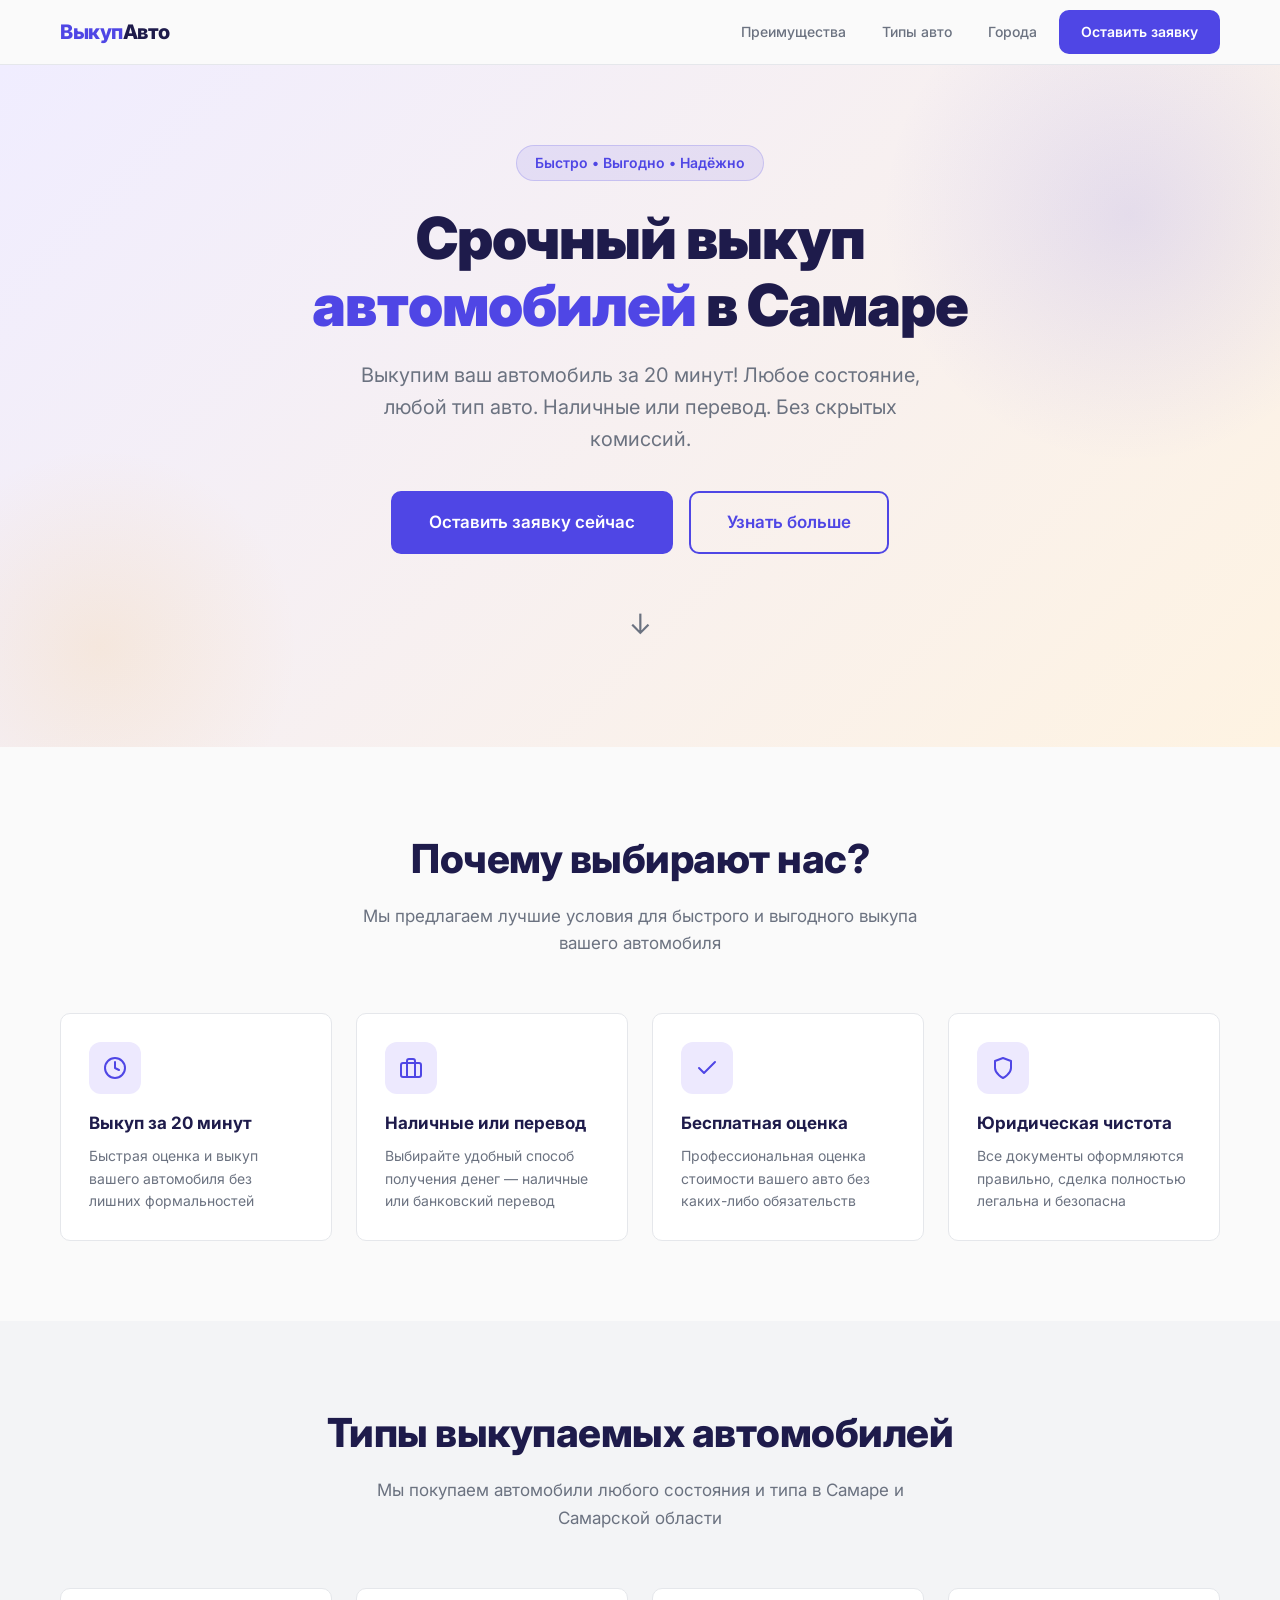
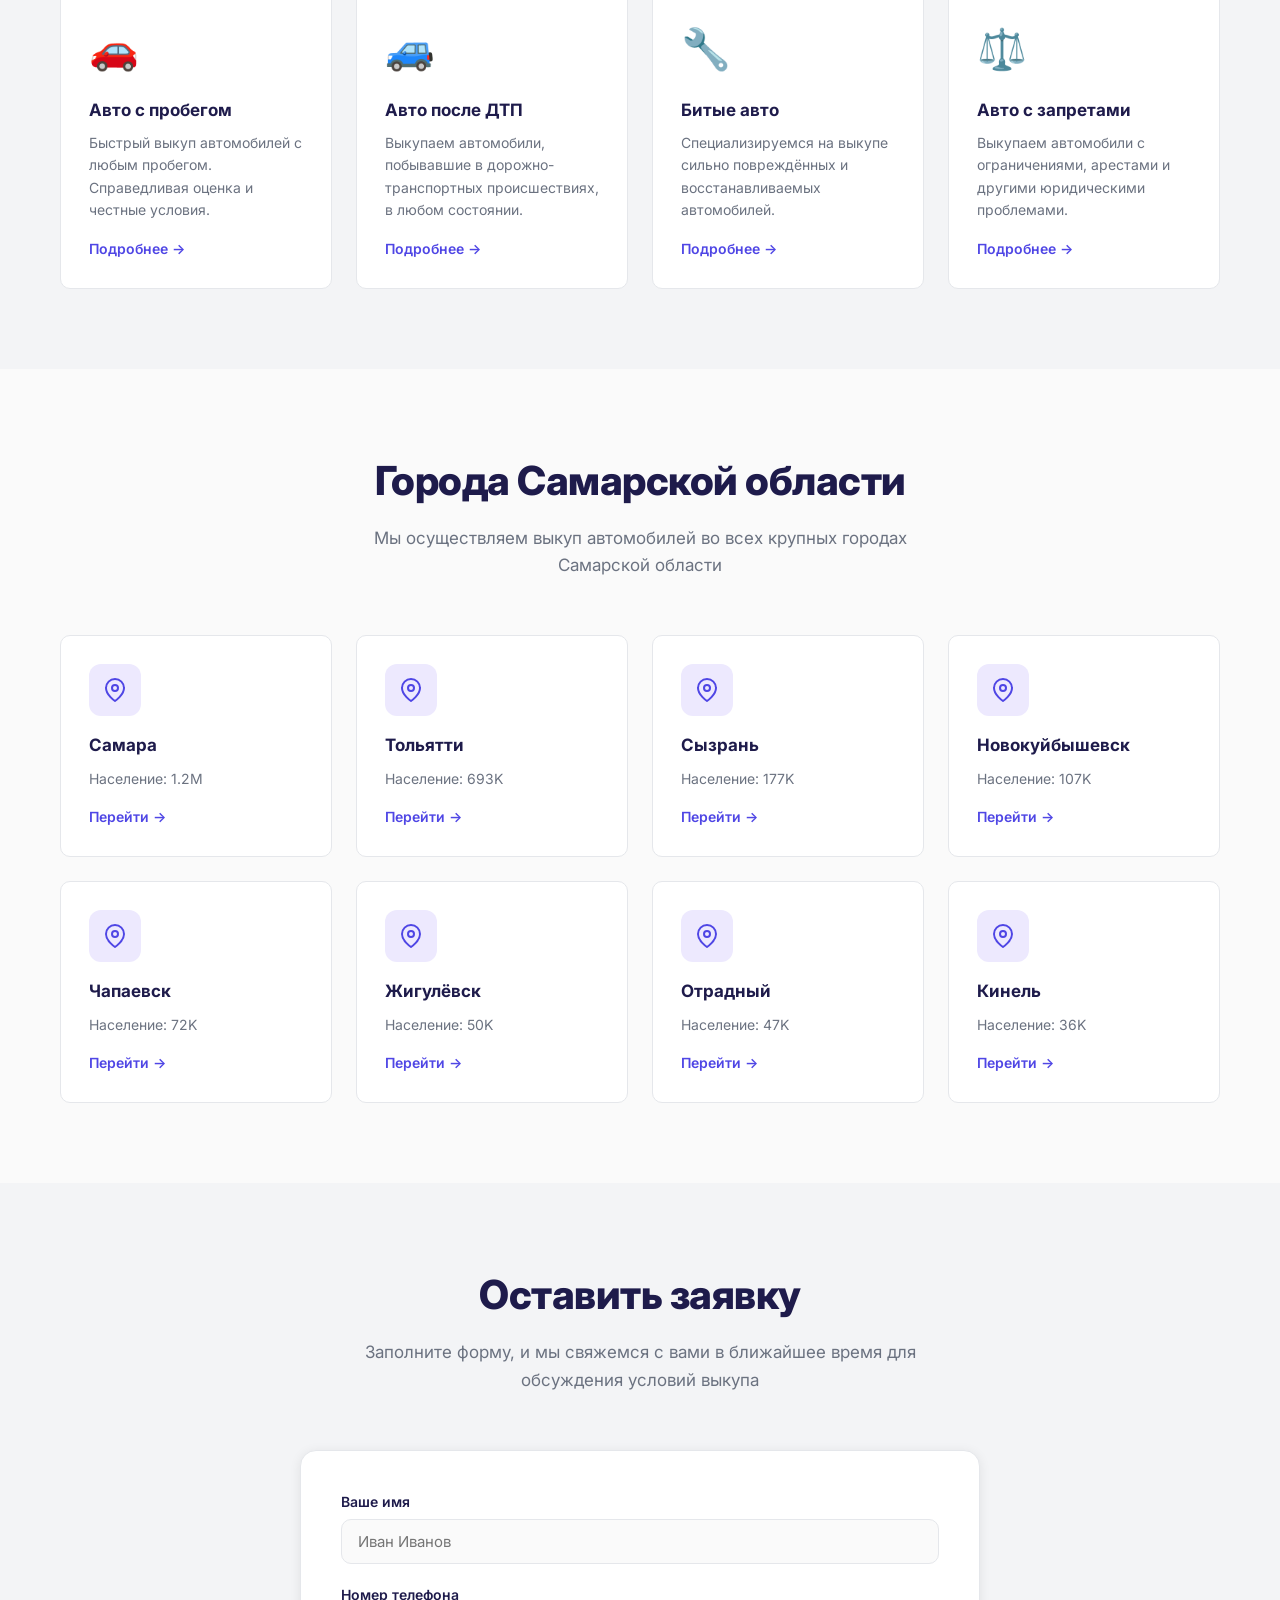
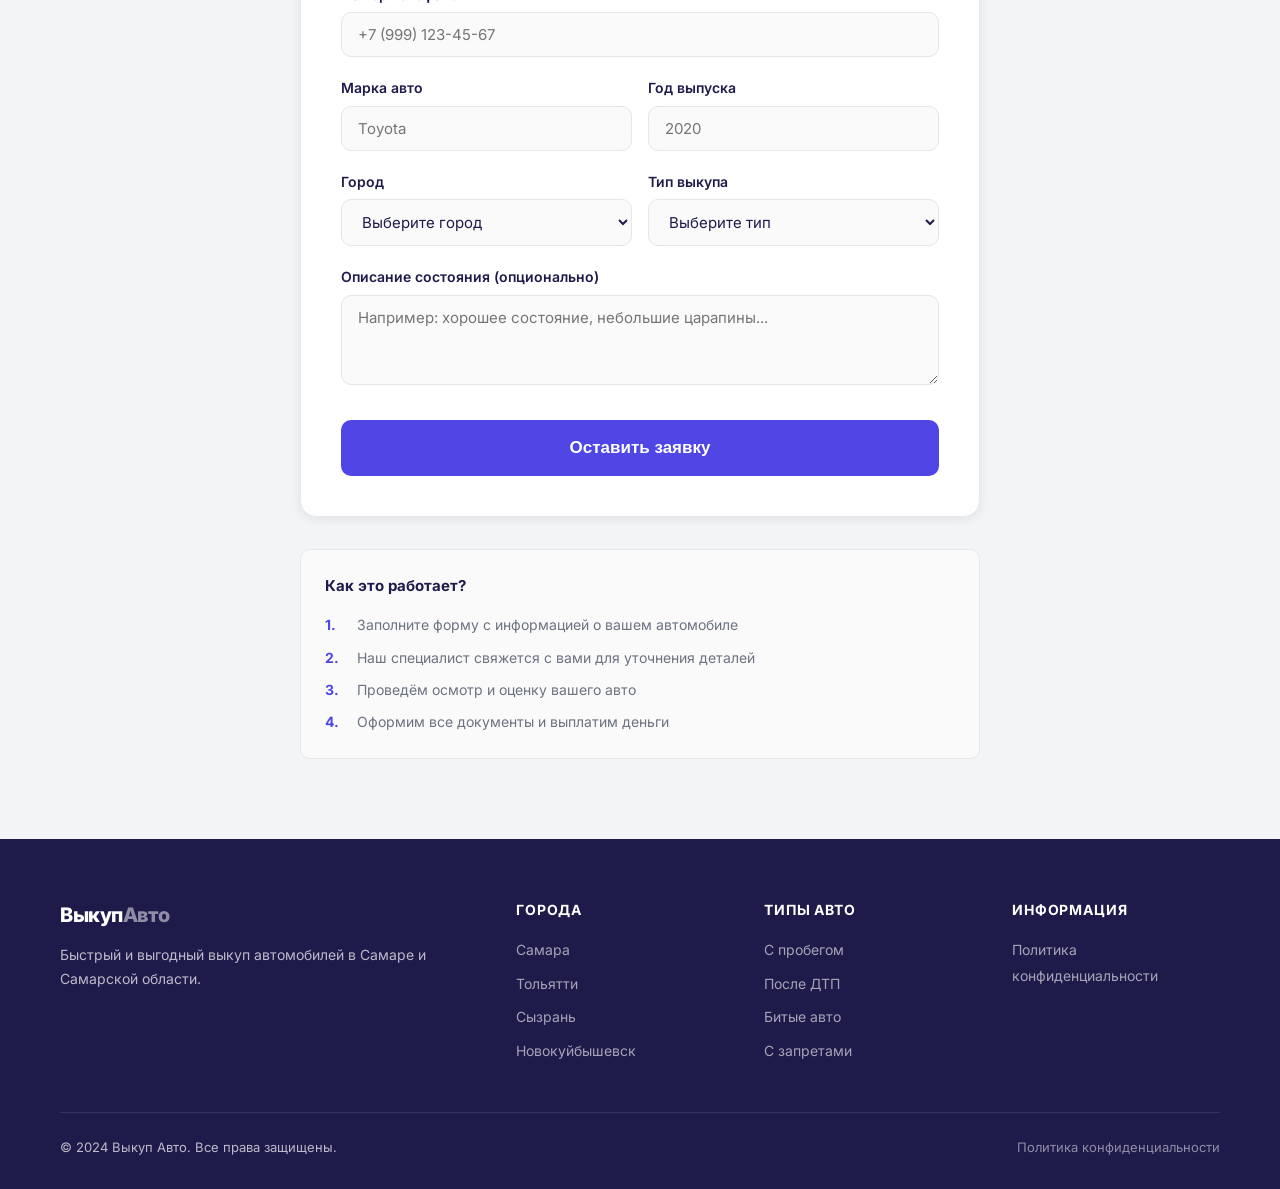
<file: index.html>
<!DOCTYPE html>
<html lang="ru">
<head>
<!-- Yandex.Metrika counter -->
<script type="text/javascript">
    (function(m,e,t,r,i,k,a){
        m[i]=m[i]||function(){(m[i].a=m[i].a||[]).push(arguments)};
        m[i].l=1*new Date();
        for (var j = 0; j < document.scripts.length; j++) {if (document.scripts[j].src === r) { return; }}
        k=e.createElement(t),a=e.getElementsByTagName(t)[0],k.async=1,k.src=r,a.parentNode.insertBefore(k,a)
    })(window, document,'script','https://mc.yandex.ru/metrika/tag.js?id=108881382', 'ym');

    ym(108881382, 'init', {ssr:true, webvisor:true, clickmap:true, ecommerce:"dataLayer", referrer: document.referrer, url: location.href, accurateTrackBounce:true, trackLinks:true});
</script>
<noscript><div><img src="https://mc.yandex.ru/watch/108881382" style="position:absolute; left:-9999px;" alt="" /></div></noscript>
<!-- /Yandex.Metrika counter -->
  <meta charset="UTF-8">
  <meta name="viewport" content="width=device-width, initial-scale=1.0">
  <title>Срочный выкуп авто в Самаре | Выкуп за 20 минут</title>
  <meta name="description" content="Быстрый выкуп автомобилей в Самаре и Самарской области. Выкупим ваше авто за 20 минут! Любое состояние, наличные или перевод. Бесплатная оценка.">
  <meta name="keywords" content="выкуп авто Самара, срочный выкуп автомобилей, выкуп авто с пробегом, выкуп авто после ДТП, выкуп битых авто">  <link rel="preconnect" href="https://fonts.googleapis.com">
  <link rel="preconnect" href="https://fonts.gstatic.com" crossorigin>
  <link href="https://fonts.googleapis.com/css2?family=Inter:wght@400;500;600;700;800;900&display=swap" rel="stylesheet">
  <link rel="stylesheet" href="style.css">
    
  <link rel="icon" type="image/png" href="images/icon.png" sizes="32x32" />
  <link rel="icon" type="image/png" href="images/icon.png" sizes="16x16" />
  <link rel="apple-touch-icon" href="images/icon.png" />
    
  <link rel="canonical" href="https://auto-vikup63.ru/">
</head>
<body>

<!-- ===== HEADER ===== -->
<header>
  <div class="container">
    <div class="header-inner">
      <a href="index.html" class="logo">Выкуп<span>Авто</span></a>
      <nav>
        <a href="#benefits">Преимущества</a>
        <a href="#car-types">Типы авто</a>
        <a href="#cities">Города</a>
        <a href="#form" class="btn btn-primary" style="padding:9px 20px;font-size:14px;">Оставить заявку</a>
      </nav>
      <button class="burger" id="burger" aria-label="Меню">
        <span></span><span></span><span></span>
      </button>
    </div>
  </div>
  <div class="mobile-menu" id="mobileMenu">
    <a href="#benefits">Преимущества</a>
    <a href="#car-types">Типы авто</a>
    <a href="#cities">Города</a>
    <div class="mobile-section-title">Города</div>
    <a href="samara.html">Самара</a>
    <a href="tolyatti.html">Тольятти</a>
    <a href="syzran.html">Сызрань</a>
    <a href="novokuybyshevsk.html">Новокуйбышевск</a>
    <div class="mobile-section-title">Типы авто</div>
    <a href="vykup-s-probegom.html">Авто с пробегом</a>
    <a href="vykup-posle-dtp.html">После ДТП</a>
    <a href="vykup-bityh.html">Битые авто</a>
    <a href="vykup-s-zapretami.html">С запретами</a>
    <a href="#form" class="btn btn-primary" style="margin-top:8px;">Оставить заявку</a>
  </div>
</header>

<!-- ===== HERO ===== -->
<section class="hero">
  <div class="container">
    <div class="hero-inner">
      <div class="hero-badge">Быстро • Выгодно • Надёжно</div>
      <h1>Срочный выкуп <span>автомобилей</span> в Самаре</h1>
      <p>Выкупим ваш автомобиль за 20 минут! Любое состояние, любой тип авто. Наличные или перевод. Без скрытых комиссий.</p>
      <div class="hero-btns">
        <a href="#form" class="btn btn-primary btn-lg" data-scroll-to="form">Оставить заявку сейчас</a>
        <a href="#benefits" class="btn btn-outline btn-lg" data-scroll-to="benefits">Узнать больше</a>
      </div>
      <div class="hero-scroll">↓</div>
    </div>
  </div>
</section>

<!-- ===== ПРЕИМУЩЕСТВА ===== -->
<section id="benefits">
  <div class="container">
    <div class="section-header">
      <h2>Почему выбирают нас?</h2>
      <p>Мы предлагаем лучшие условия для быстрого и выгодного выкупа вашего автомобиля</p>
    </div>
    <div class="grid-4">
      <div class="card">
        <div class="card-icon">
          <svg xmlns="http://www.w3.org/2000/svg" width="24" height="24" viewBox="0 0 24 24" fill="none" stroke="currentColor" stroke-width="2" stroke-linecap="round" stroke-linejoin="round"><circle cx="12" cy="12" r="10"/><polyline points="12 6 12 12 16 14"/></svg>
        </div>
        <h3>Выкуп за 20 минут</h3>
        <p>Быстрая оценка и выкуп вашего автомобиля без лишних формальностей</p>
      </div>
      <div class="card">
        <div class="card-icon">
          <svg xmlns="http://www.w3.org/2000/svg" width="24" height="24" viewBox="0 0 24 24" fill="none" stroke="currentColor" stroke-width="2" stroke-linecap="round" stroke-linejoin="round"><rect x="2" y="7" width="20" height="14" rx="2"/><path d="M16 21V5a2 2 0 0 0-2-2h-4a2 2 0 0 0-2 2v16"/></svg>
        </div>
        <h3>Наличные или перевод</h3>
        <p>Выбирайте удобный способ получения денег — наличные или банковский перевод</p>
      </div>
      <div class="card">
        <div class="card-icon">
          <svg xmlns="http://www.w3.org/2000/svg" width="24" height="24" viewBox="0 0 24 24" fill="none" stroke="currentColor" stroke-width="2" stroke-linecap="round" stroke-linejoin="round"><polyline points="20 6 9 17 4 12"/></svg>
        </div>
        <h3>Бесплатная оценка</h3>
        <p>Профессиональная оценка стоимости вашего авто без каких-либо обязательств</p>
      </div>
      <div class="card">
        <div class="card-icon">
          <svg xmlns="http://www.w3.org/2000/svg" width="24" height="24" viewBox="0 0 24 24" fill="none" stroke="currentColor" stroke-width="2" stroke-linecap="round" stroke-linejoin="round"><path d="M12 22s8-4 8-10V5l-8-3-8 3v7c0 6 8 10 8 10z"/></svg>
        </div>
        <h3>Юридическая чистота</h3>
        <p>Все документы оформляются правильно, сделка полностью легальна и безопасна</p>
      </div>
    </div>
  </div>
</section>

<!-- ===== ТИПЫ АВТО ===== -->
<section id="car-types" class="section-alt">
  <div class="container">
    <div class="section-header">
      <h2>Типы выкупаемых автомобилей</h2>
      <p>Мы покупаем автомобили любого состояния и типа в Самаре и Самарской области</p>
    </div>
    <div class="grid-4">
      <a href="vykup-s-probegom.html" class="card">
        <div class="card-emoji">🚗</div>
        <h3>Авто с пробегом</h3>
        <p>Быстрый выкуп автомобилей с любым пробегом. Справедливая оценка и честные условия.</p>
        <span class="card-link">Подробнее →</span>
      </a>
      <a href="vykup-posle-dtp.html" class="card">
        <div class="card-emoji">🚙</div>
        <h3>Авто после ДТП</h3>
        <p>Выкупаем автомобили, побывавшие в дорожно-транспортных происшествиях, в любом состоянии.</p>
        <span class="card-link">Подробнее →</span>
      </a>
      <a href="vykup-bityh.html" class="card">
        <div class="card-emoji">🔧</div>
        <h3>Битые авто</h3>
        <p>Специализируемся на выкупе сильно повреждённых и восстанавливаемых автомобилей.</p>
        <span class="card-link">Подробнее →</span>
      </a>
      <a href="vykup-s-zapretami.html" class="card">
        <div class="card-emoji">⚖️</div>
        <h3>Авто с запретами</h3>
        <p>Выкупаем автомобили с ограничениями, арестами и другими юридическими проблемами.</p>
        <span class="card-link">Подробнее →</span>
      </a>
    </div>
  </div>
</section>

<!-- ===== ГОРОДА ===== -->
<section id="cities">
  <div class="container">
    <div class="section-header">
      <h2>Города Самарской области</h2>
      <p>Мы осуществляем выкуп автомобилей во всех крупных городах Самарской области</p>
    </div>
    <div class="grid-4">
      <a href="samara.html" class="card">
        <div class="card-icon"><svg xmlns="http://www.w3.org/2000/svg" width="24" height="24" viewBox="0 0 24 24" fill="none" stroke="currentColor" stroke-width="2" stroke-linecap="round" stroke-linejoin="round"><path d="M21 10c0 7-9 13-9 13s-9-6-9-13a9 9 0 0 1 18 0z"/><circle cx="12" cy="10" r="3"/></svg></div>
        <h3>Самара</h3>
        <p>Население: 1.2M</p>
        <span class="card-link">Перейти →</span>
      </a>
      <a href="tolyatti.html" class="card">
        <div class="card-icon"><svg xmlns="http://www.w3.org/2000/svg" width="24" height="24" viewBox="0 0 24 24" fill="none" stroke="currentColor" stroke-width="2" stroke-linecap="round" stroke-linejoin="round"><path d="M21 10c0 7-9 13-9 13s-9-6-9-13a9 9 0 0 1 18 0z"/><circle cx="12" cy="10" r="3"/></svg></div>
        <h3>Тольятти</h3>
        <p>Население: 693K</p>
        <span class="card-link">Перейти →</span>
      </a>
      <a href="syzran.html" class="card">
        <div class="card-icon"><svg xmlns="http://www.w3.org/2000/svg" width="24" height="24" viewBox="0 0 24 24" fill="none" stroke="currentColor" stroke-width="2" stroke-linecap="round" stroke-linejoin="round"><path d="M21 10c0 7-9 13-9 13s-9-6-9-13a9 9 0 0 1 18 0z"/><circle cx="12" cy="10" r="3"/></svg></div>
        <h3>Сызрань</h3>
        <p>Население: 177K</p>
        <span class="card-link">Перейти →</span>
      </a>
      <a href="novokuybyshevsk.html" class="card">
        <div class="card-icon"><svg xmlns="http://www.w3.org/2000/svg" width="24" height="24" viewBox="0 0 24 24" fill="none" stroke="currentColor" stroke-width="2" stroke-linecap="round" stroke-linejoin="round"><path d="M21 10c0 7-9 13-9 13s-9-6-9-13a9 9 0 0 1 18 0z"/><circle cx="12" cy="10" r="3"/></svg></div>
        <h3>Новокуйбышевск</h3>
        <p>Население: 107K</p>
        <span class="card-link">Перейти →</span>
      </a>
      <a href="chapaevsk.html" class="card">
        <div class="card-icon"><svg xmlns="http://www.w3.org/2000/svg" width="24" height="24" viewBox="0 0 24 24" fill="none" stroke="currentColor" stroke-width="2" stroke-linecap="round" stroke-linejoin="round"><path d="M21 10c0 7-9 13-9 13s-9-6-9-13a9 9 0 0 1 18 0z"/><circle cx="12" cy="10" r="3"/></svg></div>
        <h3>Чапаевск</h3>
        <p>Население: 72K</p>
        <span class="card-link">Перейти →</span>
      </a>
      <a href="zhigulyovsk.html" class="card">
        <div class="card-icon"><svg xmlns="http://www.w3.org/2000/svg" width="24" height="24" viewBox="0 0 24 24" fill="none" stroke="currentColor" stroke-width="2" stroke-linecap="round" stroke-linejoin="round"><path d="M21 10c0 7-9 13-9 13s-9-6-9-13a9 9 0 0 1 18 0z"/><circle cx="12" cy="10" r="3"/></svg></div>
        <h3>Жигулёвск</h3>
        <p>Население: 50K</p>
        <span class="card-link">Перейти →</span>
      </a>
      <a href="otradny.html" class="card">
        <div class="card-icon"><svg xmlns="http://www.w3.org/2000/svg" width="24" height="24" viewBox="0 0 24 24" fill="none" stroke="currentColor" stroke-width="2" stroke-linecap="round" stroke-linejoin="round"><path d="M21 10c0 7-9 13-9 13s-9-6-9-13a9 9 0 0 1 18 0z"/><circle cx="12" cy="10" r="3"/></svg></div>
        <h3>Отрадный</h3>
        <p>Население: 47K</p>
        <span class="card-link">Перейти →</span>
      </a>
      <a href="kinel.html" class="card">
        <div class="card-icon"><svg xmlns="http://www.w3.org/2000/svg" width="24" height="24" viewBox="0 0 24 24" fill="none" stroke="currentColor" stroke-width="2" stroke-linecap="round" stroke-linejoin="round"><path d="M21 10c0 7-9 13-9 13s-9-6-9-13a9 9 0 0 1 18 0z"/><circle cx="12" cy="10" r="3"/></svg></div>
        <h3>Кинель</h3>
        <p>Население: 36K</p>
        <span class="card-link">Перейти →</span>
      </a>
    </div>
  </div>
</section>

<!-- ===== ФОРМА ===== -->
<section id="form" class="form-section">
  <div class="container">
    <div class="section-header">
      <h2>Оставить заявку</h2>
      <p>Заполните форму, и мы свяжемся с вами в ближайшее время для обсуждения условий выкупа</p>
    </div>
    <div class="form-wrapper">
      <div class="form-card">
        <div id="formSuccess" class="form-success">
          <div class="success-icon">✅</div>
          <h3>Заявка отправлена!</h3>
          <p>Мы свяжемся с вами в ближайшее время для обсуждения условий выкупа.</p>
        </div>
        <form id="applicationForm">
          <div class="form-group">
            <label for="name">Ваше имя</label>
            <input type="text" id="name" name="name" placeholder="Иван Иванов" autocomplete="name">
            <div class="form-error" id="nameError"></div>
          </div>
          <div class="form-group">
            <label for="phone">Номер телефона</label>
            <input type="tel" id="phone" name="phone" placeholder="+7 (999) 123-45-67" autocomplete="tel">
            <div class="form-error" id="phoneError"></div>
          </div>
          <div class="form-row">
            <div class="form-group">
              <label for="carMake">Марка авто</label>
              <input type="text" id="carMake" name="carMake" placeholder="Toyota">
              <div class="form-error" id="carMakeError"></div>
            </div>
            <div class="form-group">
              <label for="carYear">Год выпуска</label>
              <input type="number" id="carYear" name="carYear" placeholder="2020" min="1900" max="2026">
              <div class="form-error" id="carYearError"></div>
            </div>
          </div>
          <div class="form-row">
            <div class="form-group">
              <label for="city">Город</label>
              <select id="city" name="city">
                <option value="">Выберите город</option>
                <option value="Самара">Самара</option>
                <option value="Тольятти">Тольятти</option>
                <option value="Сызрань">Сызрань</option>
                <option value="Новокуйбышевск">Новокуйбышевск</option>
                <option value="Чапаевск">Чапаевск</option>
                <option value="Жигулёвск">Жигулёвск</option>
                <option value="Отрадный">Отрадный</option>
                <option value="Кинель">Кинель</option>
              </select>
            </div>
            <div class="form-group">
              <label for="carType">Тип выкупа</label>
              <select id="carType" name="carType">
                <option value="">Выберите тип</option>
                <option value="Выкуп авто с пробегом">Авто с пробегом</option>
                <option value="Выкуп авто после ДТП">После ДТП</option>
                <option value="Выкуп битых авто">Битые авто</option>
                <option value="Выкуп авто с запретами">С запретами</option>
              </select>
            </div>
          </div>
          <div class="form-group">
            <label for="description">Описание состояния (опционально)</label>
            <textarea id="description" name="description" placeholder="Например: хорошее состояние, небольшие царапины..."></textarea>
          </div>
          <button type="submit" class="btn btn-primary form-submit" id="submitBtn">
            Оставить заявку
          </button>
        </form>
      </div>

      <div class="how-it-works">
        <h3>Как это работает?</h3>
        <ol>
          <li><span>1.</span><span>Заполните форму с информацией о вашем автомобиле</span></li>
          <li><span>2.</span><span>Наш специалист свяжется с вами для уточнения деталей</span></li>
          <li><span>3.</span><span>Проведём осмотр и оценку вашего авто</span></li>
          <li><span>4.</span><span>Оформим все документы и выплатим деньги</span></li>
        </ol>
      </div>
    </div>
  </div>
</section>

<!-- ===== FOOTER ===== -->
<footer>
  <div class="container">
    <div class="footer-grid">
      <div class="footer-brand">
        <div class="logo">Выкуп<span style="color:rgba(255,255,255,0.5)">Авто</span></div>
        <p>Быстрый и выгодный выкуп автомобилей в Самаре и Самарской области.</p>
      </div>
      <div>
        <h4>Города</h4>
        <ul>
          <li><a href="samara.html">Самара</a></li>
          <li><a href="tolyatti.html">Тольятти</a></li>
          <li><a href="syzran.html">Сызрань</a></li>
          <li><a href="novokuybyshevsk.html">Новокуйбышевск</a></li>
        </ul>
      </div>
      <div>
        <h4>Типы авто</h4>
        <ul>
          <li><a href="vykup-s-probegom.html">С пробегом</a></li>
          <li><a href="vykup-posle-dtp.html">После ДТП</a></li>
          <li><a href="vykup-bityh.html">Битые авто</a></li>
          <li><a href="vykup-s-zapretami.html">С запретами</a></li>
        </ul>
      </div>
      <div>
        <h4>Информация</h4>
        <ul>
          <li><a href="privacy.html">Политика конфиденциальности</a></li>
        </ul>
      </div>
    </div>
    <div class="footer-bottom">
      <span>© 2024 Выкуп Авто. Все права защищены.</span>
      <a href="privacy.html">Политика конфиденциальности</a>
    </div>
  </div>
</footer>

<!-- Toast -->
<div class="toast" id="toast"></div>

<script src="script.js"></script>
</body>
</html>
</file>
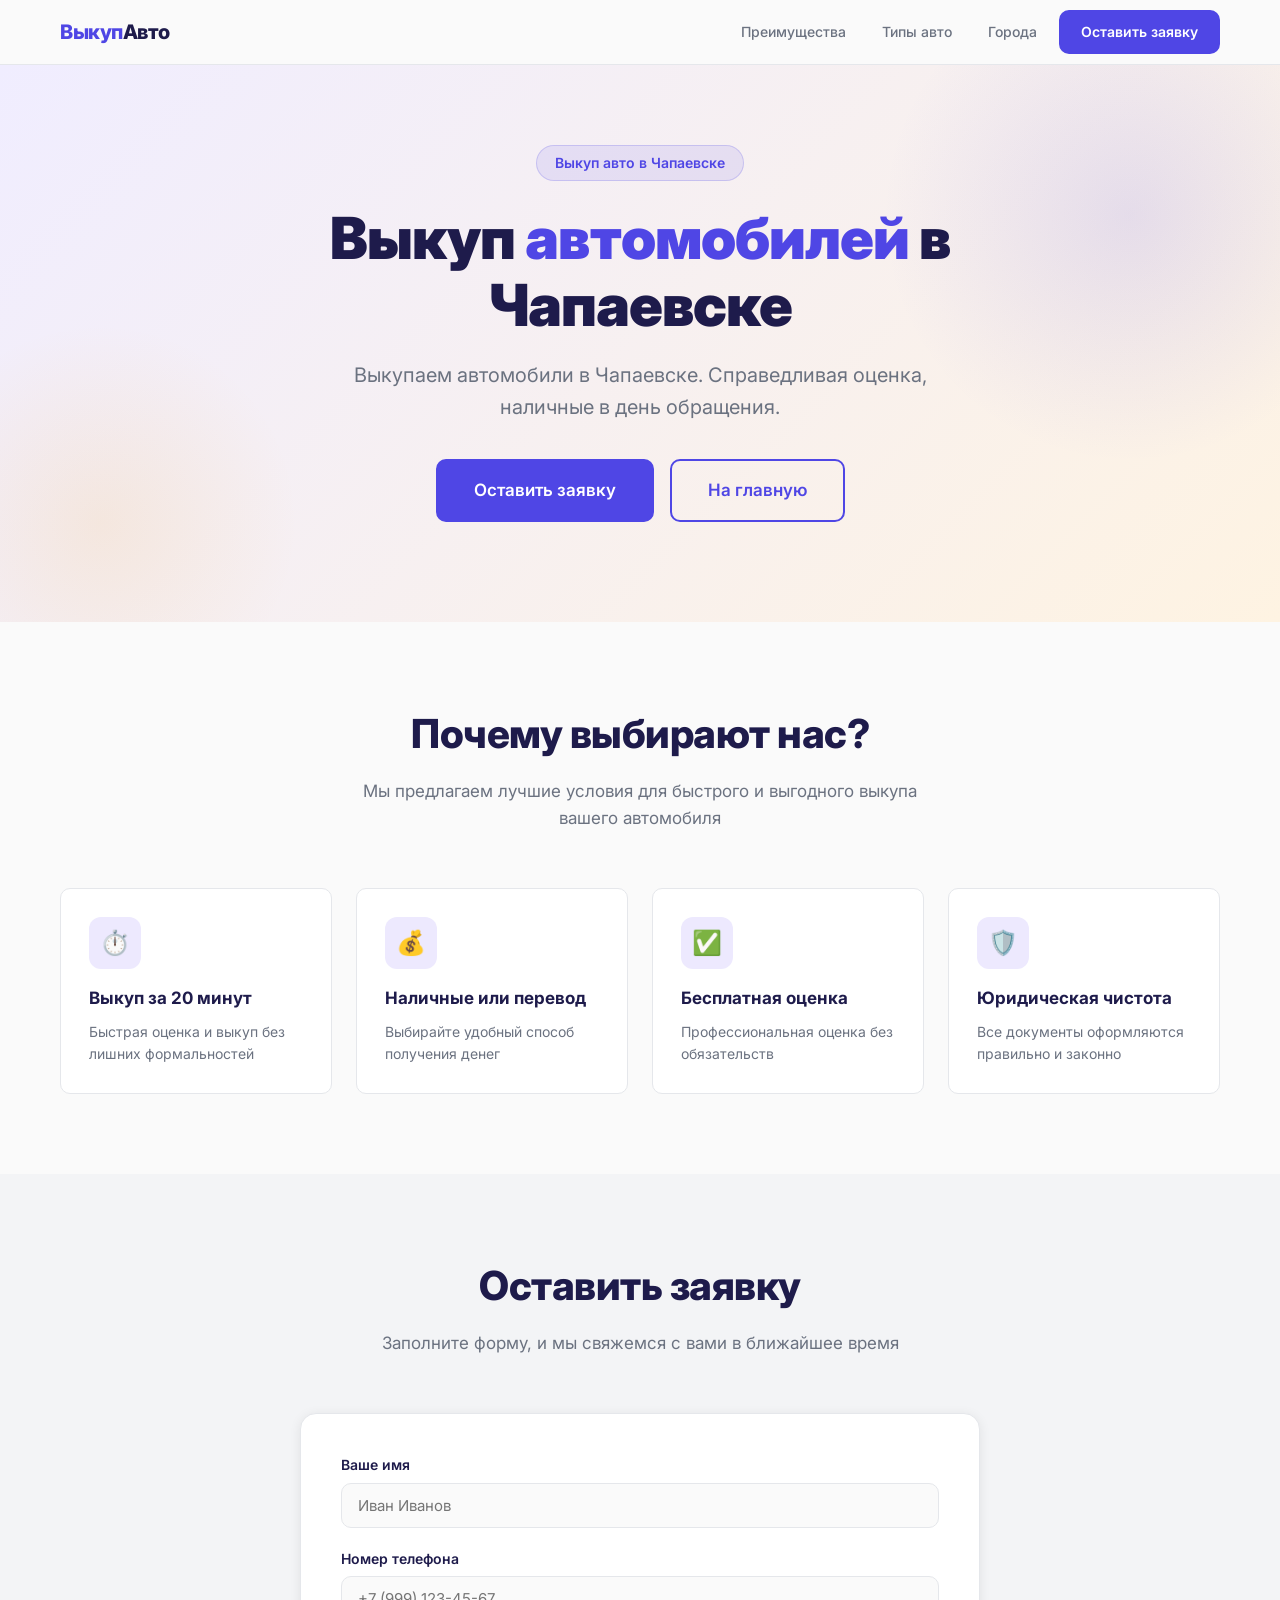
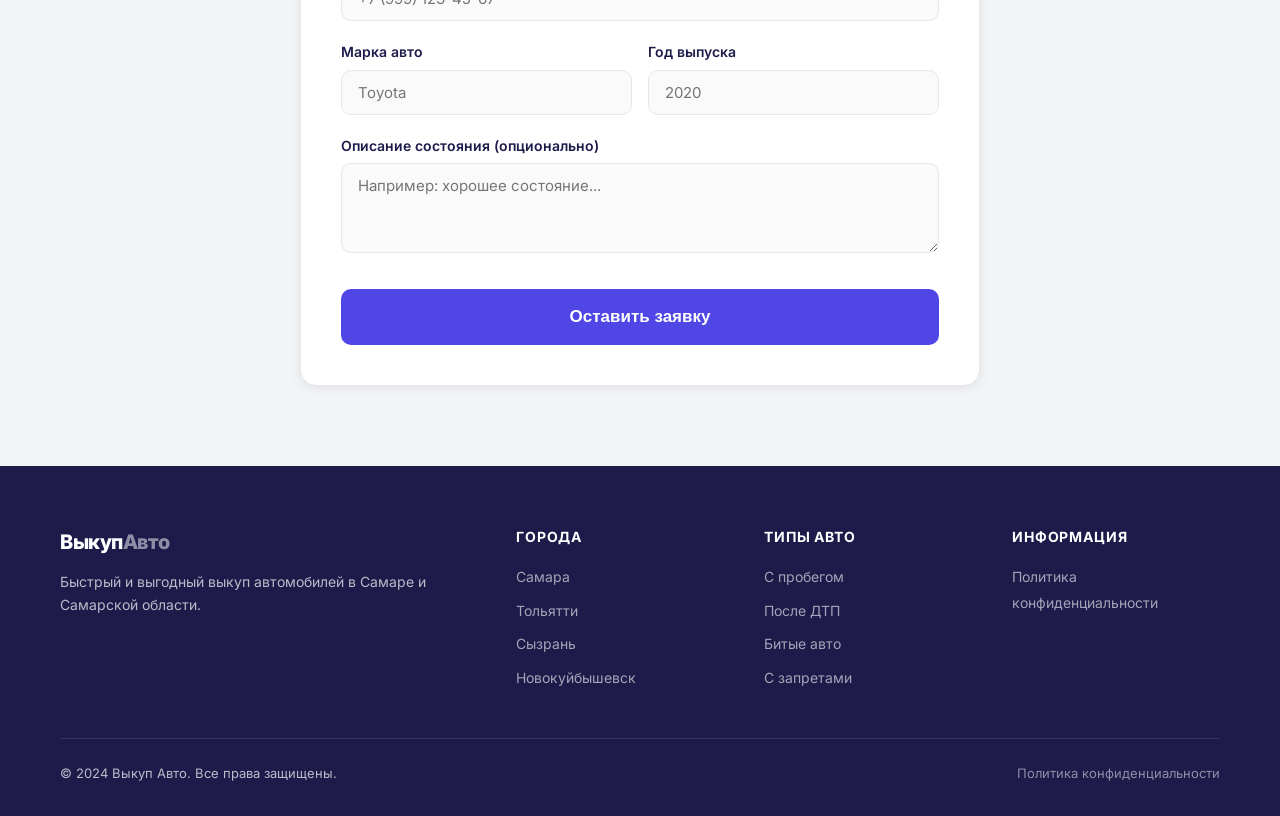
<file: chapaevsk.html>
<!DOCTYPE html>
<html lang="ru">
<head>
<!-- Yandex.Metrika counter -->
<script type="text/javascript">
    (function(m,e,t,r,i,k,a){
        m[i]=m[i]||function(){(m[i].a=m[i].a||[]).push(arguments)};
        m[i].l=1*new Date();
        for (var j = 0; j < document.scripts.length; j++) {if (document.scripts[j].src === r) { return; }}
        k=e.createElement(t),a=e.getElementsByTagName(t)[0],k.async=1,k.src=r,a.parentNode.insertBefore(k,a)
    })(window, document,'script','https://mc.yandex.ru/metrika/tag.js?id=108881382', 'ym');

    ym(108881382, 'init', {ssr:true, webvisor:true, clickmap:true, ecommerce:"dataLayer", referrer: document.referrer, url: location.href, accurateTrackBounce:true, trackLinks:true});
</script>
<noscript><div><img src="https://mc.yandex.ru/watch/108881382" style="position:absolute; left:-9999px;" alt="" /></div></noscript>
<!-- /Yandex.Metrika counter -->
  <meta charset="UTF-8">
  <meta name="viewport" content="width=device-width, initial-scale=1.0">
  <title>Выкуп авто в Чапаевске | Выкуп Авто Самара</title>
  <meta name="description" content="Срочный выкуп автомобилей в Чапаевске.">
  <link rel="preconnect" href="https://fonts.googleapis.com">
  <link href="https://fonts.googleapis.com/css2?family=Inter:wght@400;500;600;700;800;900&display=swap" rel="stylesheet">
  <link rel="stylesheet" href="style.css">
    
  <link rel="icon" type="image/png" href="images/icon.png" sizes="32x32" />
  <link rel="icon" type="image/png" href="images/icon.png" sizes="16x16" />
  <link rel="apple-touch-icon" href="images/icon.png" />
   
  <link rel="canonical" href="https://auto-vikup63.ru/chapaevsk/">
</head>
<body>
<header>
  <div class="container">
    <div class="header-inner">
      <a href="index.html" class="logo">Выкуп<span>Авто</span></a>
      <nav>
        <a href="index.html#benefits">Преимущества</a>
        <a href="index.html#car-types">Типы авто</a>
        <a href="index.html#cities">Города</a>
        <a href="#form" class="btn btn-primary" style="padding:9px 20px;font-size:14px;">Оставить заявку</a>
      </nav>
      <button class="burger" id="burger"><span></span><span></span><span></span></button>
    </div>
  </div>
  <div class="mobile-menu" id="mobileMenu">
    <a href="index.html">Главная</a>
    <a href="index.html#benefits">Преимущества</a>
    <a href="index.html#car-types">Типы авто</a>
    <a href="index.html#cities">Города</a>
    <a href="#form" class="btn btn-primary" style="margin-top:8px;">Оставить заявку</a>
  </div>
</header>

<section class="hero">
  <div class="container">
    <div class="hero-inner">
      <div class="hero-badge">Выкуп авто в Чапаевске</div>
      <h1>Выкуп <span>автомобилей</span> в Чапаевске</h1>
      <p>Выкупаем автомобили в Чапаевске. Справедливая оценка, наличные в день обращения.</p>
      <div class="hero-btns">
        <a href="#form" class="btn btn-primary btn-lg">Оставить заявку</a>
        <a href="index.html" class="btn btn-outline btn-lg">На главную</a>
      </div>
    </div>
  </div>
</section>

<section>
  <div class="container">
    <div class="section-header">
      <h2>Почему выбирают нас?</h2>
      <p>Мы предлагаем лучшие условия для быстрого и выгодного выкупа вашего автомобиля</p>
    </div>
    <div class="grid-4">
      <div class="card"><div class="card-icon">⏱️</div><h3>Выкуп за 20 минут</h3><p>Быстрая оценка и выкуп без лишних формальностей</p></div>
      <div class="card"><div class="card-icon">💰</div><h3>Наличные или перевод</h3><p>Выбирайте удобный способ получения денег</p></div>
      <div class="card"><div class="card-icon">✅</div><h3>Бесплатная оценка</h3><p>Профессиональная оценка без обязательств</p></div>
      <div class="card"><div class="card-icon">🛡️</div><h3>Юридическая чистота</h3><p>Все документы оформляются правильно и законно</p></div>
    </div>
  </div>
</section>

<section id="form" class="form-section">
  <div class="container">
    <div class="section-header">
      <h2>Оставить заявку</h2>
      <p>Заполните форму, и мы свяжемся с вами в ближайшее время</p>
    </div>
    <div class="form-wrapper">
      <div class="form-card">
        <div id="formSuccess" class="form-success">
          <div class="success-icon">✅</div>
          <h3>Заявка отправлена!</h3>
          <p>Мы свяжемся с вами в ближайшее время.</p>
        </div>
        <form id="applicationForm">
          <div class="form-group">
            <label for="name">Ваше имя</label>
            <input type="text" id="name" placeholder="Иван Иванов">
            <div class="form-error" id="nameError"></div>
          </div>
          <div class="form-group">
            <label for="phone">Номер телефона</label>
            <input type="tel" id="phone" placeholder="+7 (999) 123-45-67">
            <div class="form-error" id="phoneError"></div>
          </div>
          <div class="form-row">
            <div class="form-group">
              <label for="carMake">Марка авто</label>
              <input type="text" id="carMake" placeholder="Toyota">
              <div class="form-error" id="carMakeError"></div>
            </div>
            <div class="form-group">
              <label for="carYear">Год выпуска</label>
              <input type="number" id="carYear" placeholder="2020" min="1900" max="2026">
              <div class="form-error" id="carYearError"></div>
            </div>
          </div>
          <input type="hidden" id="city" value="Чапаевск">
          <input type="hidden" id="carType" value="">
          <div class="form-group">
            <label for="description">Описание состояния (опционально)</label>
            <textarea id="description" placeholder="Например: хорошее состояние..."></textarea>
          </div>
          <button type="submit" class="btn btn-primary form-submit" id="submitBtn">Оставить заявку</button>
        </form>
      </div>
    </div>
  </div>
</section>

<footer>
  <div class="container">
    <div class="footer-grid">
      <div class="footer-brand">
        <div class="logo">Выкуп<span style="color:rgba(255,255,255,0.5)">Авто</span></div>
        <p>Быстрый и выгодный выкуп автомобилей в Самаре и Самарской области.</p>
      </div>
      <div><h4>Города</h4><ul>
        <li><a href="samara.html">Самара</a></li>
        <li><a href="tolyatti.html">Тольятти</a></li>
        <li><a href="syzran.html">Сызрань</a></li>
        <li><a href="novokuybyshevsk.html">Новокуйбышевск</a></li>
      </ul></div>
      <div><h4>Типы авто</h4><ul>
        <li><a href="vykup-s-probegom.html">С пробегом</a></li>
        <li><a href="vykup-posle-dtp.html">После ДТП</a></li>
        <li><a href="vykup-bityh.html">Битые авто</a></li>
        <li><a href="vykup-s-zapretami.html">С запретами</a></li>
      </ul></div>
      <div><h4>Информация</h4><ul>
        <li><a href="privacy.html">Политика конфиденциальности</a></li>
      </ul></div>
    </div>
    <div class="footer-bottom">
      <span>© 2024 Выкуп Авто. Все права защищены.</span>
      <a href="privacy.html">Политика конфиденциальности</a>
    </div>
  </div>
</footer>
<div class="toast" id="toast"></div>
<script src="script.js"></script>
</body>
</html>
</file>
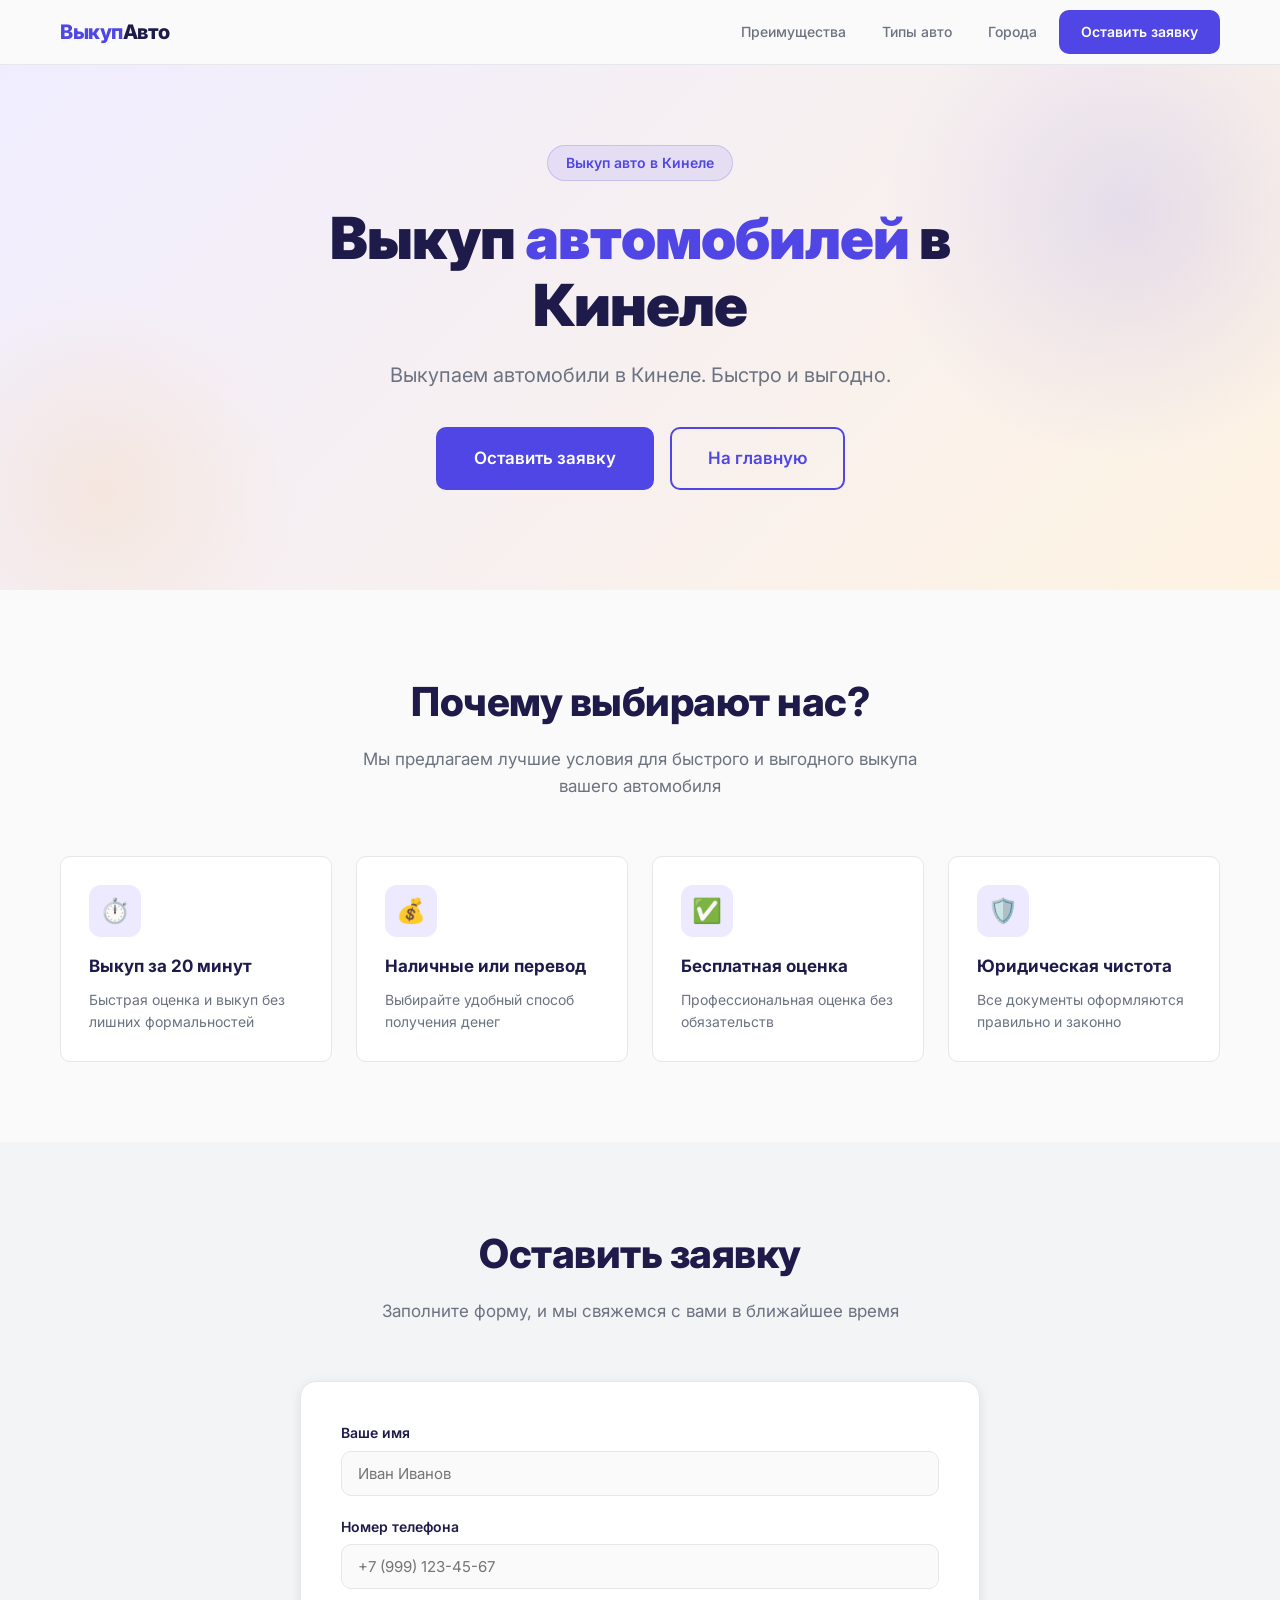
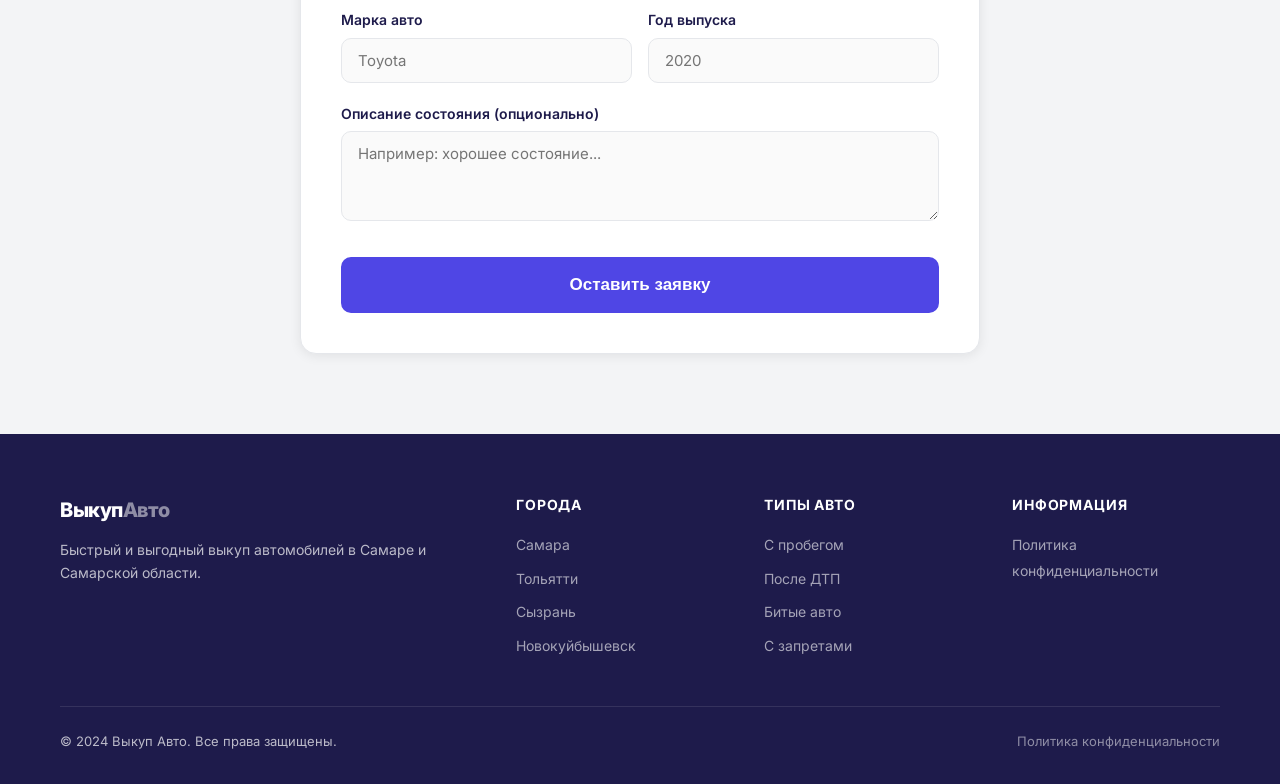
<file: kinel.html>
<!DOCTYPE html>
<html lang="ru">
<head>
<!-- Yandex.Metrika counter -->
<script type="text/javascript">
    (function(m,e,t,r,i,k,a){
        m[i]=m[i]||function(){(m[i].a=m[i].a||[]).push(arguments)};
        m[i].l=1*new Date();
        for (var j = 0; j < document.scripts.length; j++) {if (document.scripts[j].src === r) { return; }}
        k=e.createElement(t),a=e.getElementsByTagName(t)[0],k.async=1,k.src=r,a.parentNode.insertBefore(k,a)
    })(window, document,'script','https://mc.yandex.ru/metrika/tag.js?id=108881382', 'ym');

    ym(108881382, 'init', {ssr:true, webvisor:true, clickmap:true, ecommerce:"dataLayer", referrer: document.referrer, url: location.href, accurateTrackBounce:true, trackLinks:true});
</script>
<noscript><div><img src="https://mc.yandex.ru/watch/108881382" style="position:absolute; left:-9999px;" alt="" /></div></noscript>
<!-- /Yandex.Metrika counter -->
  <meta charset="UTF-8">
  <meta name="viewport" content="width=device-width, initial-scale=1.0">
  <title>Выкуп авто в Кинеле | Выкуп Авто Самара</title>
  <meta name="description" content="Срочный выкуп автомобилей в Кинеле.">
  <link rel="preconnect" href="https://fonts.googleapis.com">
  <link href="https://fonts.googleapis.com/css2?family=Inter:wght@400;500;600;700;800;900&display=swap" rel="stylesheet">
  <link rel="stylesheet" href="style.css">
    
  <link rel="icon" type="image/png" href="images/icon.png" sizes="32x32" />
  <link rel="icon" type="image/png" href="images/icon.png" sizes="16x16" />
  <link rel="apple-touch-icon" href="images/icon.png" />
   
  <link rel="canonical" href="https://auto-vikup63.ru/kinel/">
</head>
<body>
<header>
  <div class="container">
    <div class="header-inner">
      <a href="index.html" class="logo">Выкуп<span>Авто</span></a>
      <nav>
        <a href="index.html#benefits">Преимущества</a>
        <a href="index.html#car-types">Типы авто</a>
        <a href="index.html#cities">Города</a>
        <a href="#form" class="btn btn-primary" style="padding:9px 20px;font-size:14px;">Оставить заявку</a>
      </nav>
      <button class="burger" id="burger"><span></span><span></span><span></span></button>
    </div>
  </div>
  <div class="mobile-menu" id="mobileMenu">
    <a href="index.html">Главная</a>
    <a href="index.html#benefits">Преимущества</a>
    <a href="index.html#car-types">Типы авто</a>
    <a href="index.html#cities">Города</a>
    <a href="#form" class="btn btn-primary" style="margin-top:8px;">Оставить заявку</a>
  </div>
</header>

<section class="hero">
  <div class="container">
    <div class="hero-inner">
      <div class="hero-badge">Выкуп авто в Кинеле</div>
      <h1>Выкуп <span>автомобилей</span> в Кинеле</h1>
      <p>Выкупаем автомобили в Кинеле. Быстро и выгодно.</p>
      <div class="hero-btns">
        <a href="#form" class="btn btn-primary btn-lg">Оставить заявку</a>
        <a href="index.html" class="btn btn-outline btn-lg">На главную</a>
      </div>
    </div>
  </div>
</section>

<section>
  <div class="container">
    <div class="section-header">
      <h2>Почему выбирают нас?</h2>
      <p>Мы предлагаем лучшие условия для быстрого и выгодного выкупа вашего автомобиля</p>
    </div>
    <div class="grid-4">
      <div class="card"><div class="card-icon">⏱️</div><h3>Выкуп за 20 минут</h3><p>Быстрая оценка и выкуп без лишних формальностей</p></div>
      <div class="card"><div class="card-icon">💰</div><h3>Наличные или перевод</h3><p>Выбирайте удобный способ получения денег</p></div>
      <div class="card"><div class="card-icon">✅</div><h3>Бесплатная оценка</h3><p>Профессиональная оценка без обязательств</p></div>
      <div class="card"><div class="card-icon">🛡️</div><h3>Юридическая чистота</h3><p>Все документы оформляются правильно и законно</p></div>
    </div>
  </div>
</section>

<section id="form" class="form-section">
  <div class="container">
    <div class="section-header">
      <h2>Оставить заявку</h2>
      <p>Заполните форму, и мы свяжемся с вами в ближайшее время</p>
    </div>
    <div class="form-wrapper">
      <div class="form-card">
        <div id="formSuccess" class="form-success">
          <div class="success-icon">✅</div>
          <h3>Заявка отправлена!</h3>
          <p>Мы свяжемся с вами в ближайшее время.</p>
        </div>
        <form id="applicationForm">
          <div class="form-group">
            <label for="name">Ваше имя</label>
            <input type="text" id="name" placeholder="Иван Иванов">
            <div class="form-error" id="nameError"></div>
          </div>
          <div class="form-group">
            <label for="phone">Номер телефона</label>
            <input type="tel" id="phone" placeholder="+7 (999) 123-45-67">
            <div class="form-error" id="phoneError"></div>
          </div>
          <div class="form-row">
            <div class="form-group">
              <label for="carMake">Марка авто</label>
              <input type="text" id="carMake" placeholder="Toyota">
              <div class="form-error" id="carMakeError"></div>
            </div>
            <div class="form-group">
              <label for="carYear">Год выпуска</label>
              <input type="number" id="carYear" placeholder="2020" min="1900" max="2026">
              <div class="form-error" id="carYearError"></div>
            </div>
          </div>
          <input type="hidden" id="city" value="Кинель">
          <input type="hidden" id="carType" value="">
          <div class="form-group">
            <label for="description">Описание состояния (опционально)</label>
            <textarea id="description" placeholder="Например: хорошее состояние..."></textarea>
          </div>
          <button type="submit" class="btn btn-primary form-submit" id="submitBtn">Оставить заявку</button>
        </form>
      </div>
    </div>
  </div>
</section>

<footer>
  <div class="container">
    <div class="footer-grid">
      <div class="footer-brand">
        <div class="logo">Выкуп<span style="color:rgba(255,255,255,0.5)">Авто</span></div>
        <p>Быстрый и выгодный выкуп автомобилей в Самаре и Самарской области.</p>
      </div>
      <div><h4>Города</h4><ul>
        <li><a href="samara.html">Самара</a></li>
        <li><a href="tolyatti.html">Тольятти</a></li>
        <li><a href="syzran.html">Сызрань</a></li>
        <li><a href="novokuybyshevsk.html">Новокуйбышевск</a></li>
      </ul></div>
      <div><h4>Типы авто</h4><ul>
        <li><a href="vykup-s-probegom.html">С пробегом</a></li>
        <li><a href="vykup-posle-dtp.html">После ДТП</a></li>
        <li><a href="vykup-bityh.html">Битые авто</a></li>
        <li><a href="vykup-s-zapretami.html">С запретами</a></li>
      </ul></div>
      <div><h4>Информация</h4><ul>
        <li><a href="privacy.html">Политика конфиденциальности</a></li>
      </ul></div>
    </div>
    <div class="footer-bottom">
      <span>© 2024 Выкуп Авто. Все права защищены.</span>
      <a href="privacy.html">Политика конфиденциальности</a>
    </div>
  </div>
</footer>
<div class="toast" id="toast"></div>
<script src="script.js"></script>
</body>
</html>
</file>
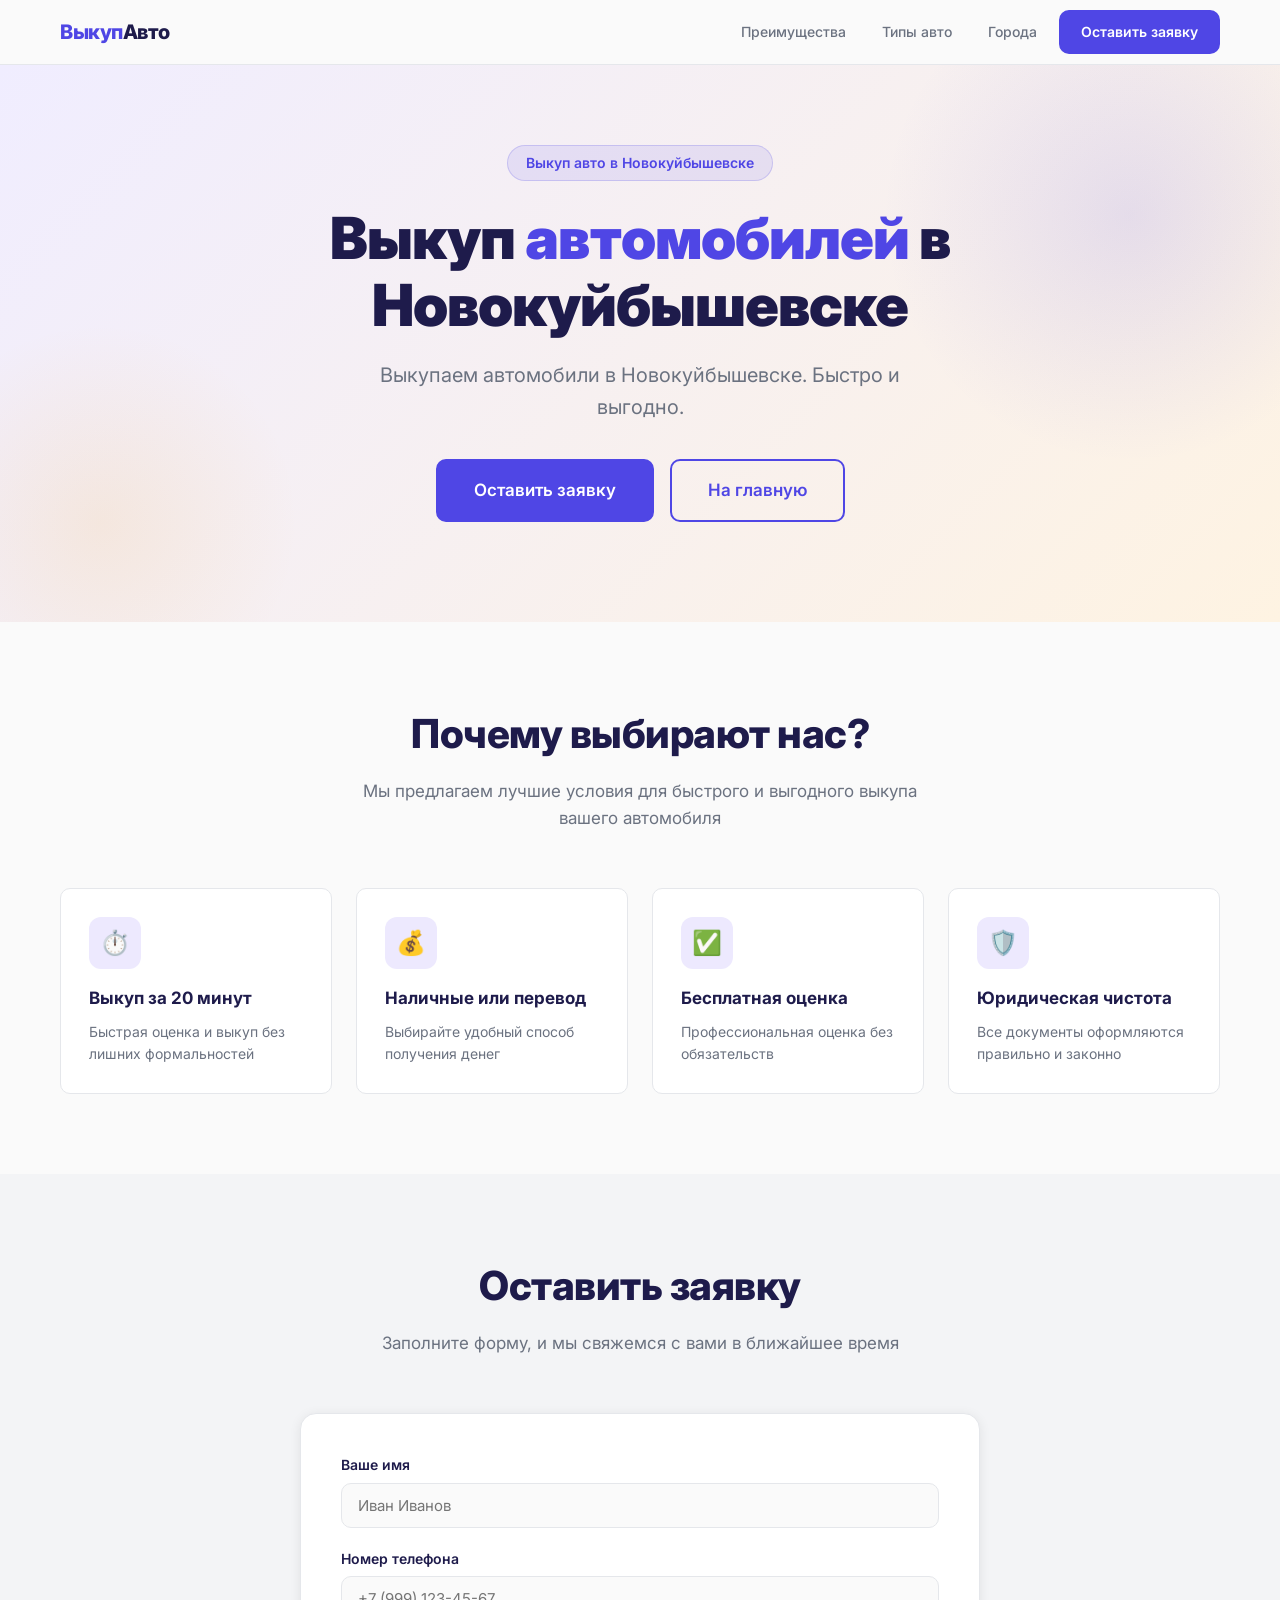
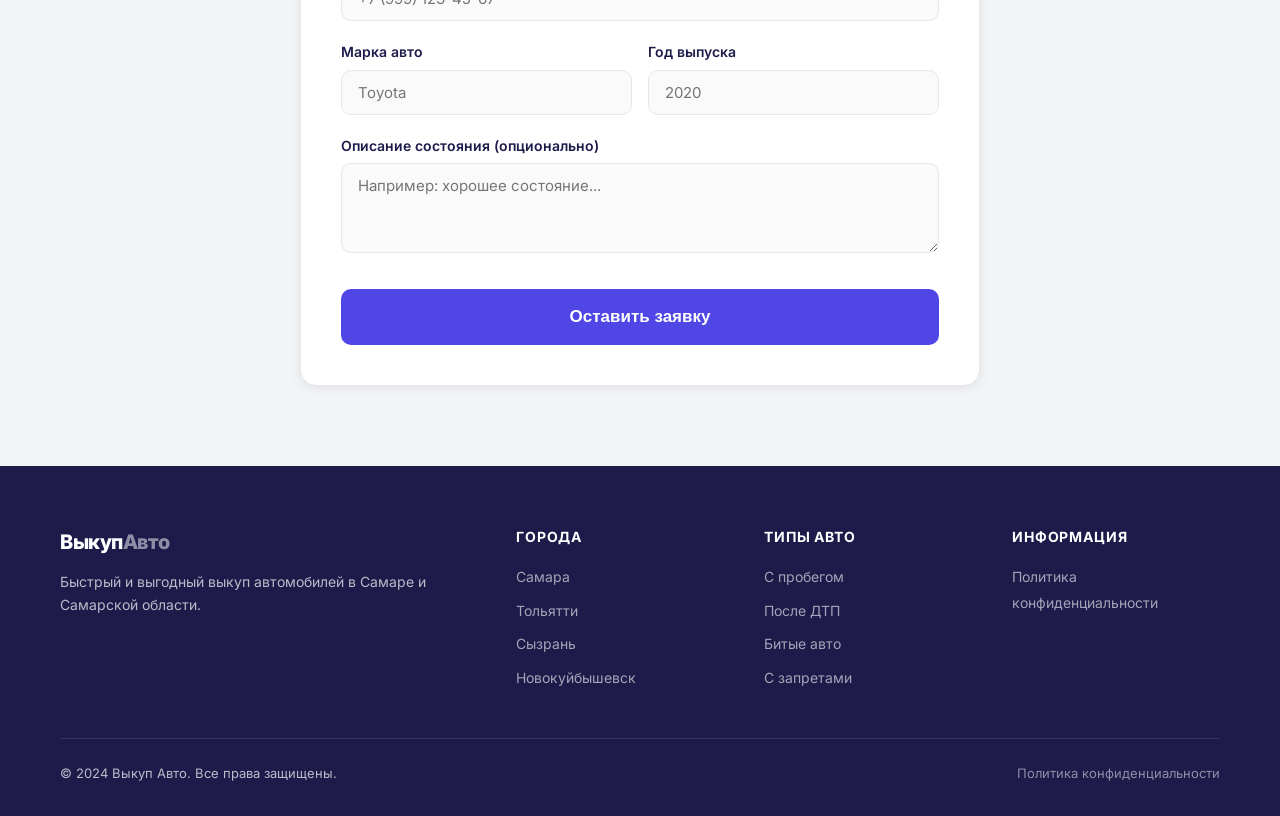
<file: novokuybyshevsk.html>
<!DOCTYPE html>
<html lang="ru">
<head>
<!-- Yandex.Metrika counter -->
<script type="text/javascript">
    (function(m,e,t,r,i,k,a){
        m[i]=m[i]||function(){(m[i].a=m[i].a||[]).push(arguments)};
        m[i].l=1*new Date();
        for (var j = 0; j < document.scripts.length; j++) {if (document.scripts[j].src === r) { return; }}
        k=e.createElement(t),a=e.getElementsByTagName(t)[0],k.async=1,k.src=r,a.parentNode.insertBefore(k,a)
    })(window, document,'script','https://mc.yandex.ru/metrika/tag.js?id=108881382', 'ym');

    ym(108881382, 'init', {ssr:true, webvisor:true, clickmap:true, ecommerce:"dataLayer", referrer: document.referrer, url: location.href, accurateTrackBounce:true, trackLinks:true});
</script>
<noscript><div><img src="https://mc.yandex.ru/watch/108881382" style="position:absolute; left:-9999px;" alt="" /></div></noscript>
<!-- /Yandex.Metrika counter -->
  <meta charset="UTF-8">
  <meta name="viewport" content="width=device-width, initial-scale=1.0">
  <title>Выкуп авто в Новокуйбышевске | Выкуп Авто Самара</title>
  <meta name="description" content="Срочный выкуп автомобилей в Новокуйбышевске.">
  <link rel="preconnect" href="https://fonts.googleapis.com">
  <link href="https://fonts.googleapis.com/css2?family=Inter:wght@400;500;600;700;800;900&display=swap" rel="stylesheet">
  <link rel="stylesheet" href="style.css">
    
  <link rel="icon" type="image/png" href="images/icon.png" sizes="32x32" />
  <link rel="icon" type="image/png" href="images/icon.png" sizes="16x16" />
  <link rel="apple-touch-icon" href="images/icon.png" />
   
  <link rel="canonical" href="https://auto-vikup63.ru/novokuybyshevsk/">
</head>
<body>
<header>
  <div class="container">
    <div class="header-inner">
      <a href="index.html" class="logo">Выкуп<span>Авто</span></a>
      <nav>
        <a href="index.html#benefits">Преимущества</a>
        <a href="index.html#car-types">Типы авто</a>
        <a href="index.html#cities">Города</a>
        <a href="#form" class="btn btn-primary" style="padding:9px 20px;font-size:14px;">Оставить заявку</a>
      </nav>
      <button class="burger" id="burger"><span></span><span></span><span></span></button>
    </div>
  </div>
  <div class="mobile-menu" id="mobileMenu">
    <a href="index.html">Главная</a>
    <a href="index.html#benefits">Преимущества</a>
    <a href="index.html#car-types">Типы авто</a>
    <a href="index.html#cities">Города</a>
    <a href="#form" class="btn btn-primary" style="margin-top:8px;">Оставить заявку</a>
  </div>
</header>

<section class="hero">
  <div class="container">
    <div class="hero-inner">
      <div class="hero-badge">Выкуп авто в Новокуйбышевске</div>
      <h1>Выкуп <span>автомобилей</span> в Новокуйбышевске</h1>
      <p>Выкупаем автомобили в Новокуйбышевске. Быстро и выгодно.</p>
      <div class="hero-btns">
        <a href="#form" class="btn btn-primary btn-lg">Оставить заявку</a>
        <a href="index.html" class="btn btn-outline btn-lg">На главную</a>
      </div>
    </div>
  </div>
</section>

<section>
  <div class="container">
    <div class="section-header">
      <h2>Почему выбирают нас?</h2>
      <p>Мы предлагаем лучшие условия для быстрого и выгодного выкупа вашего автомобиля</p>
    </div>
    <div class="grid-4">
      <div class="card"><div class="card-icon">⏱️</div><h3>Выкуп за 20 минут</h3><p>Быстрая оценка и выкуп без лишних формальностей</p></div>
      <div class="card"><div class="card-icon">💰</div><h3>Наличные или перевод</h3><p>Выбирайте удобный способ получения денег</p></div>
      <div class="card"><div class="card-icon">✅</div><h3>Бесплатная оценка</h3><p>Профессиональная оценка без обязательств</p></div>
      <div class="card"><div class="card-icon">🛡️</div><h3>Юридическая чистота</h3><p>Все документы оформляются правильно и законно</p></div>
    </div>
  </div>
</section>

<section id="form" class="form-section">
  <div class="container">
    <div class="section-header">
      <h2>Оставить заявку</h2>
      <p>Заполните форму, и мы свяжемся с вами в ближайшее время</p>
    </div>
    <div class="form-wrapper">
      <div class="form-card">
        <div id="formSuccess" class="form-success">
          <div class="success-icon">✅</div>
          <h3>Заявка отправлена!</h3>
          <p>Мы свяжемся с вами в ближайшее время.</p>
        </div>
        <form id="applicationForm">
          <div class="form-group">
            <label for="name">Ваше имя</label>
            <input type="text" id="name" placeholder="Иван Иванов">
            <div class="form-error" id="nameError"></div>
          </div>
          <div class="form-group">
            <label for="phone">Номер телефона</label>
            <input type="tel" id="phone" placeholder="+7 (999) 123-45-67">
            <div class="form-error" id="phoneError"></div>
          </div>
          <div class="form-row">
            <div class="form-group">
              <label for="carMake">Марка авто</label>
              <input type="text" id="carMake" placeholder="Toyota">
              <div class="form-error" id="carMakeError"></div>
            </div>
            <div class="form-group">
              <label for="carYear">Год выпуска</label>
              <input type="number" id="carYear" placeholder="2020" min="1900" max="2026">
              <div class="form-error" id="carYearError"></div>
            </div>
          </div>
          <input type="hidden" id="city" value="Новокуйбышевск">
          <input type="hidden" id="carType" value="">
          <div class="form-group">
            <label for="description">Описание состояния (опционально)</label>
            <textarea id="description" placeholder="Например: хорошее состояние..."></textarea>
          </div>
          <button type="submit" class="btn btn-primary form-submit" id="submitBtn">Оставить заявку</button>
        </form>
      </div>
    </div>
  </div>
</section>

<footer>
  <div class="container">
    <div class="footer-grid">
      <div class="footer-brand">
        <div class="logo">Выкуп<span style="color:rgba(255,255,255,0.5)">Авто</span></div>
        <p>Быстрый и выгодный выкуп автомобилей в Самаре и Самарской области.</p>
      </div>
      <div><h4>Города</h4><ul>
        <li><a href="samara.html">Самара</a></li>
        <li><a href="tolyatti.html">Тольятти</a></li>
        <li><a href="syzran.html">Сызрань</a></li>
        <li><a href="novokuybyshevsk.html">Новокуйбышевск</a></li>
      </ul></div>
      <div><h4>Типы авто</h4><ul>
        <li><a href="vykup-s-probegom.html">С пробегом</a></li>
        <li><a href="vykup-posle-dtp.html">После ДТП</a></li>
        <li><a href="vykup-bityh.html">Битые авто</a></li>
        <li><a href="vykup-s-zapretami.html">С запретами</a></li>
      </ul></div>
      <div><h4>Информация</h4><ul>
        <li><a href="privacy.html">Политика конфиденциальности</a></li>
      </ul></div>
    </div>
    <div class="footer-bottom">
      <span>© 2024 Выкуп Авто. Все права защищены.</span>
      <a href="privacy.html">Политика конфиденциальности</a>
    </div>
  </div>
</footer>
<div class="toast" id="toast"></div>
<script src="script.js"></script>
</body>
</html>
</file>
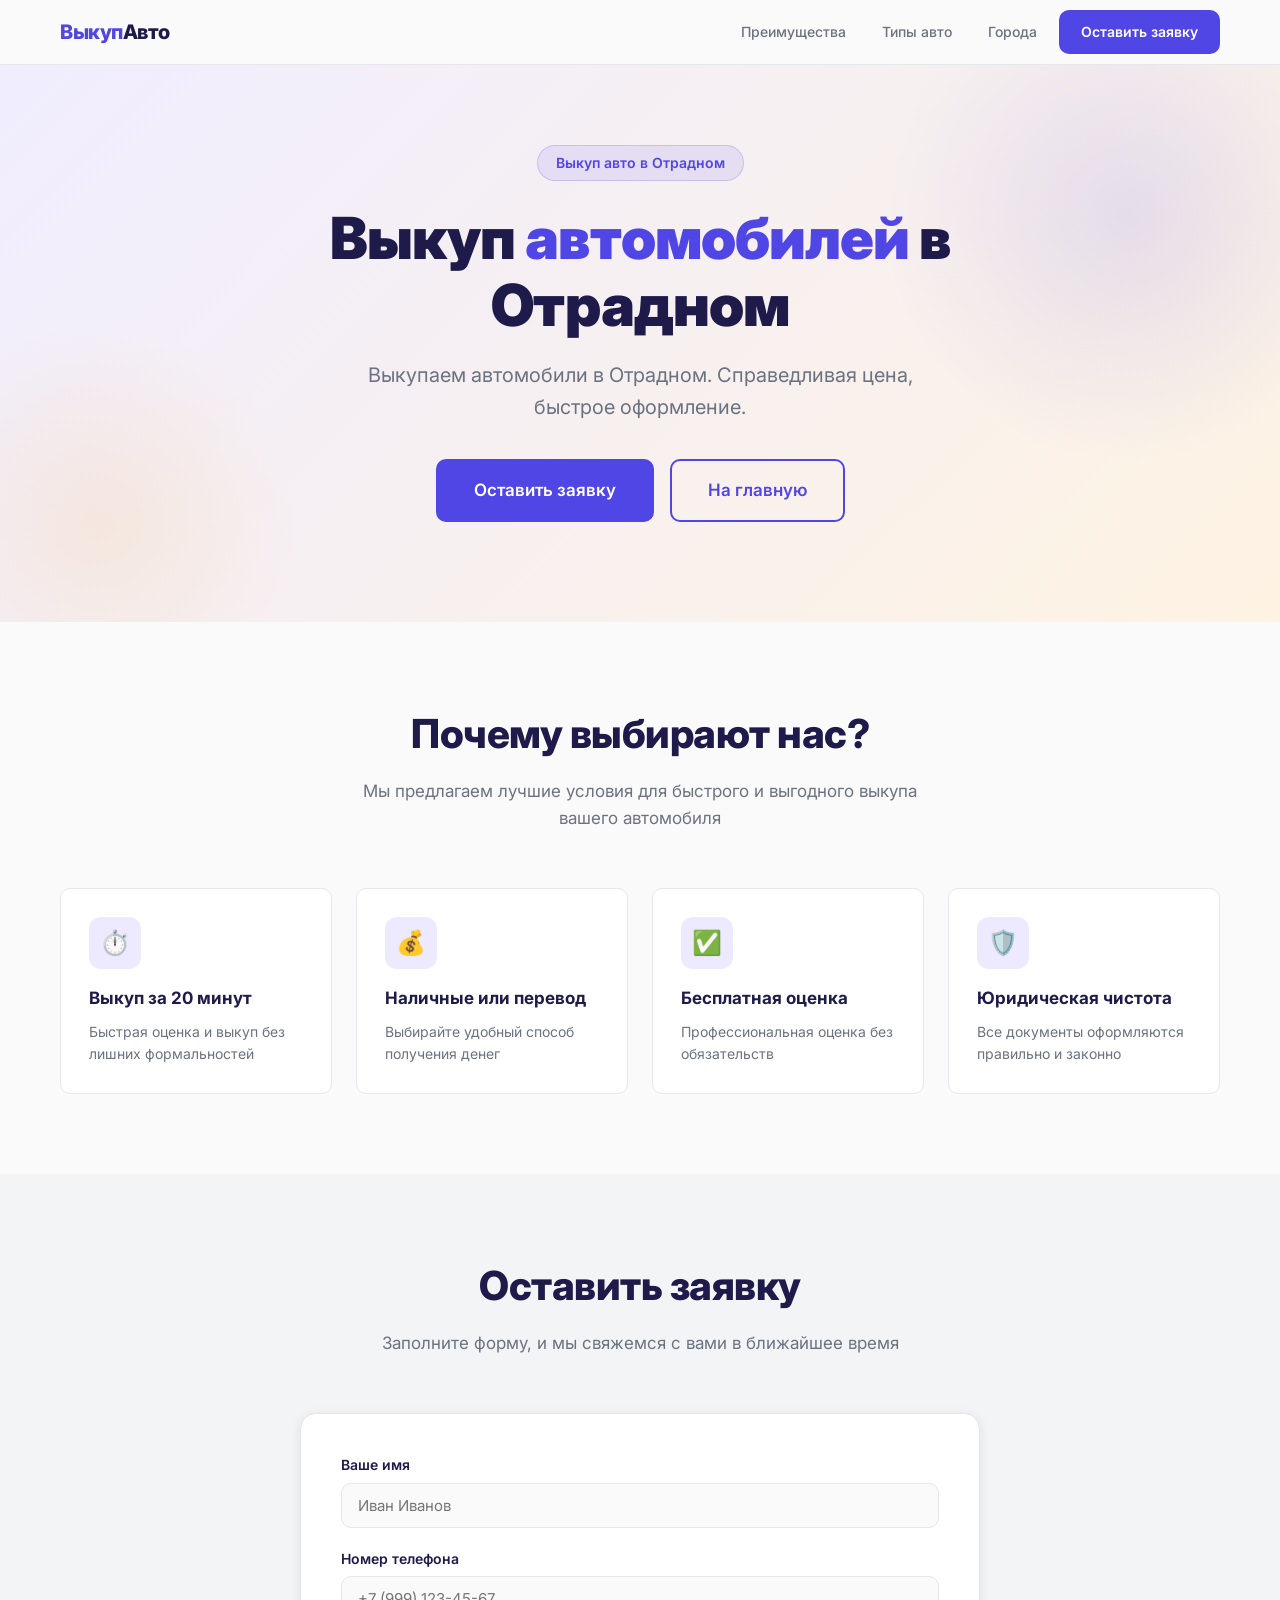
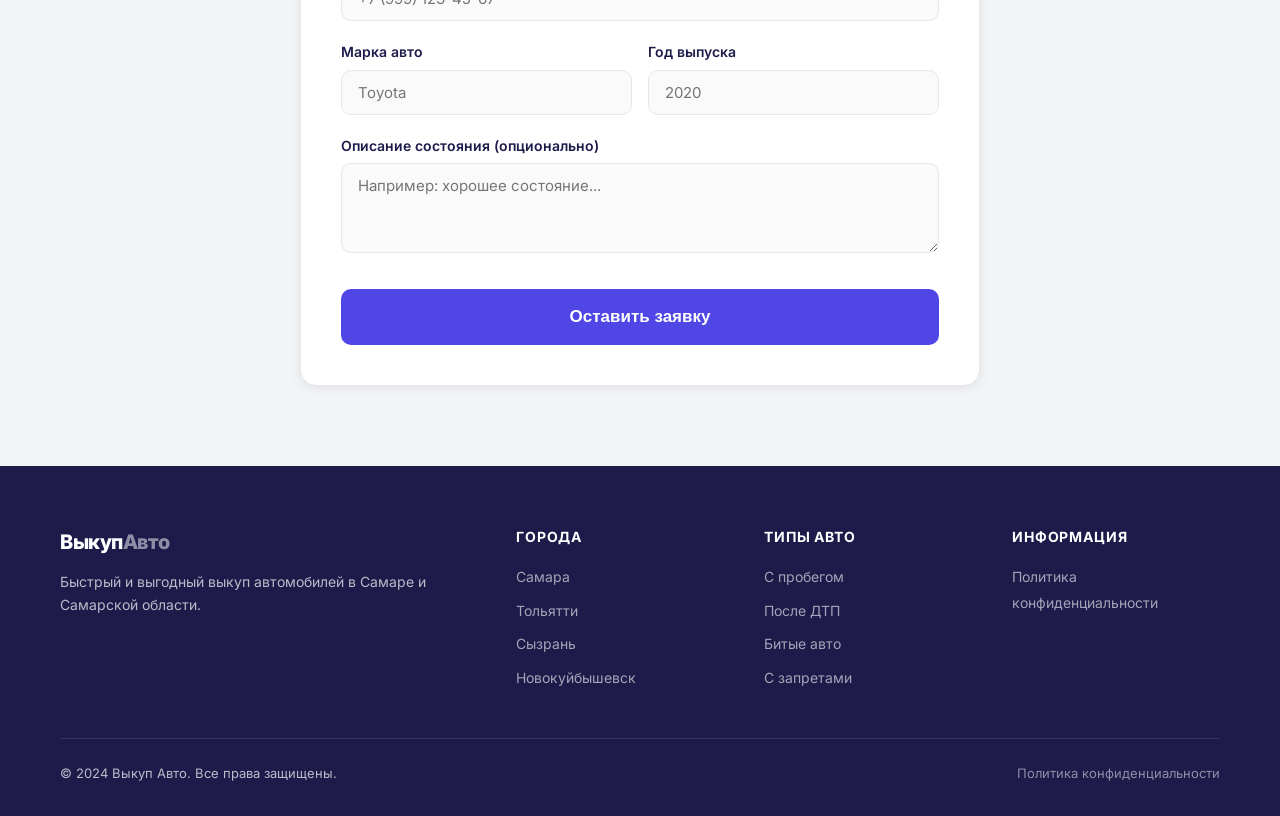
<file: otradny.html>
<!DOCTYPE html>
<html lang="ru">
<head>
<!-- Yandex.Metrika counter -->
<script type="text/javascript">
    (function(m,e,t,r,i,k,a){
        m[i]=m[i]||function(){(m[i].a=m[i].a||[]).push(arguments)};
        m[i].l=1*new Date();
        for (var j = 0; j < document.scripts.length; j++) {if (document.scripts[j].src === r) { return; }}
        k=e.createElement(t),a=e.getElementsByTagName(t)[0],k.async=1,k.src=r,a.parentNode.insertBefore(k,a)
    })(window, document,'script','https://mc.yandex.ru/metrika/tag.js?id=108881382', 'ym');

    ym(108881382, 'init', {ssr:true, webvisor:true, clickmap:true, ecommerce:"dataLayer", referrer: document.referrer, url: location.href, accurateTrackBounce:true, trackLinks:true});
</script>
<noscript><div><img src="https://mc.yandex.ru/watch/108881382" style="position:absolute; left:-9999px;" alt="" /></div></noscript>
<!-- /Yandex.Metrika counter -->
  <meta charset="UTF-8">
  <meta name="viewport" content="width=device-width, initial-scale=1.0">
  <title>Выкуп авто в Отрадном | Выкуп Авто Самара</title>
  <meta name="description" content="Срочный выкуп автомобилей в Отрадном.">
  <link rel="preconnect" href="https://fonts.googleapis.com">
  <link href="https://fonts.googleapis.com/css2?family=Inter:wght@400;500;600;700;800;900&display=swap" rel="stylesheet">
  <link rel="stylesheet" href="style.css">
    
  <link rel="icon" type="image/png" href="images/icon.png" sizes="32x32" />
  <link rel="icon" type="image/png" href="images/icon.png" sizes="16x16" />
  <link rel="apple-touch-icon" href="images/icon.png" />
   
  <link rel="canonical" href="https://auto-vikup63.ru/otradny/">
</head>
<body>
<header>
  <div class="container">
    <div class="header-inner">
      <a href="index.html" class="logo">Выкуп<span>Авто</span></a>
      <nav>
        <a href="index.html#benefits">Преимущества</a>
        <a href="index.html#car-types">Типы авто</a>
        <a href="index.html#cities">Города</a>
        <a href="#form" class="btn btn-primary" style="padding:9px 20px;font-size:14px;">Оставить заявку</a>
      </nav>
      <button class="burger" id="burger"><span></span><span></span><span></span></button>
    </div>
  </div>
  <div class="mobile-menu" id="mobileMenu">
    <a href="index.html">Главная</a>
    <a href="index.html#benefits">Преимущества</a>
    <a href="index.html#car-types">Типы авто</a>
    <a href="index.html#cities">Города</a>
    <a href="#form" class="btn btn-primary" style="margin-top:8px;">Оставить заявку</a>
  </div>
</header>

<section class="hero">
  <div class="container">
    <div class="hero-inner">
      <div class="hero-badge">Выкуп авто в Отрадном</div>
      <h1>Выкуп <span>автомобилей</span> в Отрадном</h1>
      <p>Выкупаем автомобили в Отрадном. Справедливая цена, быстрое оформление.</p>
      <div class="hero-btns">
        <a href="#form" class="btn btn-primary btn-lg">Оставить заявку</a>
        <a href="index.html" class="btn btn-outline btn-lg">На главную</a>
      </div>
    </div>
  </div>
</section>

<section>
  <div class="container">
    <div class="section-header">
      <h2>Почему выбирают нас?</h2>
      <p>Мы предлагаем лучшие условия для быстрого и выгодного выкупа вашего автомобиля</p>
    </div>
    <div class="grid-4">
      <div class="card"><div class="card-icon">⏱️</div><h3>Выкуп за 20 минут</h3><p>Быстрая оценка и выкуп без лишних формальностей</p></div>
      <div class="card"><div class="card-icon">💰</div><h3>Наличные или перевод</h3><p>Выбирайте удобный способ получения денег</p></div>
      <div class="card"><div class="card-icon">✅</div><h3>Бесплатная оценка</h3><p>Профессиональная оценка без обязательств</p></div>
      <div class="card"><div class="card-icon">🛡️</div><h3>Юридическая чистота</h3><p>Все документы оформляются правильно и законно</p></div>
    </div>
  </div>
</section>

<section id="form" class="form-section">
  <div class="container">
    <div class="section-header">
      <h2>Оставить заявку</h2>
      <p>Заполните форму, и мы свяжемся с вами в ближайшее время</p>
    </div>
    <div class="form-wrapper">
      <div class="form-card">
        <div id="formSuccess" class="form-success">
          <div class="success-icon">✅</div>
          <h3>Заявка отправлена!</h3>
          <p>Мы свяжемся с вами в ближайшее время.</p>
        </div>
        <form id="applicationForm">
          <div class="form-group">
            <label for="name">Ваше имя</label>
            <input type="text" id="name" placeholder="Иван Иванов">
            <div class="form-error" id="nameError"></div>
          </div>
          <div class="form-group">
            <label for="phone">Номер телефона</label>
            <input type="tel" id="phone" placeholder="+7 (999) 123-45-67">
            <div class="form-error" id="phoneError"></div>
          </div>
          <div class="form-row">
            <div class="form-group">
              <label for="carMake">Марка авто</label>
              <input type="text" id="carMake" placeholder="Toyota">
              <div class="form-error" id="carMakeError"></div>
            </div>
            <div class="form-group">
              <label for="carYear">Год выпуска</label>
              <input type="number" id="carYear" placeholder="2020" min="1900" max="2026">
              <div class="form-error" id="carYearError"></div>
            </div>
          </div>
          <input type="hidden" id="city" value="Отрадный">
          <input type="hidden" id="carType" value="">
          <div class="form-group">
            <label for="description">Описание состояния (опционально)</label>
            <textarea id="description" placeholder="Например: хорошее состояние..."></textarea>
          </div>
          <button type="submit" class="btn btn-primary form-submit" id="submitBtn">Оставить заявку</button>
        </form>
      </div>
    </div>
  </div>
</section>

<footer>
  <div class="container">
    <div class="footer-grid">
      <div class="footer-brand">
        <div class="logo">Выкуп<span style="color:rgba(255,255,255,0.5)">Авто</span></div>
        <p>Быстрый и выгодный выкуп автомобилей в Самаре и Самарской области.</p>
      </div>
      <div><h4>Города</h4><ul>
        <li><a href="samara.html">Самара</a></li>
        <li><a href="tolyatti.html">Тольятти</a></li>
        <li><a href="syzran.html">Сызрань</a></li>
        <li><a href="novokuybyshevsk.html">Новокуйбышевск</a></li>
      </ul></div>
      <div><h4>Типы авто</h4><ul>
        <li><a href="vykup-s-probegom.html">С пробегом</a></li>
        <li><a href="vykup-posle-dtp.html">После ДТП</a></li>
        <li><a href="vykup-bityh.html">Битые авто</a></li>
        <li><a href="vykup-s-zapretami.html">С запретами</a></li>
      </ul></div>
      <div><h4>Информация</h4><ul>
        <li><a href="privacy.html">Политика конфиденциальности</a></li>
      </ul></div>
    </div>
    <div class="footer-bottom">
      <span>© 2024 Выкуп Авто. Все права защищены.</span>
      <a href="privacy.html">Политика конфиденциальности</a>
    </div>
  </div>
</footer>
<div class="toast" id="toast"></div>
<script src="script.js"></script>
</body>
</html>
</file>
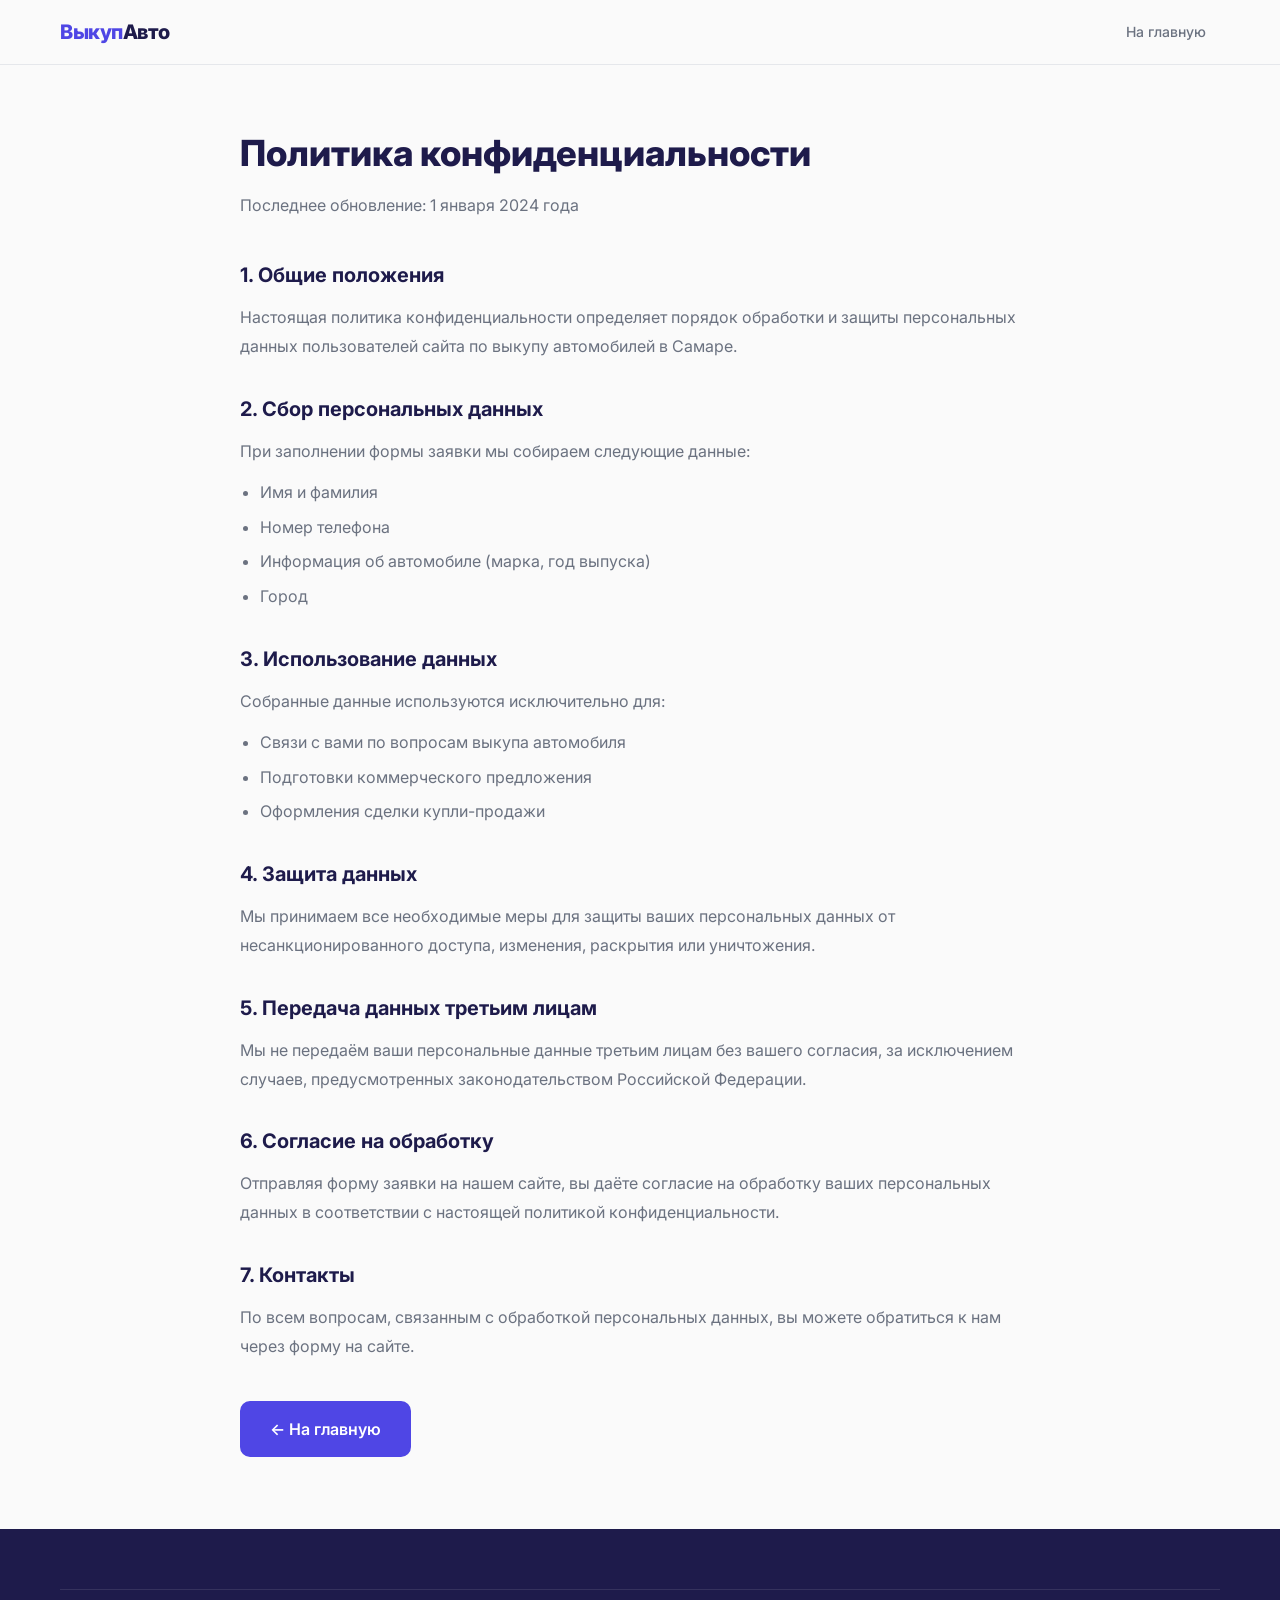
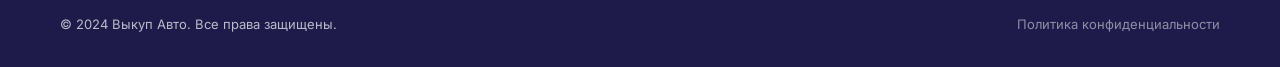
<file: privacy.html>
<!DOCTYPE html>
<html lang="ru">
<head>
<!-- Yandex.Metrika counter -->
<script type="text/javascript">
    (function(m,e,t,r,i,k,a){
        m[i]=m[i]||function(){(m[i].a=m[i].a||[]).push(arguments)};
        m[i].l=1*new Date();
        for (var j = 0; j < document.scripts.length; j++) {if (document.scripts[j].src === r) { return; }}
        k=e.createElement(t),a=e.getElementsByTagName(t)[0],k.async=1,k.src=r,a.parentNode.insertBefore(k,a)
    })(window, document,'script','https://mc.yandex.ru/metrika/tag.js?id=108881382', 'ym');

    ym(108881382, 'init', {ssr:true, webvisor:true, clickmap:true, ecommerce:"dataLayer", referrer: document.referrer, url: location.href, accurateTrackBounce:true, trackLinks:true});
</script>
<noscript><div><img src="https://mc.yandex.ru/watch/108881382" style="position:absolute; left:-9999px;" alt="" /></div></noscript>
<!-- /Yandex.Metrika counter -->
  <meta charset="UTF-8">
  <meta name="viewport" content="width=device-width, initial-scale=1.0">
  <title>Политика конфиденциальности | Выкуп Авто Самара</title>
  <link rel="preconnect" href="https://fonts.googleapis.com">
  <link href="https://fonts.googleapis.com/css2?family=Inter:wght@400;500;600;700;800;900&display=swap" rel="stylesheet">
  <link rel="stylesheet" href="style.css">
  <style>
    .privacy-content { max-width: 800px; margin: 0 auto; padding: 60px 0; }
    .privacy-content h1 { font-size: 36px; font-weight: 800; margin-bottom: 8px; }
    .privacy-content .date { color: var(--text-muted); margin-bottom: 40px; }
    .privacy-content h2 { font-size: 20px; font-weight: 700; margin: 32px 0 12px; }
    .privacy-content p { color: var(--text-muted); margin-bottom: 12px; line-height: 1.8; }
    .privacy-content ul { color: var(--text-muted); padding-left: 20px; margin-bottom: 12px; }
    .privacy-content ul li { margin-bottom: 6px; line-height: 1.8; }
  </style>
    
  <link rel="icon" type="image/png" href="images/icon.png" sizes="32x32" />
  <link rel="icon" type="image/png" href="images/icon.png" sizes="16x16" />
  <link rel="apple-touch-icon" href="images/icon.png" />
   
  <link rel="canonical" href="https://auto-vikup63.ru/privacy/">
</head>
<body>
<header>
  <div class="container">
    <div class="header-inner">
      <a href="index.html" class="logo">Выкуп<span>Авто</span></a>
      <nav>
        <a href="index.html">На главную</a>
      </nav>
      <button class="burger" id="burger"><span></span><span></span><span></span></button>
    </div>
  </div>
  <div class="mobile-menu" id="mobileMenu">
    <a href="index.html">На главную</a>
  </div>
</header>

<div class="container">
  <div class="privacy-content">
    <h1>Политика конфиденциальности</h1>
    <p class="date">Последнее обновление: 1 января 2024 года</p>

    <h2>1. Общие положения</h2>
    <p>Настоящая политика конфиденциальности определяет порядок обработки и защиты персональных данных пользователей сайта по выкупу автомобилей в Самаре.</p>

    <h2>2. Сбор персональных данных</h2>
    <p>При заполнении формы заявки мы собираем следующие данные:</p>
    <ul>
      <li>Имя и фамилия</li>
      <li>Номер телефона</li>
      <li>Информация об автомобиле (марка, год выпуска)</li>
      <li>Город</li>
    </ul>

    <h2>3. Использование данных</h2>
    <p>Собранные данные используются исключительно для:</p>
    <ul>
      <li>Связи с вами по вопросам выкупа автомобиля</li>
      <li>Подготовки коммерческого предложения</li>
      <li>Оформления сделки купли-продажи</li>
    </ul>

    <h2>4. Защита данных</h2>
    <p>Мы принимаем все необходимые меры для защиты ваших персональных данных от несанкционированного доступа, изменения, раскрытия или уничтожения.</p>

    <h2>5. Передача данных третьим лицам</h2>
    <p>Мы не передаём ваши персональные данные третьим лицам без вашего согласия, за исключением случаев, предусмотренных законодательством Российской Федерации.</p>

    <h2>6. Согласие на обработку</h2>
    <p>Отправляя форму заявки на нашем сайте, вы даёте согласие на обработку ваших персональных данных в соответствии с настоящей политикой конфиденциальности.</p>

    <h2>7. Контакты</h2>
    <p>По всем вопросам, связанным с обработкой персональных данных, вы можете обратиться к нам через форму на сайте.</p>

    <p style="margin-top: 40px;"><a href="index.html" class="btn btn-primary">← На главную</a></p>
  </div>
</div>

<footer>
  <div class="container">
    <div class="footer-bottom">
      <span>© 2024 Выкуп Авто. Все права защищены.</span>
      <a href="privacy.html">Политика конфиденциальности</a>
    </div>
  </div>
</footer>

<script src="script.js"></script>
</body>
</html>
</file>
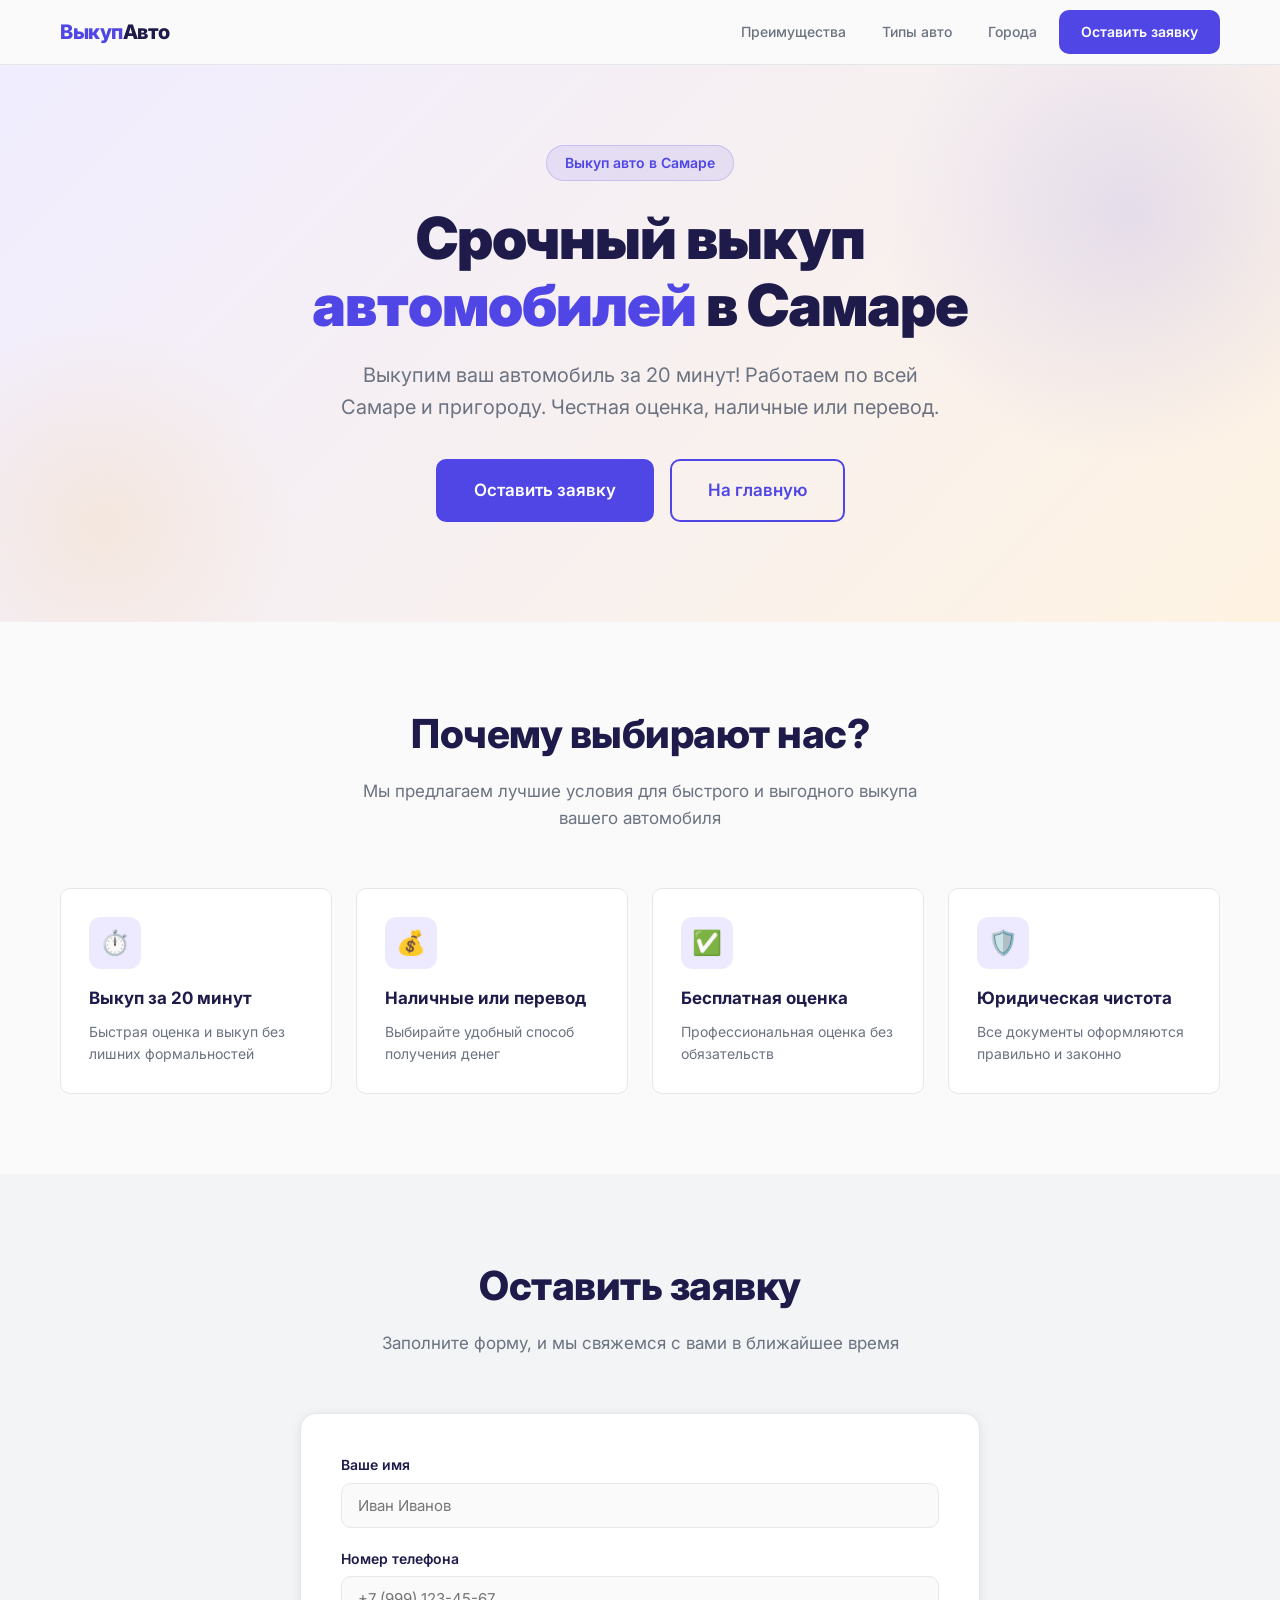
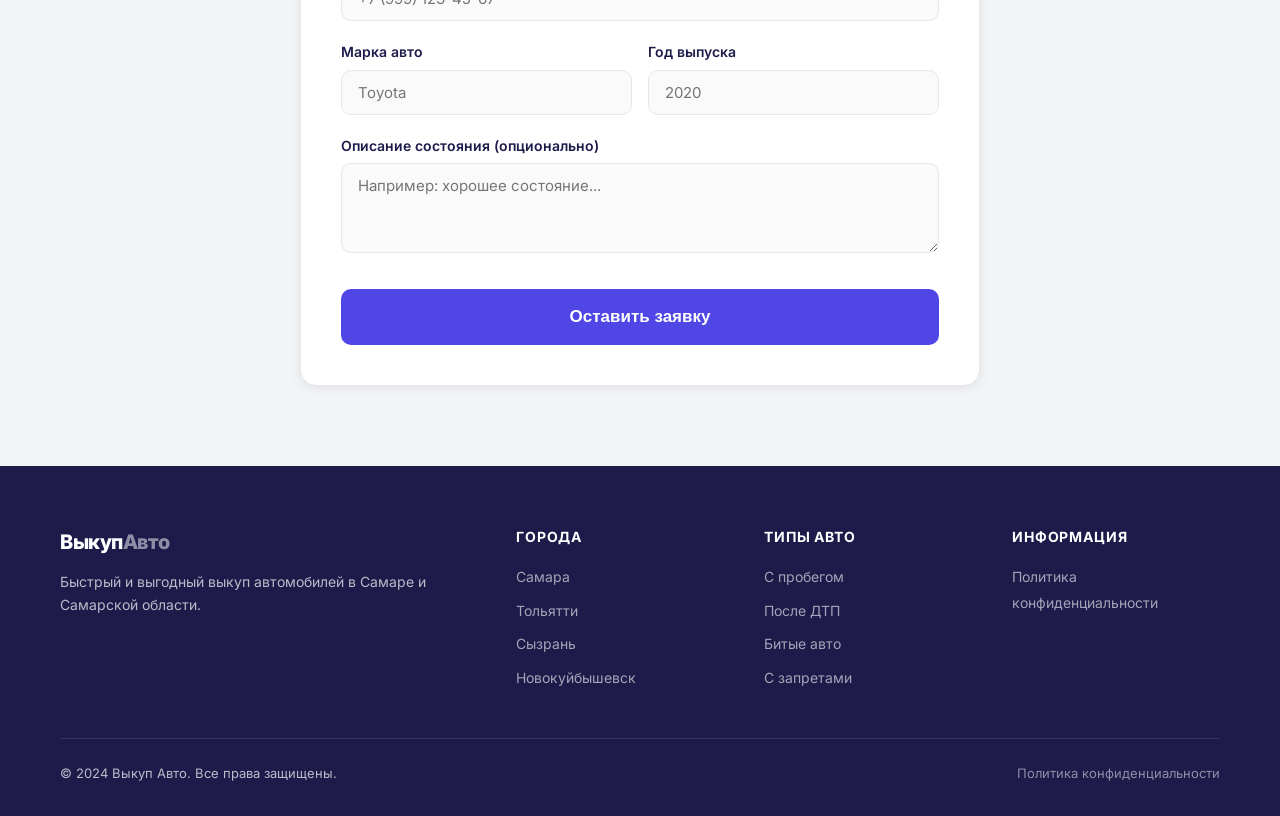
<file: samara.html>
<!DOCTYPE html>
<html lang="ru">
<head>
<!-- Yandex.Metrika counter -->
<script type="text/javascript">
    (function(m,e,t,r,i,k,a){
        m[i]=m[i]||function(){(m[i].a=m[i].a||[]).push(arguments)};
        m[i].l=1*new Date();
        for (var j = 0; j < document.scripts.length; j++) {if (document.scripts[j].src === r) { return; }}
        k=e.createElement(t),a=e.getElementsByTagName(t)[0],k.async=1,k.src=r,a.parentNode.insertBefore(k,a)
    })(window, document,'script','https://mc.yandex.ru/metrika/tag.js?id=108881382', 'ym');

    ym(108881382, 'init', {ssr:true, webvisor:true, clickmap:true, ecommerce:"dataLayer", referrer: document.referrer, url: location.href, accurateTrackBounce:true, trackLinks:true});
</script>
<noscript><div><img src="https://mc.yandex.ru/watch/108881382" style="position:absolute; left:-9999px;" alt="" /></div></noscript>
<!-- /Yandex.Metrika counter -->
  <meta charset="UTF-8">
  <meta name="viewport" content="width=device-width, initial-scale=1.0">
  <title>Выкуп авто в Самаре | Выкуп Авто Самара</title>
  <meta name="description" content="Срочный выкуп автомобилей в Самаре. Выкупим ваше авто за 20 минут! Любое состояние, наличные или перевод.">
  <link rel="preconnect" href="https://fonts.googleapis.com">
  <link href="https://fonts.googleapis.com/css2?family=Inter:wght@400;500;600;700;800;900&display=swap" rel="stylesheet">
  <link rel="stylesheet" href="style.css">
    
  <link rel="icon" type="image/png" href="images/icon.png" sizes="32x32" />
  <link rel="icon" type="image/png" href="images/icon.png" sizes="16x16" />
  <link rel="apple-touch-icon" href="images/icon.png" />
   
  <link rel="canonical" href="https://auto-vikup63.ru/samara/">
</head>
<body>
<header>
  <div class="container">
    <div class="header-inner">
      <a href="index.html" class="logo">Выкуп<span>Авто</span></a>
      <nav>
        <a href="index.html#benefits">Преимущества</a>
        <a href="index.html#car-types">Типы авто</a>
        <a href="index.html#cities">Города</a>
        <a href="#form" class="btn btn-primary" style="padding:9px 20px;font-size:14px;">Оставить заявку</a>
      </nav>
      <button class="burger" id="burger"><span></span><span></span><span></span></button>
    </div>
  </div>
  <div class="mobile-menu" id="mobileMenu">
    <a href="index.html">Главная</a>
    <a href="index.html#benefits">Преимущества</a>
    <a href="index.html#car-types">Типы авто</a>
    <a href="index.html#cities">Города</a>
    <a href="#form" class="btn btn-primary" style="margin-top:8px;">Оставить заявку</a>
  </div>
</header>

<section class="hero">
  <div class="container">
    <div class="hero-inner">
      <div class="hero-badge">Выкуп авто в Самаре</div>
      <h1>Срочный выкуп <span>автомобилей</span> в Самаре</h1>
      <p>Выкупим ваш автомобиль за 20 минут! Работаем по всей Самаре и пригороду. Честная оценка, наличные или перевод.</p>
      <div class="hero-btns">
        <a href="#form" class="btn btn-primary btn-lg">Оставить заявку</a>
        <a href="index.html" class="btn btn-outline btn-lg">На главную</a>
      </div>
    </div>
  </div>
</section>

<section>
  <div class="container">
    <div class="section-header">
      <h2>Почему выбирают нас?</h2>
      <p>Мы предлагаем лучшие условия для быстрого и выгодного выкупа вашего автомобиля</p>
    </div>
    <div class="grid-4">
      <div class="card"><div class="card-icon">⏱️</div><h3>Выкуп за 20 минут</h3><p>Быстрая оценка и выкуп без лишних формальностей</p></div>
      <div class="card"><div class="card-icon">💰</div><h3>Наличные или перевод</h3><p>Выбирайте удобный способ получения денег</p></div>
      <div class="card"><div class="card-icon">✅</div><h3>Бесплатная оценка</h3><p>Профессиональная оценка без обязательств</p></div>
      <div class="card"><div class="card-icon">🛡️</div><h3>Юридическая чистота</h3><p>Все документы оформляются правильно и законно</p></div>
    </div>
  </div>
</section>

<section id="form" class="form-section">
  <div class="container">
    <div class="section-header">
      <h2>Оставить заявку</h2>
      <p>Заполните форму, и мы свяжемся с вами в ближайшее время</p>
    </div>
    <div class="form-wrapper">
      <div class="form-card">
        <div id="formSuccess" class="form-success">
          <div class="success-icon">✅</div>
          <h3>Заявка отправлена!</h3>
          <p>Мы свяжемся с вами в ближайшее время.</p>
        </div>
        <form id="applicationForm">
          <div class="form-group">
            <label for="name">Ваше имя</label>
            <input type="text" id="name" placeholder="Иван Иванов">
            <div class="form-error" id="nameError"></div>
          </div>
          <div class="form-group">
            <label for="phone">Номер телефона</label>
            <input type="tel" id="phone" placeholder="+7 (999) 123-45-67">
            <div class="form-error" id="phoneError"></div>
          </div>
          <div class="form-row">
            <div class="form-group">
              <label for="carMake">Марка авто</label>
              <input type="text" id="carMake" placeholder="Toyota">
              <div class="form-error" id="carMakeError"></div>
            </div>
            <div class="form-group">
              <label for="carYear">Год выпуска</label>
              <input type="number" id="carYear" placeholder="2020" min="1900" max="2026">
              <div class="form-error" id="carYearError"></div>
            </div>
          </div>
          <input type="hidden" id="city" value="Самара">
          <input type="hidden" id="carType" value="">
          <div class="form-group">
            <label for="description">Описание состояния (опционально)</label>
            <textarea id="description" placeholder="Например: хорошее состояние..."></textarea>
          </div>
          <button type="submit" class="btn btn-primary form-submit" id="submitBtn">Оставить заявку</button>
        </form>
      </div>
    </div>
  </div>
</section>

<footer>
  <div class="container">
    <div class="footer-grid">
      <div class="footer-brand">
        <div class="logo">Выкуп<span style="color:rgba(255,255,255,0.5)">Авто</span></div>
        <p>Быстрый и выгодный выкуп автомобилей в Самаре и Самарской области.</p>
      </div>
      <div><h4>Города</h4><ul>
        <li><a href="samara.html">Самара</a></li>
        <li><a href="tolyatti.html">Тольятти</a></li>
        <li><a href="syzran.html">Сызрань</a></li>
        <li><a href="novokuybyshevsk.html">Новокуйбышевск</a></li>
      </ul></div>
      <div><h4>Типы авто</h4><ul>
        <li><a href="vykup-s-probegom.html">С пробегом</a></li>
        <li><a href="vykup-posle-dtp.html">После ДТП</a></li>
        <li><a href="vykup-bityh.html">Битые авто</a></li>
        <li><a href="vykup-s-zapretami.html">С запретами</a></li>
      </ul></div>
      <div><h4>Информация</h4><ul>
        <li><a href="privacy.html">Политика конфиденциальности</a></li>
      </ul></div>
    </div>
    <div class="footer-bottom">
      <span>© 2024 Выкуп Авто. Все права защищены.</span>
      <a href="privacy.html">Политика конфиденциальности</a>
    </div>
  </div>
</footer>
<div class="toast" id="toast"></div>
<script src="script.js"></script>
</body>
</html>
</file>
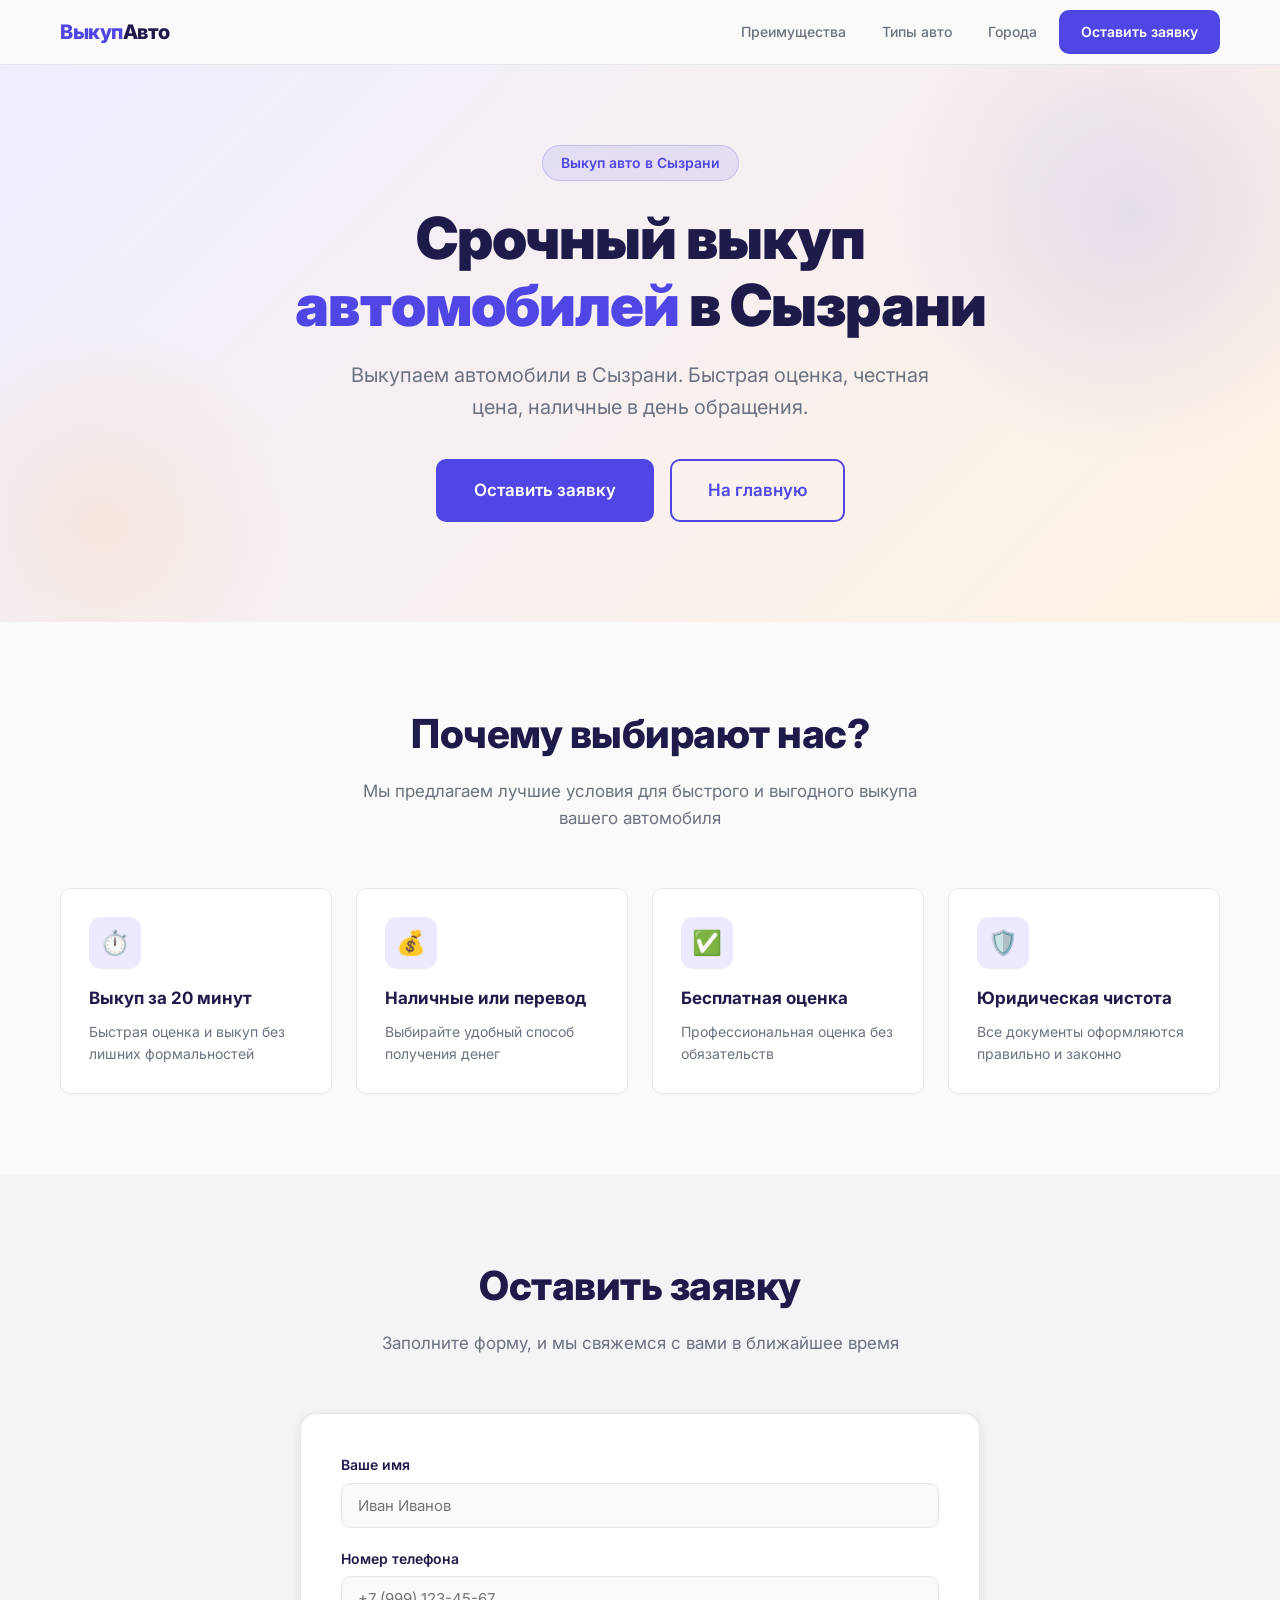
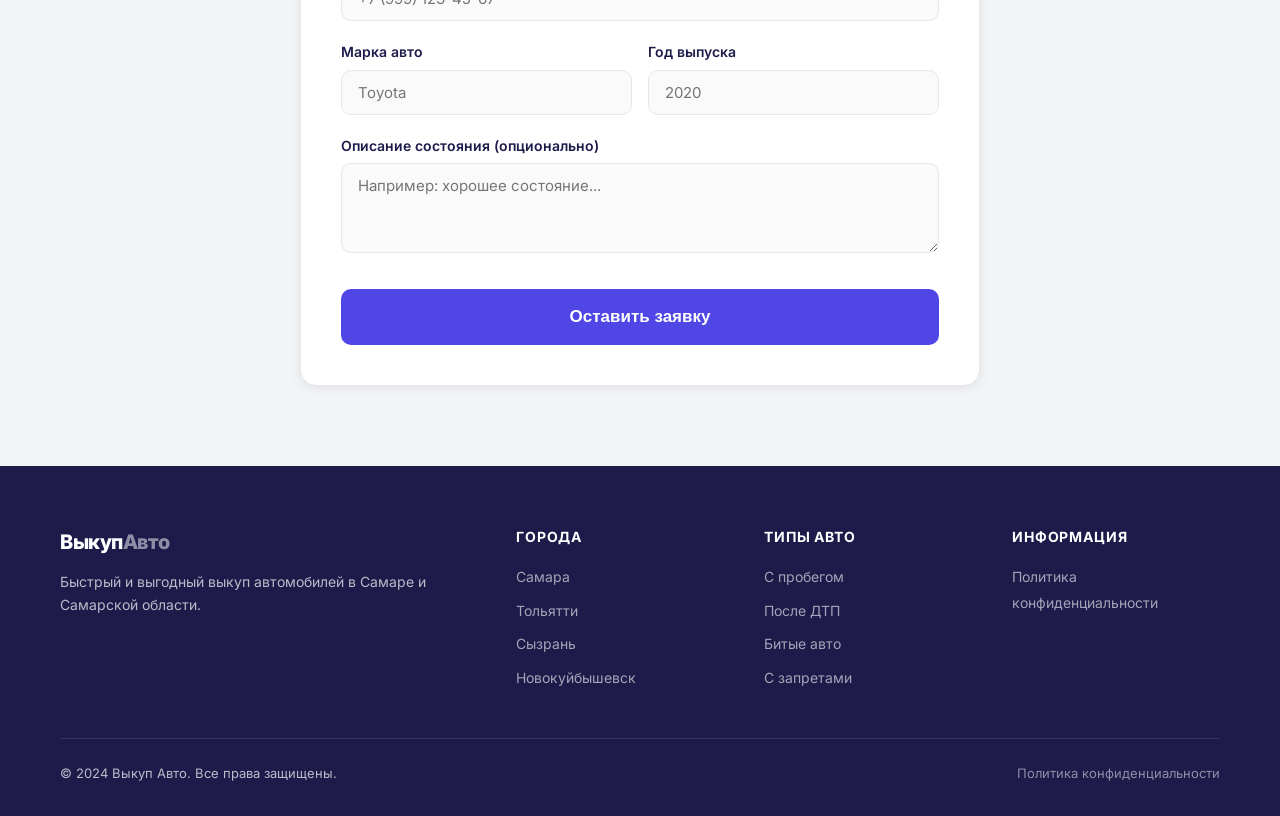
<file: syzran.html>
<!DOCTYPE html>
<html lang="ru">
<head>
<!-- Yandex.Metrika counter -->
<script type="text/javascript">
    (function(m,e,t,r,i,k,a){
        m[i]=m[i]||function(){(m[i].a=m[i].a||[]).push(arguments)};
        m[i].l=1*new Date();
        for (var j = 0; j < document.scripts.length; j++) {if (document.scripts[j].src === r) { return; }}
        k=e.createElement(t),a=e.getElementsByTagName(t)[0],k.async=1,k.src=r,a.parentNode.insertBefore(k,a)
    })(window, document,'script','https://mc.yandex.ru/metrika/tag.js?id=108881382', 'ym');

    ym(108881382, 'init', {ssr:true, webvisor:true, clickmap:true, ecommerce:"dataLayer", referrer: document.referrer, url: location.href, accurateTrackBounce:true, trackLinks:true});
</script>
<noscript><div><img src="https://mc.yandex.ru/watch/108881382" style="position:absolute; left:-9999px;" alt="" /></div></noscript>
<!-- /Yandex.Metrika counter -->
  <meta charset="UTF-8">
  <meta name="viewport" content="width=device-width, initial-scale=1.0">
  <title>Выкуп авто в Сызрани | Выкуп Авто Самара</title>
  <meta name="description" content="Срочный выкуп автомобилей в Сызрани. Быстро, выгодно.">
  <link rel="preconnect" href="https://fonts.googleapis.com">
  <link href="https://fonts.googleapis.com/css2?family=Inter:wght@400;500;600;700;800;900&display=swap" rel="stylesheet">
  <link rel="stylesheet" href="style.css">
    
  <link rel="icon" type="image/png" href="images/icon.png" sizes="32x32" />
  <link rel="icon" type="image/png" href="images/icon.png" sizes="16x16" />
  <link rel="apple-touch-icon" href="images/icon.png" />
   
  <link rel="canonical" href="https://auto-vikup63.ru/syzran/">
</head>
<body>
<header>
  <div class="container">
    <div class="header-inner">
      <a href="index.html" class="logo">Выкуп<span>Авто</span></a>
      <nav>
        <a href="index.html#benefits">Преимущества</a>
        <a href="index.html#car-types">Типы авто</a>
        <a href="index.html#cities">Города</a>
        <a href="#form" class="btn btn-primary" style="padding:9px 20px;font-size:14px;">Оставить заявку</a>
      </nav>
      <button class="burger" id="burger"><span></span><span></span><span></span></button>
    </div>
  </div>
  <div class="mobile-menu" id="mobileMenu">
    <a href="index.html">Главная</a>
    <a href="index.html#benefits">Преимущества</a>
    <a href="index.html#car-types">Типы авто</a>
    <a href="index.html#cities">Города</a>
    <a href="#form" class="btn btn-primary" style="margin-top:8px;">Оставить заявку</a>
  </div>
</header>

<section class="hero">
  <div class="container">
    <div class="hero-inner">
      <div class="hero-badge">Выкуп авто в Сызрани</div>
      <h1>Срочный выкуп <span>автомобилей</span> в Сызрани</h1>
      <p>Выкупаем автомобили в Сызрани. Быстрая оценка, честная цена, наличные в день обращения.</p>
      <div class="hero-btns">
        <a href="#form" class="btn btn-primary btn-lg">Оставить заявку</a>
        <a href="index.html" class="btn btn-outline btn-lg">На главную</a>
      </div>
    </div>
  </div>
</section>

<section>
  <div class="container">
    <div class="section-header">
      <h2>Почему выбирают нас?</h2>
      <p>Мы предлагаем лучшие условия для быстрого и выгодного выкупа вашего автомобиля</p>
    </div>
    <div class="grid-4">
      <div class="card"><div class="card-icon">⏱️</div><h3>Выкуп за 20 минут</h3><p>Быстрая оценка и выкуп без лишних формальностей</p></div>
      <div class="card"><div class="card-icon">💰</div><h3>Наличные или перевод</h3><p>Выбирайте удобный способ получения денег</p></div>
      <div class="card"><div class="card-icon">✅</div><h3>Бесплатная оценка</h3><p>Профессиональная оценка без обязательств</p></div>
      <div class="card"><div class="card-icon">🛡️</div><h3>Юридическая чистота</h3><p>Все документы оформляются правильно и законно</p></div>
    </div>
  </div>
</section>

<section id="form" class="form-section">
  <div class="container">
    <div class="section-header">
      <h2>Оставить заявку</h2>
      <p>Заполните форму, и мы свяжемся с вами в ближайшее время</p>
    </div>
    <div class="form-wrapper">
      <div class="form-card">
        <div id="formSuccess" class="form-success">
          <div class="success-icon">✅</div>
          <h3>Заявка отправлена!</h3>
          <p>Мы свяжемся с вами в ближайшее время.</p>
        </div>
        <form id="applicationForm">
          <div class="form-group">
            <label for="name">Ваше имя</label>
            <input type="text" id="name" placeholder="Иван Иванов">
            <div class="form-error" id="nameError"></div>
          </div>
          <div class="form-group">
            <label for="phone">Номер телефона</label>
            <input type="tel" id="phone" placeholder="+7 (999) 123-45-67">
            <div class="form-error" id="phoneError"></div>
          </div>
          <div class="form-row">
            <div class="form-group">
              <label for="carMake">Марка авто</label>
              <input type="text" id="carMake" placeholder="Toyota">
              <div class="form-error" id="carMakeError"></div>
            </div>
            <div class="form-group">
              <label for="carYear">Год выпуска</label>
              <input type="number" id="carYear" placeholder="2020" min="1900" max="2026">
              <div class="form-error" id="carYearError"></div>
            </div>
          </div>
          <input type="hidden" id="city" value="Сызрань">
          <input type="hidden" id="carType" value="">
          <div class="form-group">
            <label for="description">Описание состояния (опционально)</label>
            <textarea id="description" placeholder="Например: хорошее состояние..."></textarea>
          </div>
          <button type="submit" class="btn btn-primary form-submit" id="submitBtn">Оставить заявку</button>
        </form>
      </div>
    </div>
  </div>
</section>

<footer>
  <div class="container">
    <div class="footer-grid">
      <div class="footer-brand">
        <div class="logo">Выкуп<span style="color:rgba(255,255,255,0.5)">Авто</span></div>
        <p>Быстрый и выгодный выкуп автомобилей в Самаре и Самарской области.</p>
      </div>
      <div><h4>Города</h4><ul>
        <li><a href="samara.html">Самара</a></li>
        <li><a href="tolyatti.html">Тольятти</a></li>
        <li><a href="syzran.html">Сызрань</a></li>
        <li><a href="novokuybyshevsk.html">Новокуйбышевск</a></li>
      </ul></div>
      <div><h4>Типы авто</h4><ul>
        <li><a href="vykup-s-probegom.html">С пробегом</a></li>
        <li><a href="vykup-posle-dtp.html">После ДТП</a></li>
        <li><a href="vykup-bityh.html">Битые авто</a></li>
        <li><a href="vykup-s-zapretami.html">С запретами</a></li>
      </ul></div>
      <div><h4>Информация</h4><ul>
        <li><a href="privacy.html">Политика конфиденциальности</a></li>
      </ul></div>
    </div>
    <div class="footer-bottom">
      <span>© 2024 Выкуп Авто. Все права защищены.</span>
      <a href="privacy.html">Политика конфиденциальности</a>
    </div>
  </div>
</footer>
<div class="toast" id="toast"></div>
<script src="script.js"></script>
</body>
</html>
</file>
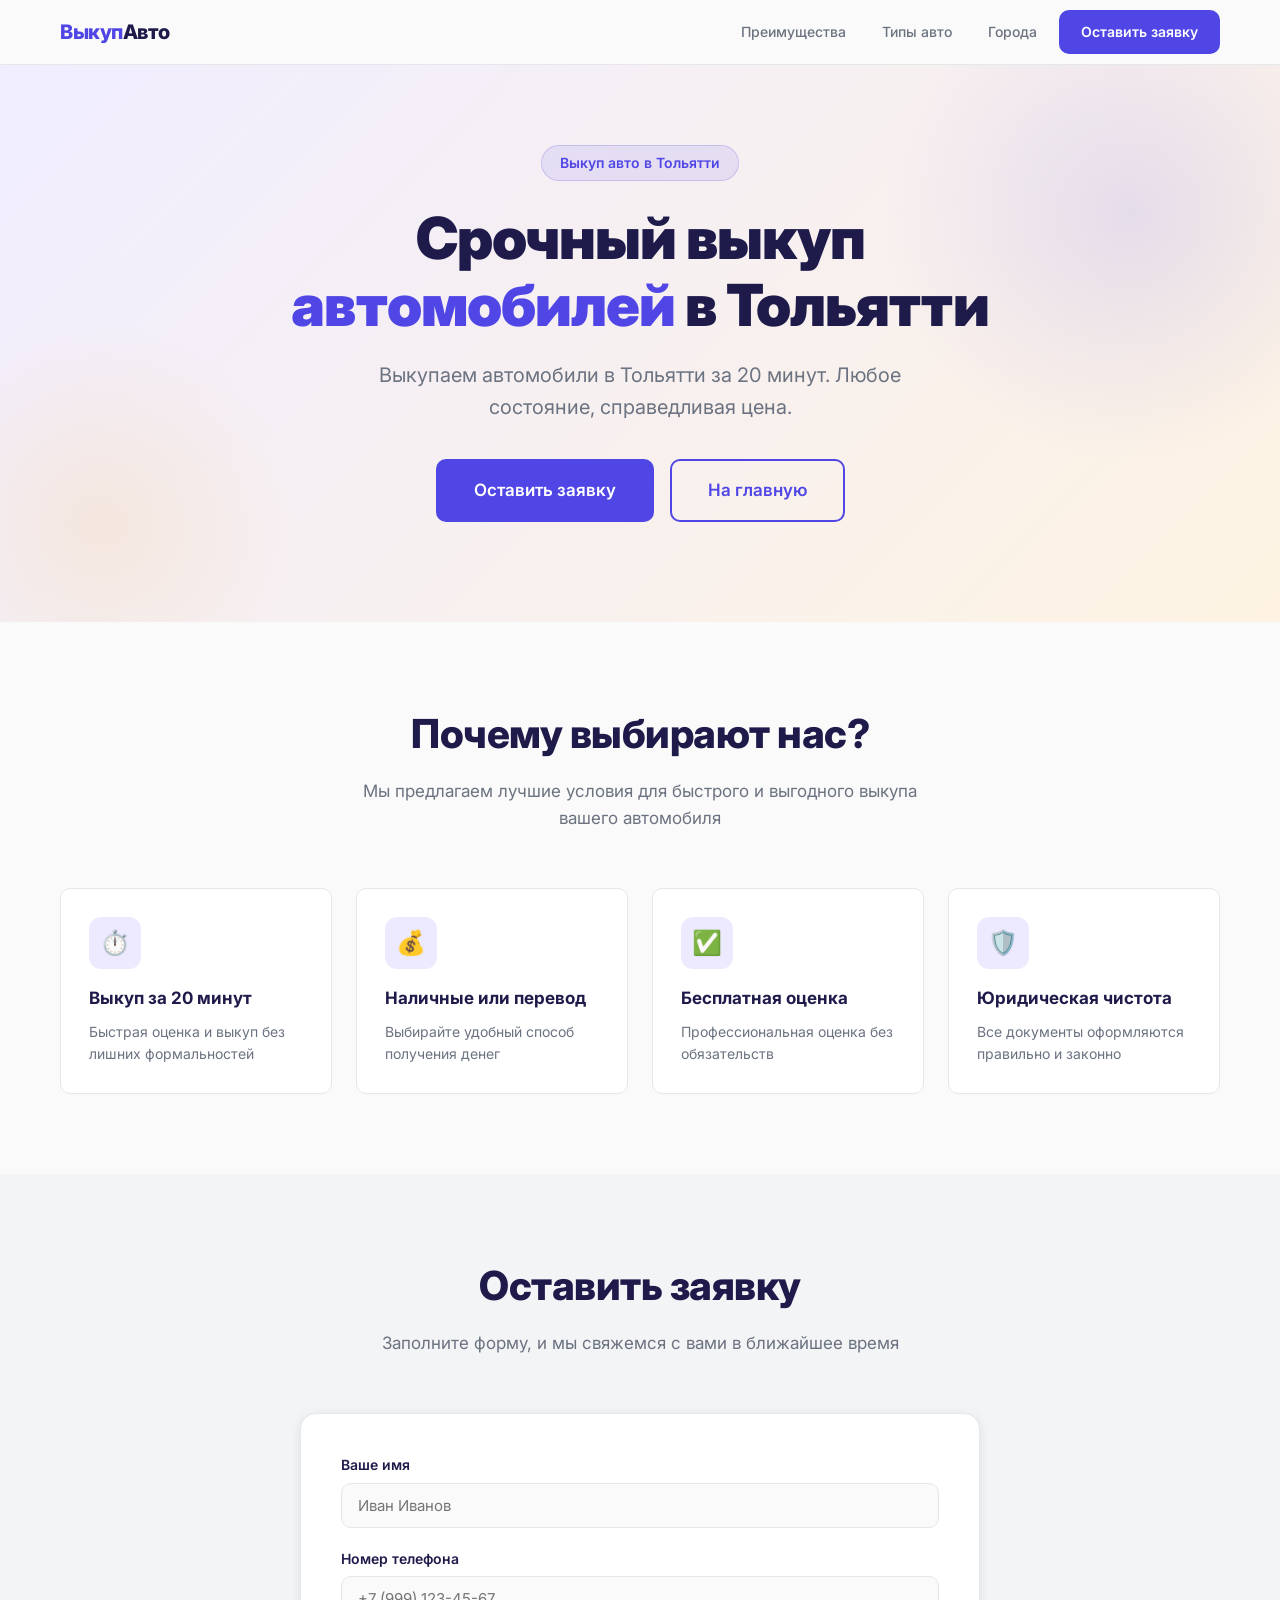
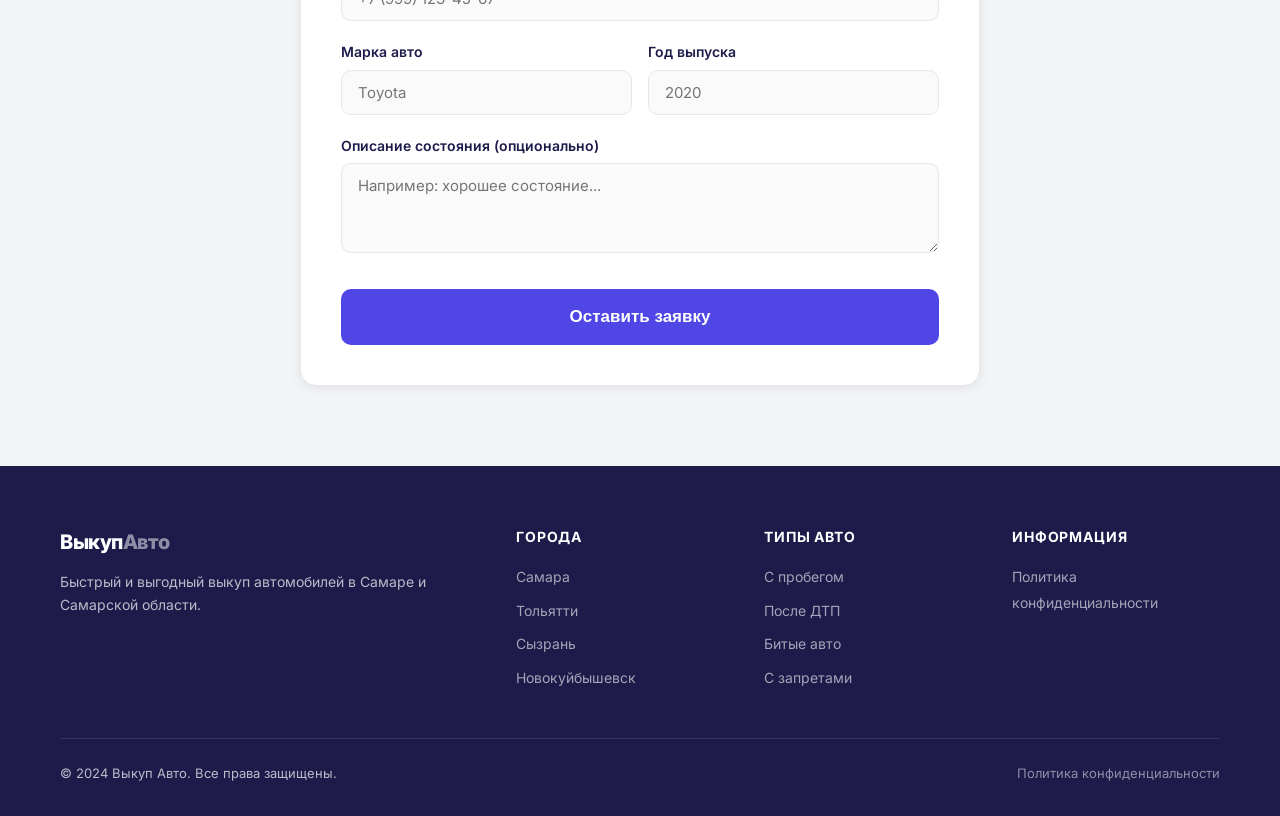
<file: tolyatti.html>
<!DOCTYPE html>
<html lang="ru">
<head>
<!-- Yandex.Metrika counter -->
<script type="text/javascript">
    (function(m,e,t,r,i,k,a){
        m[i]=m[i]||function(){(m[i].a=m[i].a||[]).push(arguments)};
        m[i].l=1*new Date();
        for (var j = 0; j < document.scripts.length; j++) {if (document.scripts[j].src === r) { return; }}
        k=e.createElement(t),a=e.getElementsByTagName(t)[0],k.async=1,k.src=r,a.parentNode.insertBefore(k,a)
    })(window, document,'script','https://mc.yandex.ru/metrika/tag.js?id=108881382', 'ym');

    ym(108881382, 'init', {ssr:true, webvisor:true, clickmap:true, ecommerce:"dataLayer", referrer: document.referrer, url: location.href, accurateTrackBounce:true, trackLinks:true});
</script>
<noscript><div><img src="https://mc.yandex.ru/watch/108881382" style="position:absolute; left:-9999px;" alt="" /></div></noscript>
<!-- /Yandex.Metrika counter -->
  <meta charset="UTF-8">
  <meta name="viewport" content="width=device-width, initial-scale=1.0">
  <title>Выкуп авто в Тольятти | Выкуп Авто Самара</title>
  <meta name="description" content="Срочный выкуп автомобилей в Тольятти. Быстро, выгодно, без лишних формальностей.">
  <link rel="preconnect" href="https://fonts.googleapis.com">
  <link href="https://fonts.googleapis.com/css2?family=Inter:wght@400;500;600;700;800;900&display=swap" rel="stylesheet">
  <link rel="stylesheet" href="style.css">
    
  <link rel="icon" type="image/png" href="images/icon.png" sizes="32x32" />
  <link rel="icon" type="image/png" href="images/icon.png" sizes="16x16" />
  <link rel="apple-touch-icon" href="images/icon.png" />
   
  <link rel="canonical" href="https://auto-vikup63.ru/tolyatti/">
</head>
<body>
<header>
  <div class="container">
    <div class="header-inner">
      <a href="index.html" class="logo">Выкуп<span>Авто</span></a>
      <nav>
        <a href="index.html#benefits">Преимущества</a>
        <a href="index.html#car-types">Типы авто</a>
        <a href="index.html#cities">Города</a>
        <a href="#form" class="btn btn-primary" style="padding:9px 20px;font-size:14px;">Оставить заявку</a>
      </nav>
      <button class="burger" id="burger"><span></span><span></span><span></span></button>
    </div>
  </div>
  <div class="mobile-menu" id="mobileMenu">
    <a href="index.html">Главная</a>
    <a href="index.html#benefits">Преимущества</a>
    <a href="index.html#car-types">Типы авто</a>
    <a href="index.html#cities">Города</a>
    <a href="#form" class="btn btn-primary" style="margin-top:8px;">Оставить заявку</a>
  </div>
</header>

<section class="hero">
  <div class="container">
    <div class="hero-inner">
      <div class="hero-badge">Выкуп авто в Тольятти</div>
      <h1>Срочный выкуп <span>автомобилей</span> в Тольятти</h1>
      <p>Выкупаем автомобили в Тольятти за 20 минут. Любое состояние, справедливая цена.</p>
      <div class="hero-btns">
        <a href="#form" class="btn btn-primary btn-lg">Оставить заявку</a>
        <a href="index.html" class="btn btn-outline btn-lg">На главную</a>
      </div>
    </div>
  </div>
</section>

<section>
  <div class="container">
    <div class="section-header">
      <h2>Почему выбирают нас?</h2>
      <p>Мы предлагаем лучшие условия для быстрого и выгодного выкупа вашего автомобиля</p>
    </div>
    <div class="grid-4">
      <div class="card"><div class="card-icon">⏱️</div><h3>Выкуп за 20 минут</h3><p>Быстрая оценка и выкуп без лишних формальностей</p></div>
      <div class="card"><div class="card-icon">💰</div><h3>Наличные или перевод</h3><p>Выбирайте удобный способ получения денег</p></div>
      <div class="card"><div class="card-icon">✅</div><h3>Бесплатная оценка</h3><p>Профессиональная оценка без обязательств</p></div>
      <div class="card"><div class="card-icon">🛡️</div><h3>Юридическая чистота</h3><p>Все документы оформляются правильно и законно</p></div>
    </div>
  </div>
</section>

<section id="form" class="form-section">
  <div class="container">
    <div class="section-header">
      <h2>Оставить заявку</h2>
      <p>Заполните форму, и мы свяжемся с вами в ближайшее время</p>
    </div>
    <div class="form-wrapper">
      <div class="form-card">
        <div id="formSuccess" class="form-success">
          <div class="success-icon">✅</div>
          <h3>Заявка отправлена!</h3>
          <p>Мы свяжемся с вами в ближайшее время.</p>
        </div>
        <form id="applicationForm">
          <div class="form-group">
            <label for="name">Ваше имя</label>
            <input type="text" id="name" placeholder="Иван Иванов">
            <div class="form-error" id="nameError"></div>
          </div>
          <div class="form-group">
            <label for="phone">Номер телефона</label>
            <input type="tel" id="phone" placeholder="+7 (999) 123-45-67">
            <div class="form-error" id="phoneError"></div>
          </div>
          <div class="form-row">
            <div class="form-group">
              <label for="carMake">Марка авто</label>
              <input type="text" id="carMake" placeholder="Toyota">
              <div class="form-error" id="carMakeError"></div>
            </div>
            <div class="form-group">
              <label for="carYear">Год выпуска</label>
              <input type="number" id="carYear" placeholder="2020" min="1900" max="2026">
              <div class="form-error" id="carYearError"></div>
            </div>
          </div>
          <input type="hidden" id="city" value="Тольятти">
          <input type="hidden" id="carType" value="">
          <div class="form-group">
            <label for="description">Описание состояния (опционально)</label>
            <textarea id="description" placeholder="Например: хорошее состояние..."></textarea>
          </div>
          <button type="submit" class="btn btn-primary form-submit" id="submitBtn">Оставить заявку</button>
        </form>
      </div>
    </div>
  </div>
</section>

<footer>
  <div class="container">
    <div class="footer-grid">
      <div class="footer-brand">
        <div class="logo">Выкуп<span style="color:rgba(255,255,255,0.5)">Авто</span></div>
        <p>Быстрый и выгодный выкуп автомобилей в Самаре и Самарской области.</p>
      </div>
      <div><h4>Города</h4><ul>
        <li><a href="samara.html">Самара</a></li>
        <li><a href="tolyatti.html">Тольятти</a></li>
        <li><a href="syzran.html">Сызрань</a></li>
        <li><a href="novokuybyshevsk.html">Новокуйбышевск</a></li>
      </ul></div>
      <div><h4>Типы авто</h4><ul>
        <li><a href="vykup-s-probegom.html">С пробегом</a></li>
        <li><a href="vykup-posle-dtp.html">После ДТП</a></li>
        <li><a href="vykup-bityh.html">Битые авто</a></li>
        <li><a href="vykup-s-zapretami.html">С запретами</a></li>
      </ul></div>
      <div><h4>Информация</h4><ul>
        <li><a href="privacy.html">Политика конфиденциальности</a></li>
      </ul></div>
    </div>
    <div class="footer-bottom">
      <span>© 2024 Выкуп Авто. Все права защищены.</span>
      <a href="privacy.html">Политика конфиденциальности</a>
    </div>
  </div>
</footer>
<div class="toast" id="toast"></div>
<script src="script.js"></script>
</body>
</html>
</file>
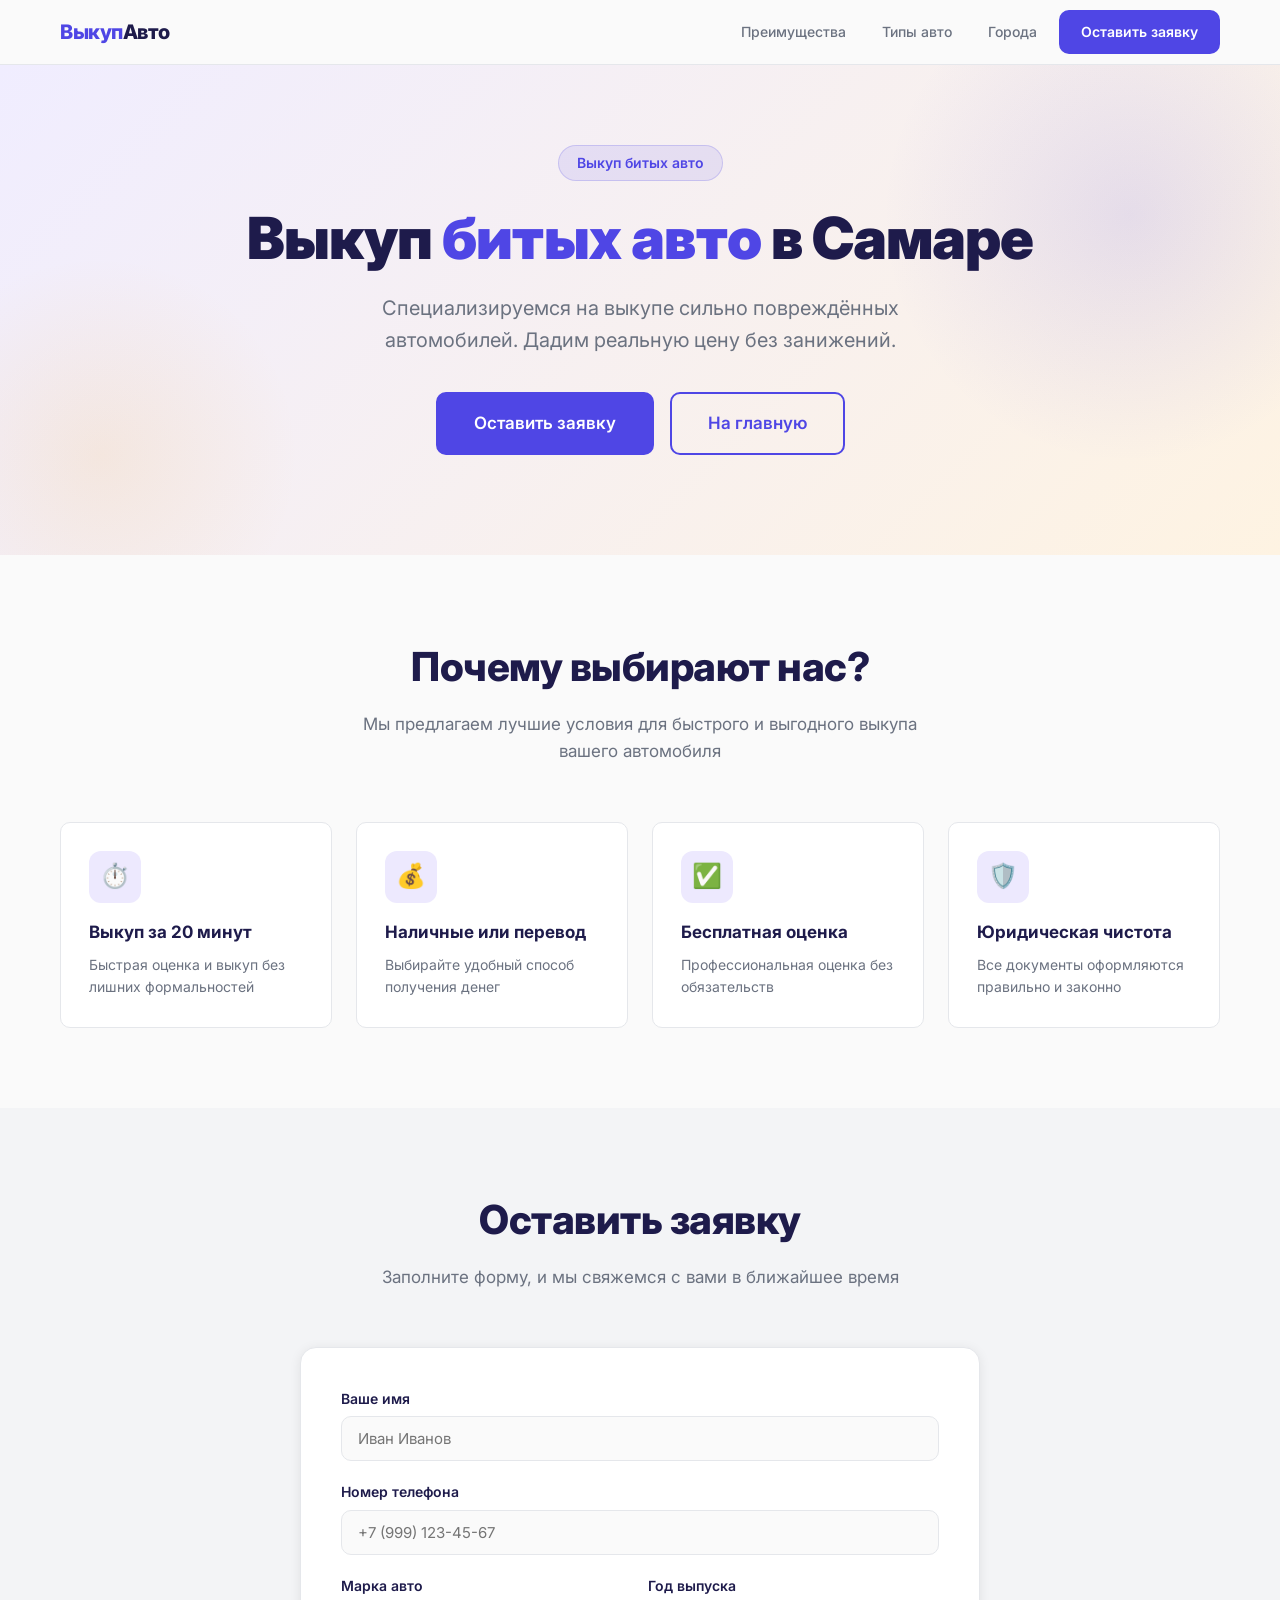
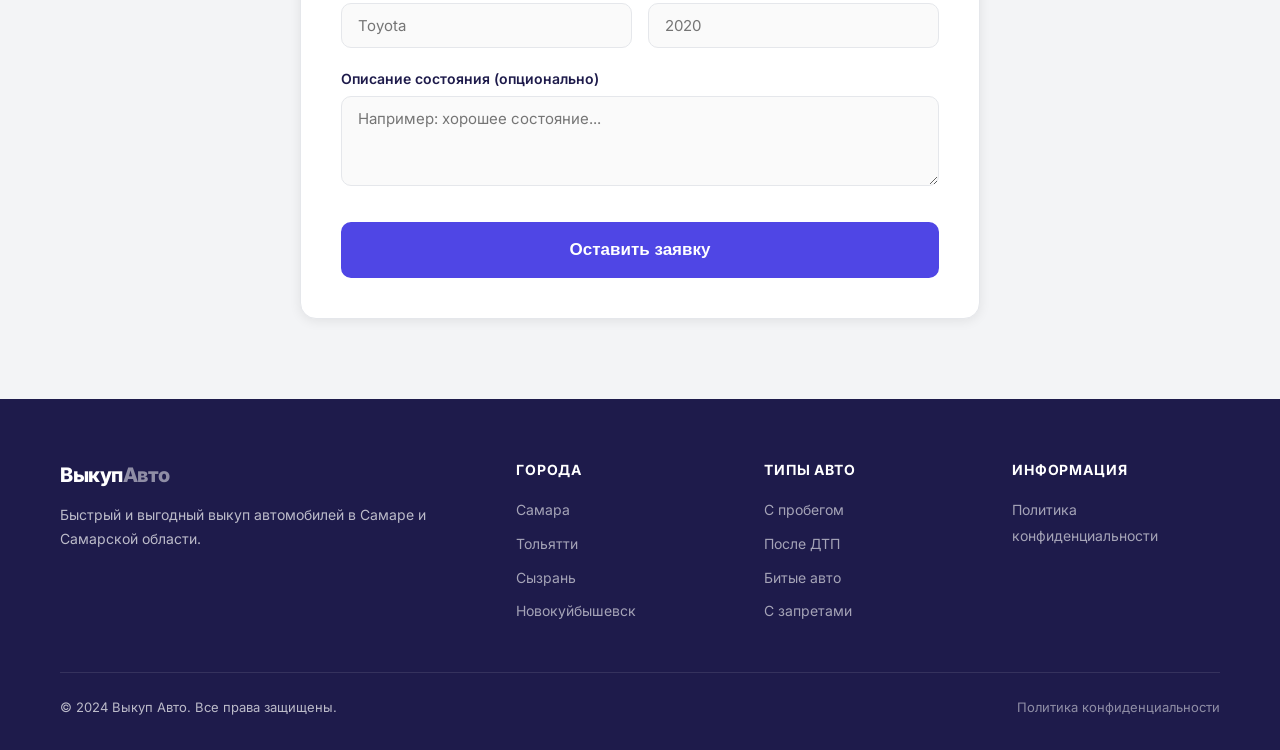
<file: vykup-bityh.html>
<!DOCTYPE html>
<html lang="ru">
<head>
<!-- Yandex.Metrika counter -->
<script type="text/javascript">
    (function(m,e,t,r,i,k,a){
        m[i]=m[i]||function(){(m[i].a=m[i].a||[]).push(arguments)};
        m[i].l=1*new Date();
        for (var j = 0; j < document.scripts.length; j++) {if (document.scripts[j].src === r) { return; }}
        k=e.createElement(t),a=e.getElementsByTagName(t)[0],k.async=1,k.src=r,a.parentNode.insertBefore(k,a)
    })(window, document,'script','https://mc.yandex.ru/metrika/tag.js?id=108881382', 'ym');

    ym(108881382, 'init', {ssr:true, webvisor:true, clickmap:true, ecommerce:"dataLayer", referrer: document.referrer, url: location.href, accurateTrackBounce:true, trackLinks:true});
</script>
<noscript><div><img src="https://mc.yandex.ru/watch/108881382" style="position:absolute; left:-9999px;" alt="" /></div></noscript>
<!-- /Yandex.Metrika counter -->
  <meta charset="UTF-8">
  <meta name="viewport" content="width=device-width, initial-scale=1.0">
  <title>Выкуп битых авто в Самаре | Выкуп Авто Самара</title>
  <meta name="description" content="Выкупаем битые и сильно повреждённые автомобили в Самаре. Быстро и выгодно.">
  <link rel="preconnect" href="https://fonts.googleapis.com">
  <link href="https://fonts.googleapis.com/css2?family=Inter:wght@400;500;600;700;800;900&display=swap" rel="stylesheet">
  <link rel="stylesheet" href="style.css">
    
  <link rel="icon" type="image/png" href="images/icon.png" sizes="32x32" />
  <link rel="icon" type="image/png" href="images/icon.png" sizes="16x16" />
  <link rel="apple-touch-icon" href="images/icon.png" />
   
  <link rel="canonical" href="https://auto-vikup63.ru/vykup-bityh/">
</head>
<body>
<header>
  <div class="container">
    <div class="header-inner">
      <a href="index.html" class="logo">Выкуп<span>Авто</span></a>
      <nav>
        <a href="index.html#benefits">Преимущества</a>
        <a href="index.html#car-types">Типы авто</a>
        <a href="index.html#cities">Города</a>
        <a href="#form" class="btn btn-primary" style="padding:9px 20px;font-size:14px;">Оставить заявку</a>
      </nav>
      <button class="burger" id="burger"><span></span><span></span><span></span></button>
    </div>
  </div>
  <div class="mobile-menu" id="mobileMenu">
    <a href="index.html">Главная</a>
    <a href="index.html#benefits">Преимущества</a>
    <a href="index.html#car-types">Типы авто</a>
    <a href="index.html#cities">Города</a>
    <a href="#form" class="btn btn-primary" style="margin-top:8px;">Оставить заявку</a>
  </div>
</header>

<section class="hero">
  <div class="container">
    <div class="hero-inner">
      <div class="hero-badge">Выкуп битых авто</div>
      <h1>Выкуп <span>битых авто</span> в Самаре</h1>
      <p>Специализируемся на выкупе сильно повреждённых автомобилей. Дадим реальную цену без занижений.</p>
      <div class="hero-btns">
        <a href="#form" class="btn btn-primary btn-lg">Оставить заявку</a>
        <a href="index.html" class="btn btn-outline btn-lg">На главную</a>
      </div>
    </div>
  </div>
</section>

<section>
  <div class="container">
    <div class="section-header">
      <h2>Почему выбирают нас?</h2>
      <p>Мы предлагаем лучшие условия для быстрого и выгодного выкупа вашего автомобиля</p>
    </div>
    <div class="grid-4">
      <div class="card"><div class="card-icon">⏱️</div><h3>Выкуп за 20 минут</h3><p>Быстрая оценка и выкуп без лишних формальностей</p></div>
      <div class="card"><div class="card-icon">💰</div><h3>Наличные или перевод</h3><p>Выбирайте удобный способ получения денег</p></div>
      <div class="card"><div class="card-icon">✅</div><h3>Бесплатная оценка</h3><p>Профессиональная оценка без обязательств</p></div>
      <div class="card"><div class="card-icon">🛡️</div><h3>Юридическая чистота</h3><p>Все документы оформляются правильно и законно</p></div>
    </div>
  </div>
</section>

<section id="form" class="form-section">
  <div class="container">
    <div class="section-header">
      <h2>Оставить заявку</h2>
      <p>Заполните форму, и мы свяжемся с вами в ближайшее время</p>
    </div>
    <div class="form-wrapper">
      <div class="form-card">
        <div id="formSuccess" class="form-success">
          <div class="success-icon">✅</div>
          <h3>Заявка отправлена!</h3>
          <p>Мы свяжемся с вами в ближайшее время.</p>
        </div>
        <form id="applicationForm">
          <div class="form-group">
            <label for="name">Ваше имя</label>
            <input type="text" id="name" placeholder="Иван Иванов">
            <div class="form-error" id="nameError"></div>
          </div>
          <div class="form-group">
            <label for="phone">Номер телефона</label>
            <input type="tel" id="phone" placeholder="+7 (999) 123-45-67">
            <div class="form-error" id="phoneError"></div>
          </div>
          <div class="form-row">
            <div class="form-group">
              <label for="carMake">Марка авто</label>
              <input type="text" id="carMake" placeholder="Toyota">
              <div class="form-error" id="carMakeError"></div>
            </div>
            <div class="form-group">
              <label for="carYear">Год выпуска</label>
              <input type="number" id="carYear" placeholder="2020" min="1900" max="2026">
              <div class="form-error" id="carYearError"></div>
            </div>
          </div>
          <input type="hidden" id="city" value="Самара">
          <input type="hidden" id="carType" value="Выкуп битых авто">
          <div class="form-group">
            <label for="description">Описание состояния (опционально)</label>
            <textarea id="description" placeholder="Например: хорошее состояние..."></textarea>
          </div>
          <button type="submit" class="btn btn-primary form-submit" id="submitBtn">Оставить заявку</button>
        </form>
      </div>
    </div>
  </div>
</section>

<footer>
  <div class="container">
    <div class="footer-grid">
      <div class="footer-brand">
        <div class="logo">Выкуп<span style="color:rgba(255,255,255,0.5)">Авто</span></div>
        <p>Быстрый и выгодный выкуп автомобилей в Самаре и Самарской области.</p>
      </div>
      <div><h4>Города</h4><ul>
        <li><a href="samara.html">Самара</a></li>
        <li><a href="tolyatti.html">Тольятти</a></li>
        <li><a href="syzran.html">Сызрань</a></li>
        <li><a href="novokuybyshevsk.html">Новокуйбышевск</a></li>
      </ul></div>
      <div><h4>Типы авто</h4><ul>
        <li><a href="vykup-s-probegom.html">С пробегом</a></li>
        <li><a href="vykup-posle-dtp.html">После ДТП</a></li>
        <li><a href="vykup-bityh.html">Битые авто</a></li>
        <li><a href="vykup-s-zapretami.html">С запретами</a></li>
      </ul></div>
      <div><h4>Информация</h4><ul>
        <li><a href="privacy.html">Политика конфиденциальности</a></li>
      </ul></div>
    </div>
    <div class="footer-bottom">
      <span>© 2024 Выкуп Авто. Все права защищены.</span>
      <a href="privacy.html">Политика конфиденциальности</a>
    </div>
  </div>
</footer>
<div class="toast" id="toast"></div>
<script src="script.js"></script>
</body>
</html>
</file>
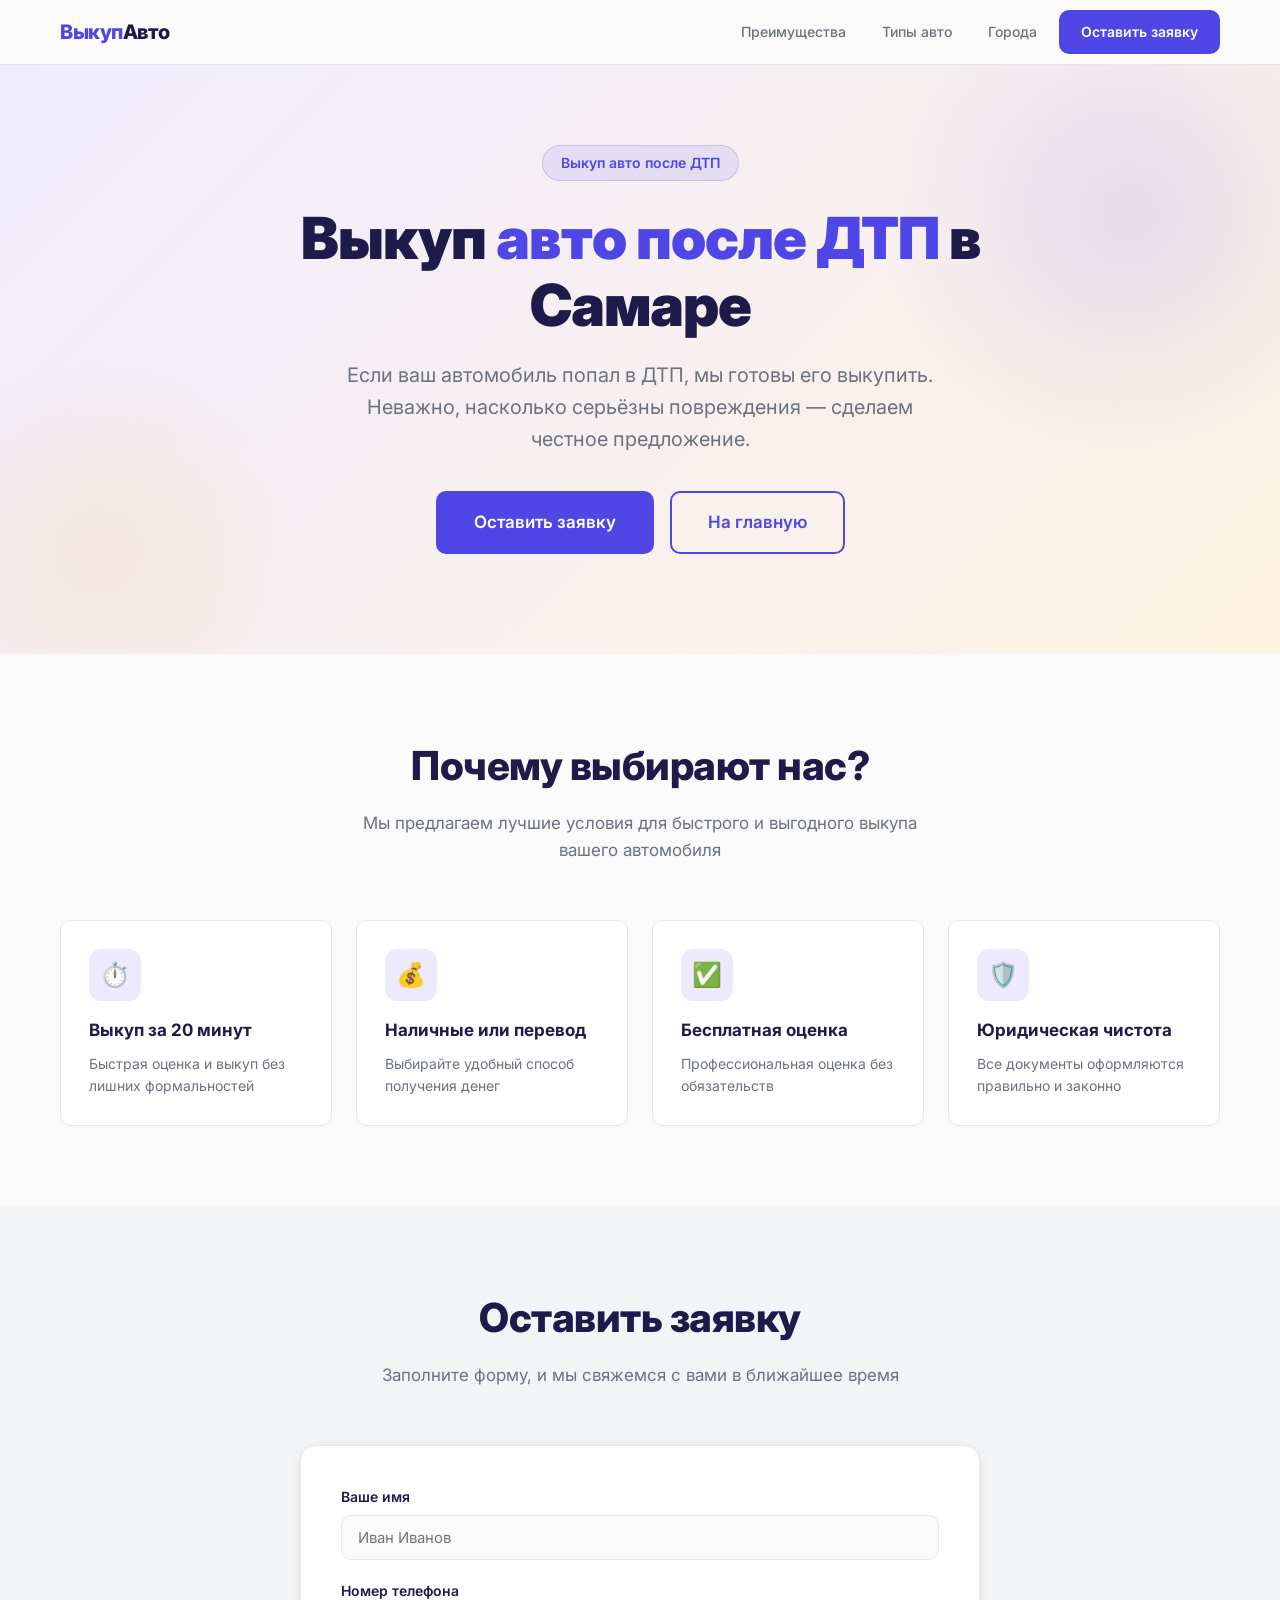
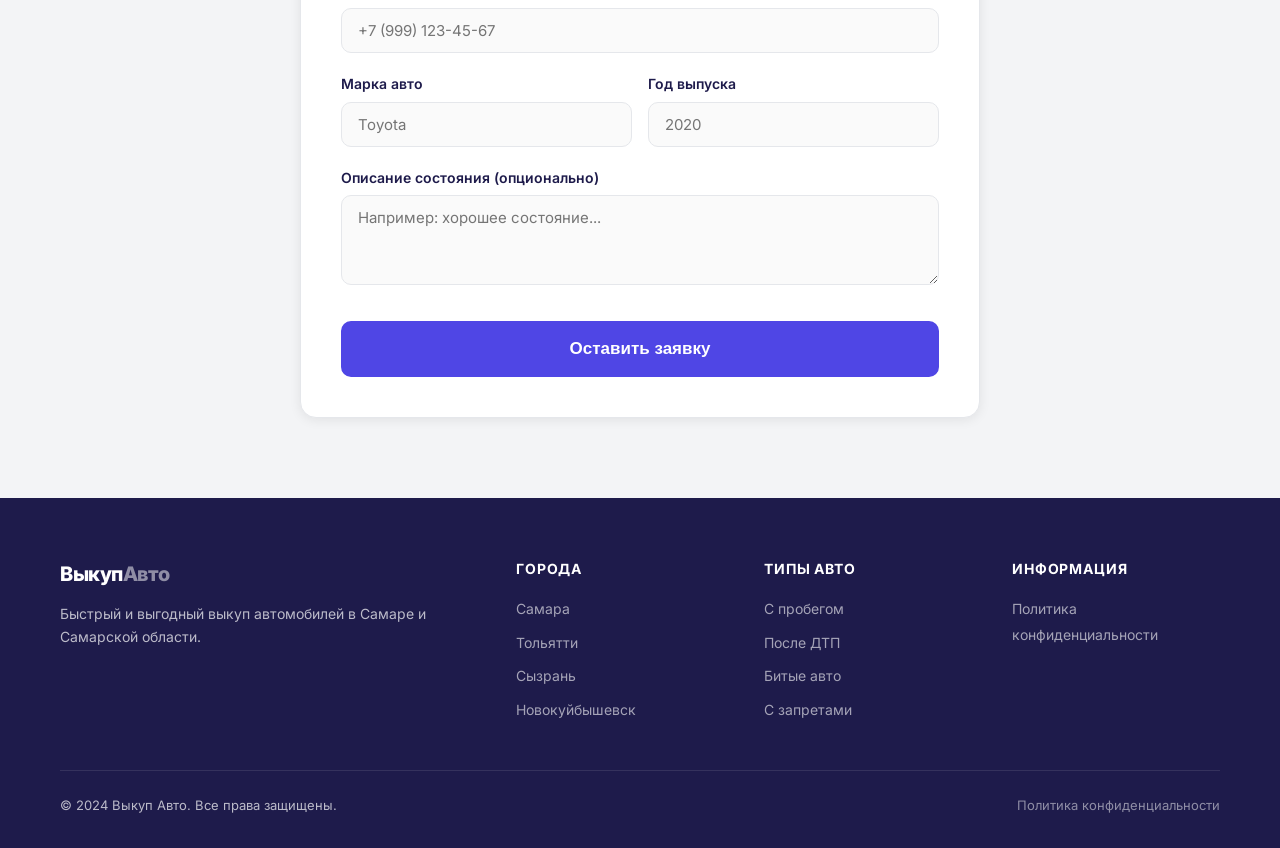
<file: vykup-posle-dtp.html>
<!DOCTYPE html>
<html lang="ru">
<head>
<!-- Yandex.Metrika counter -->
<script type="text/javascript">
    (function(m,e,t,r,i,k,a){
        m[i]=m[i]||function(){(m[i].a=m[i].a||[]).push(arguments)};
        m[i].l=1*new Date();
        for (var j = 0; j < document.scripts.length; j++) {if (document.scripts[j].src === r) { return; }}
        k=e.createElement(t),a=e.getElementsByTagName(t)[0],k.async=1,k.src=r,a.parentNode.insertBefore(k,a)
    })(window, document,'script','https://mc.yandex.ru/metrika/tag.js?id=108881382', 'ym');

    ym(108881382, 'init', {ssr:true, webvisor:true, clickmap:true, ecommerce:"dataLayer", referrer: document.referrer, url: location.href, accurateTrackBounce:true, trackLinks:true});
</script>
<noscript><div><img src="https://mc.yandex.ru/watch/108881382" style="position:absolute; left:-9999px;" alt="" /></div></noscript>
<!-- /Yandex.Metrika counter -->
  <meta charset="UTF-8">
  <meta name="viewport" content="width=device-width, initial-scale=1.0">
  <title>Выкуп авто после ДТП в Самаре | Выкуп Авто Самара</title>
  <meta name="description" content="Выкупаем автомобили после ДТП в любом состоянии. Быстро и выгодно в Самаре.">
  <link rel="preconnect" href="https://fonts.googleapis.com">
  <link href="https://fonts.googleapis.com/css2?family=Inter:wght@400;500;600;700;800;900&display=swap" rel="stylesheet">
  <link rel="stylesheet" href="style.css">
    
  <link rel="icon" type="image/png" href="images/icon.png" sizes="32x32" />
  <link rel="icon" type="image/png" href="images/icon.png" sizes="16x16" />
  <link rel="apple-touch-icon" href="images/icon.png" />
   
  <link rel="canonical" href="https://auto-vikup63.ru/vykup-posle-dtp/">
</head>
<body>
<header>
  <div class="container">
    <div class="header-inner">
      <a href="index.html" class="logo">Выкуп<span>Авто</span></a>
      <nav>
        <a href="index.html#benefits">Преимущества</a>
        <a href="index.html#car-types">Типы авто</a>
        <a href="index.html#cities">Города</a>
        <a href="#form" class="btn btn-primary" style="padding:9px 20px;font-size:14px;">Оставить заявку</a>
      </nav>
      <button class="burger" id="burger"><span></span><span></span><span></span></button>
    </div>
  </div>
  <div class="mobile-menu" id="mobileMenu">
    <a href="index.html">Главная</a>
    <a href="index.html#benefits">Преимущества</a>
    <a href="index.html#car-types">Типы авто</a>
    <a href="index.html#cities">Города</a>
    <a href="#form" class="btn btn-primary" style="margin-top:8px;">Оставить заявку</a>
  </div>
</header>

<section class="hero">
  <div class="container">
    <div class="hero-inner">
      <div class="hero-badge">Выкуп авто после ДТП</div>
      <h1>Выкуп <span>авто после ДТП</span> в Самаре</h1>
      <p>Если ваш автомобиль попал в ДТП, мы готовы его выкупить. Неважно, насколько серьёзны повреждения — сделаем честное предложение.</p>
      <div class="hero-btns">
        <a href="#form" class="btn btn-primary btn-lg">Оставить заявку</a>
        <a href="index.html" class="btn btn-outline btn-lg">На главную</a>
      </div>
    </div>
  </div>
</section>

<section>
  <div class="container">
    <div class="section-header">
      <h2>Почему выбирают нас?</h2>
      <p>Мы предлагаем лучшие условия для быстрого и выгодного выкупа вашего автомобиля</p>
    </div>
    <div class="grid-4">
      <div class="card"><div class="card-icon">⏱️</div><h3>Выкуп за 20 минут</h3><p>Быстрая оценка и выкуп без лишних формальностей</p></div>
      <div class="card"><div class="card-icon">💰</div><h3>Наличные или перевод</h3><p>Выбирайте удобный способ получения денег</p></div>
      <div class="card"><div class="card-icon">✅</div><h3>Бесплатная оценка</h3><p>Профессиональная оценка без обязательств</p></div>
      <div class="card"><div class="card-icon">🛡️</div><h3>Юридическая чистота</h3><p>Все документы оформляются правильно и законно</p></div>
    </div>
  </div>
</section>

<section id="form" class="form-section">
  <div class="container">
    <div class="section-header">
      <h2>Оставить заявку</h2>
      <p>Заполните форму, и мы свяжемся с вами в ближайшее время</p>
    </div>
    <div class="form-wrapper">
      <div class="form-card">
        <div id="formSuccess" class="form-success">
          <div class="success-icon">✅</div>
          <h3>Заявка отправлена!</h3>
          <p>Мы свяжемся с вами в ближайшее время.</p>
        </div>
        <form id="applicationForm">
          <div class="form-group">
            <label for="name">Ваше имя</label>
            <input type="text" id="name" placeholder="Иван Иванов">
            <div class="form-error" id="nameError"></div>
          </div>
          <div class="form-group">
            <label for="phone">Номер телефона</label>
            <input type="tel" id="phone" placeholder="+7 (999) 123-45-67">
            <div class="form-error" id="phoneError"></div>
          </div>
          <div class="form-row">
            <div class="form-group">
              <label for="carMake">Марка авто</label>
              <input type="text" id="carMake" placeholder="Toyota">
              <div class="form-error" id="carMakeError"></div>
            </div>
            <div class="form-group">
              <label for="carYear">Год выпуска</label>
              <input type="number" id="carYear" placeholder="2020" min="1900" max="2026">
              <div class="form-error" id="carYearError"></div>
            </div>
          </div>
          <input type="hidden" id="city" value="Самара">
          <input type="hidden" id="carType" value="Выкуп авто после ДТП">
          <div class="form-group">
            <label for="description">Описание состояния (опционально)</label>
            <textarea id="description" placeholder="Например: хорошее состояние..."></textarea>
          </div>
          <button type="submit" class="btn btn-primary form-submit" id="submitBtn">Оставить заявку</button>
        </form>
      </div>
    </div>
  </div>
</section>

<footer>
  <div class="container">
    <div class="footer-grid">
      <div class="footer-brand">
        <div class="logo">Выкуп<span style="color:rgba(255,255,255,0.5)">Авто</span></div>
        <p>Быстрый и выгодный выкуп автомобилей в Самаре и Самарской области.</p>
      </div>
      <div><h4>Города</h4><ul>
        <li><a href="samara.html">Самара</a></li>
        <li><a href="tolyatti.html">Тольятти</a></li>
        <li><a href="syzran.html">Сызрань</a></li>
        <li><a href="novokuybyshevsk.html">Новокуйбышевск</a></li>
      </ul></div>
      <div><h4>Типы авто</h4><ul>
        <li><a href="vykup-s-probegom.html">С пробегом</a></li>
        <li><a href="vykup-posle-dtp.html">После ДТП</a></li>
        <li><a href="vykup-bityh.html">Битые авто</a></li>
        <li><a href="vykup-s-zapretami.html">С запретами</a></li>
      </ul></div>
      <div><h4>Информация</h4><ul>
        <li><a href="privacy.html">Политика конфиденциальности</a></li>
      </ul></div>
    </div>
    <div class="footer-bottom">
      <span>© 2024 Выкуп Авто. Все права защищены.</span>
      <a href="privacy.html">Политика конфиденциальности</a>
    </div>
  </div>
</footer>
<div class="toast" id="toast"></div>
<script src="script.js"></script>
</body>
</html>
</file>
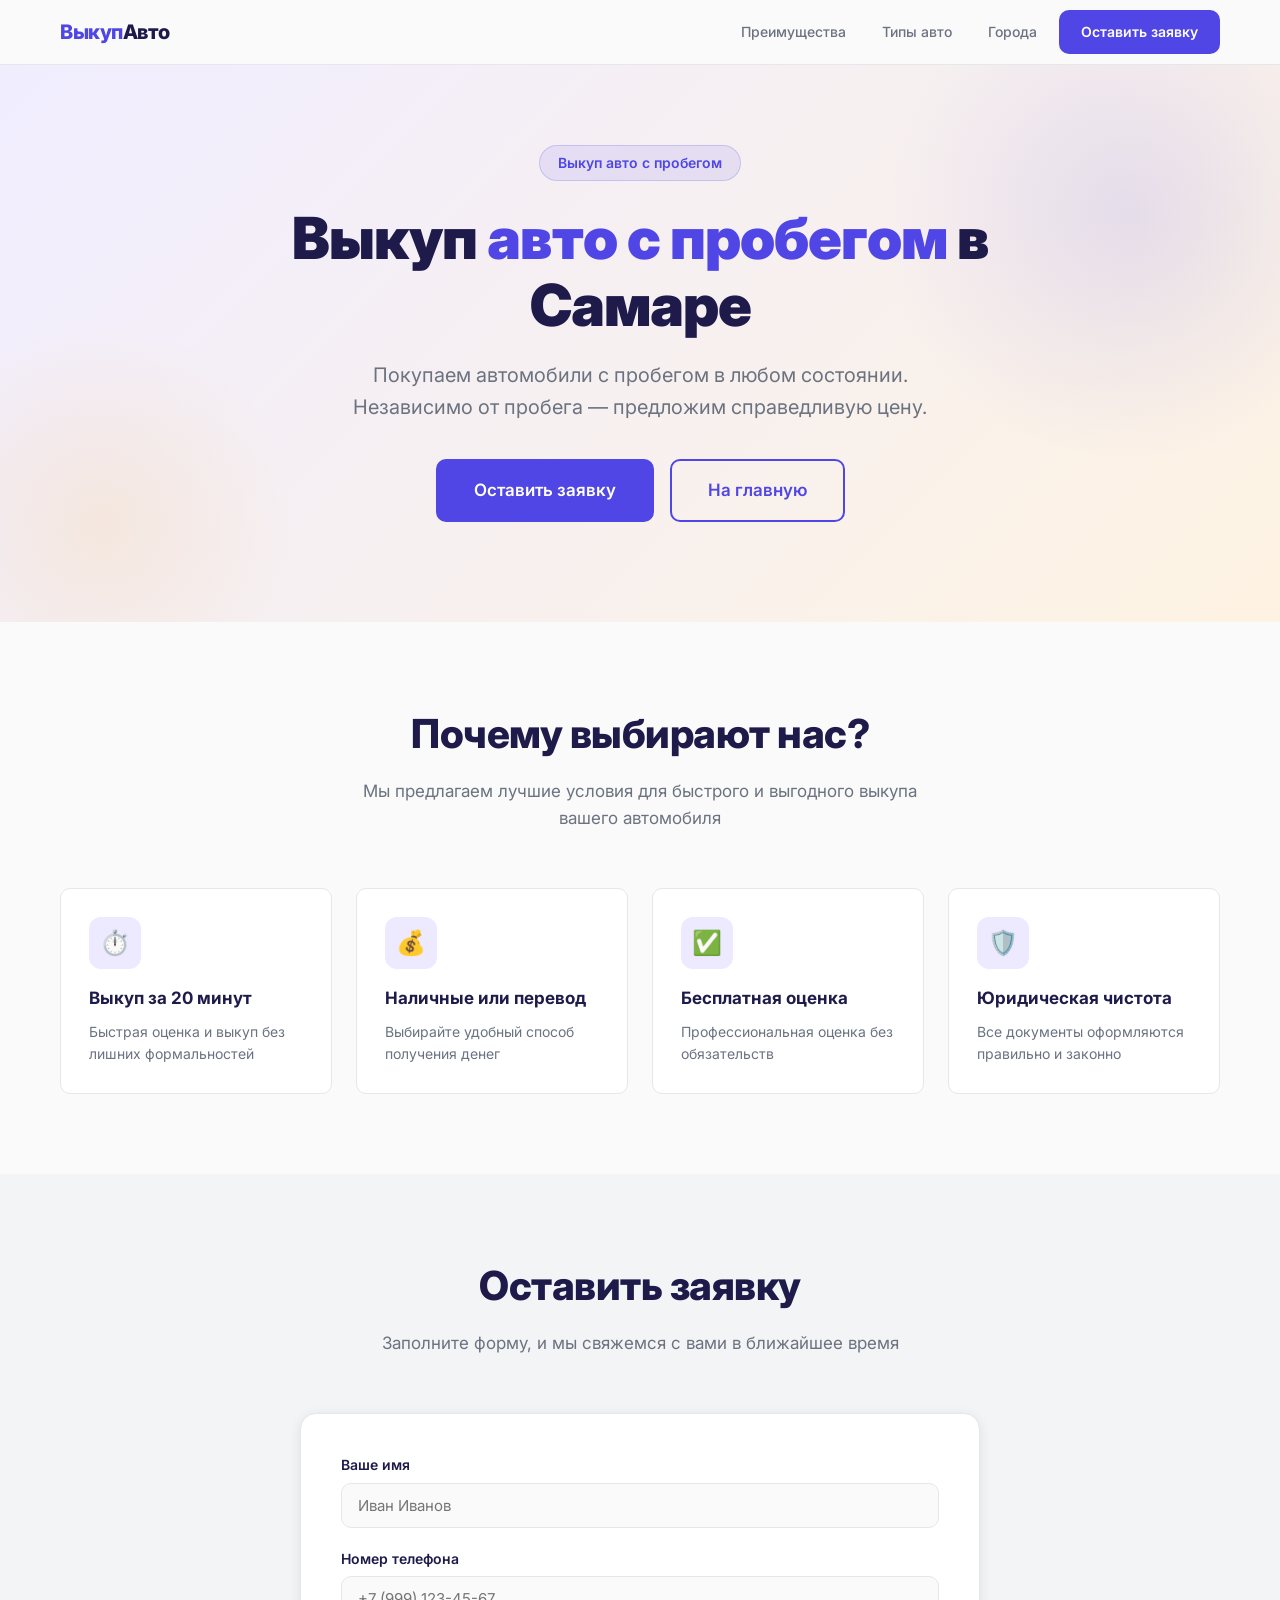
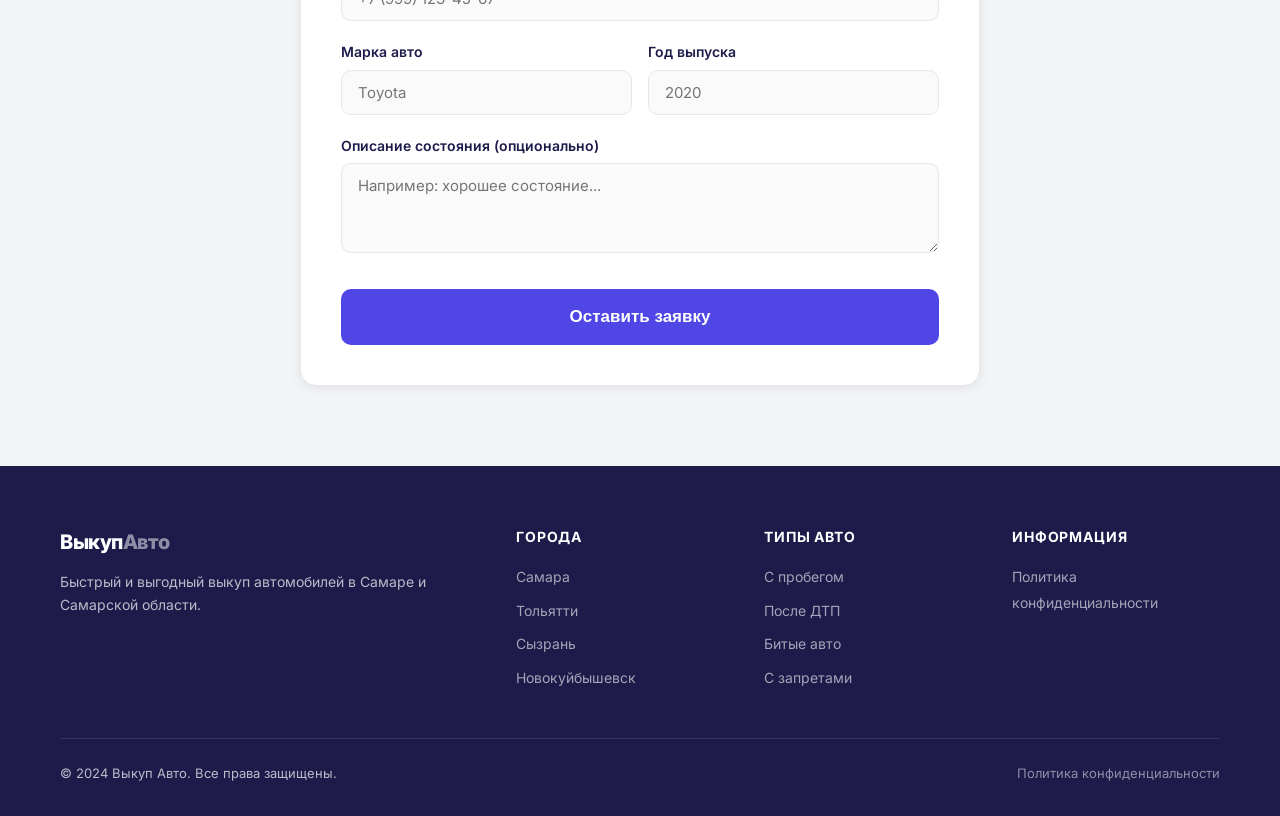
<file: vykup-s-probegom.html>
<!DOCTYPE html>
<html lang="ru">
<head>
<!-- Yandex.Metrika counter -->
<script type="text/javascript">
    (function(m,e,t,r,i,k,a){
        m[i]=m[i]||function(){(m[i].a=m[i].a||[]).push(arguments)};
        m[i].l=1*new Date();
        for (var j = 0; j < document.scripts.length; j++) {if (document.scripts[j].src === r) { return; }}
        k=e.createElement(t),a=e.getElementsByTagName(t)[0],k.async=1,k.src=r,a.parentNode.insertBefore(k,a)
    })(window, document,'script','https://mc.yandex.ru/metrika/tag.js?id=108881382', 'ym');

    ym(108881382, 'init', {ssr:true, webvisor:true, clickmap:true, ecommerce:"dataLayer", referrer: document.referrer, url: location.href, accurateTrackBounce:true, trackLinks:true});
</script>
<noscript><div><img src="https://mc.yandex.ru/watch/108881382" style="position:absolute; left:-9999px;" alt="" /></div></noscript>
<!-- /Yandex.Metrika counter -->
  <meta charset="UTF-8">
  <meta name="viewport" content="width=device-width, initial-scale=1.0">
  <title>Выкуп авто с пробегом в Самаре | Выкуп Авто Самара</title>
  <meta name="description" content="Быстрый выкуп автомобилей с любым пробегом в Самаре. Справедливая оценка и честные условия.">
  <link rel="preconnect" href="https://fonts.googleapis.com">
  <link href="https://fonts.googleapis.com/css2?family=Inter:wght@400;500;600;700;800;900&display=swap" rel="stylesheet">
  <link rel="stylesheet" href="style.css">
    
  <link rel="icon" type="image/png" href="images/icon.png" sizes="32x32" />
  <link rel="icon" type="image/png" href="images/icon.png" sizes="16x16" />
  <link rel="apple-touch-icon" href="images/icon.png" />
   
  <link rel="canonical" href="https://auto-vikup63.ru/vykup-s-probegom/">
</head>
<body>
<header>
  <div class="container">
    <div class="header-inner">
      <a href="index.html" class="logo">Выкуп<span>Авто</span></a>
      <nav>
        <a href="index.html#benefits">Преимущества</a>
        <a href="index.html#car-types">Типы авто</a>
        <a href="index.html#cities">Города</a>
        <a href="#form" class="btn btn-primary" style="padding:9px 20px;font-size:14px;">Оставить заявку</a>
      </nav>
      <button class="burger" id="burger"><span></span><span></span><span></span></button>
    </div>
  </div>
  <div class="mobile-menu" id="mobileMenu">
    <a href="index.html">Главная</a>
    <a href="index.html#benefits">Преимущества</a>
    <a href="index.html#car-types">Типы авто</a>
    <a href="index.html#cities">Города</a>
    <a href="#form" class="btn btn-primary" style="margin-top:8px;">Оставить заявку</a>
  </div>
</header>

<section class="hero">
  <div class="container">
    <div class="hero-inner">
      <div class="hero-badge">Выкуп авто с пробегом</div>
      <h1>Выкуп <span>авто с пробегом</span> в Самаре</h1>
      <p>Покупаем автомобили с пробегом в любом состоянии. Независимо от пробега — предложим справедливую цену.</p>
      <div class="hero-btns">
        <a href="#form" class="btn btn-primary btn-lg">Оставить заявку</a>
        <a href="index.html" class="btn btn-outline btn-lg">На главную</a>
      </div>
    </div>
  </div>
</section>

<section>
  <div class="container">
    <div class="section-header">
      <h2>Почему выбирают нас?</h2>
      <p>Мы предлагаем лучшие условия для быстрого и выгодного выкупа вашего автомобиля</p>
    </div>
    <div class="grid-4">
      <div class="card"><div class="card-icon">⏱️</div><h3>Выкуп за 20 минут</h3><p>Быстрая оценка и выкуп без лишних формальностей</p></div>
      <div class="card"><div class="card-icon">💰</div><h3>Наличные или перевод</h3><p>Выбирайте удобный способ получения денег</p></div>
      <div class="card"><div class="card-icon">✅</div><h3>Бесплатная оценка</h3><p>Профессиональная оценка без обязательств</p></div>
      <div class="card"><div class="card-icon">🛡️</div><h3>Юридическая чистота</h3><p>Все документы оформляются правильно и законно</p></div>
    </div>
  </div>
</section>

<section id="form" class="form-section">
  <div class="container">
    <div class="section-header">
      <h2>Оставить заявку</h2>
      <p>Заполните форму, и мы свяжемся с вами в ближайшее время</p>
    </div>
    <div class="form-wrapper">
      <div class="form-card">
        <div id="formSuccess" class="form-success">
          <div class="success-icon">✅</div>
          <h3>Заявка отправлена!</h3>
          <p>Мы свяжемся с вами в ближайшее время.</p>
        </div>
        <form id="applicationForm">
          <div class="form-group">
            <label for="name">Ваше имя</label>
            <input type="text" id="name" placeholder="Иван Иванов">
            <div class="form-error" id="nameError"></div>
          </div>
          <div class="form-group">
            <label for="phone">Номер телефона</label>
            <input type="tel" id="phone" placeholder="+7 (999) 123-45-67">
            <div class="form-error" id="phoneError"></div>
          </div>
          <div class="form-row">
            <div class="form-group">
              <label for="carMake">Марка авто</label>
              <input type="text" id="carMake" placeholder="Toyota">
              <div class="form-error" id="carMakeError"></div>
            </div>
            <div class="form-group">
              <label for="carYear">Год выпуска</label>
              <input type="number" id="carYear" placeholder="2020" min="1900" max="2026">
              <div class="form-error" id="carYearError"></div>
            </div>
          </div>
          <input type="hidden" id="city" value="Самара">
          <input type="hidden" id="carType" value="Выкуп авто с пробегом">
          <div class="form-group">
            <label for="description">Описание состояния (опционально)</label>
            <textarea id="description" placeholder="Например: хорошее состояние..."></textarea>
          </div>
          <button type="submit" class="btn btn-primary form-submit" id="submitBtn">Оставить заявку</button>
        </form>
      </div>
    </div>
  </div>
</section>

<footer>
  <div class="container">
    <div class="footer-grid">
      <div class="footer-brand">
        <div class="logo">Выкуп<span style="color:rgba(255,255,255,0.5)">Авто</span></div>
        <p>Быстрый и выгодный выкуп автомобилей в Самаре и Самарской области.</p>
      </div>
      <div><h4>Города</h4><ul>
        <li><a href="samara.html">Самара</a></li>
        <li><a href="tolyatti.html">Тольятти</a></li>
        <li><a href="syzran.html">Сызрань</a></li>
        <li><a href="novokuybyshevsk.html">Новокуйбышевск</a></li>
      </ul></div>
      <div><h4>Типы авто</h4><ul>
        <li><a href="vykup-s-probegom.html">С пробегом</a></li>
        <li><a href="vykup-posle-dtp.html">После ДТП</a></li>
        <li><a href="vykup-bityh.html">Битые авто</a></li>
        <li><a href="vykup-s-zapretami.html">С запретами</a></li>
      </ul></div>
      <div><h4>Информация</h4><ul>
        <li><a href="privacy.html">Политика конфиденциальности</a></li>
      </ul></div>
    </div>
    <div class="footer-bottom">
      <span>© 2024 Выкуп Авто. Все права защищены.</span>
      <a href="privacy.html">Политика конфиденциальности</a>
    </div>
  </div>
</footer>
<div class="toast" id="toast"></div>
<script src="script.js"></script>
</body>
</html>
</file>
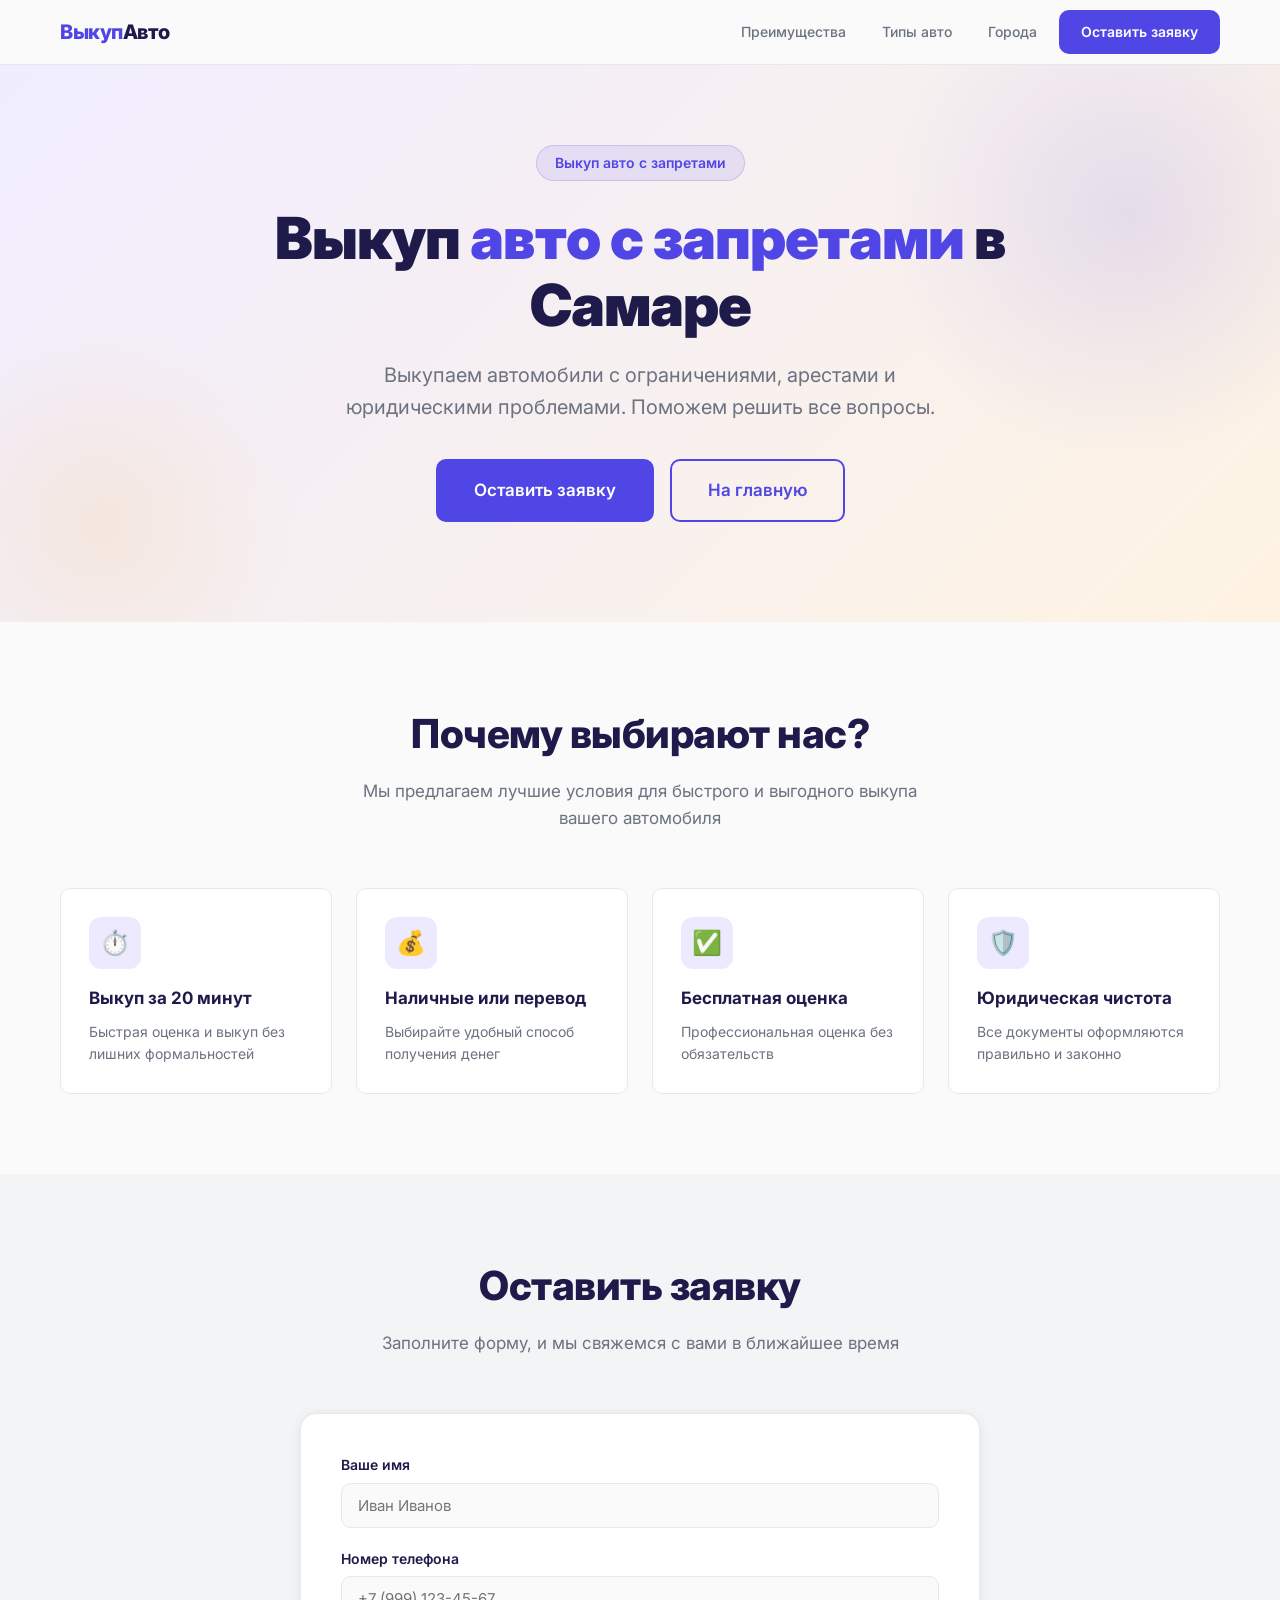
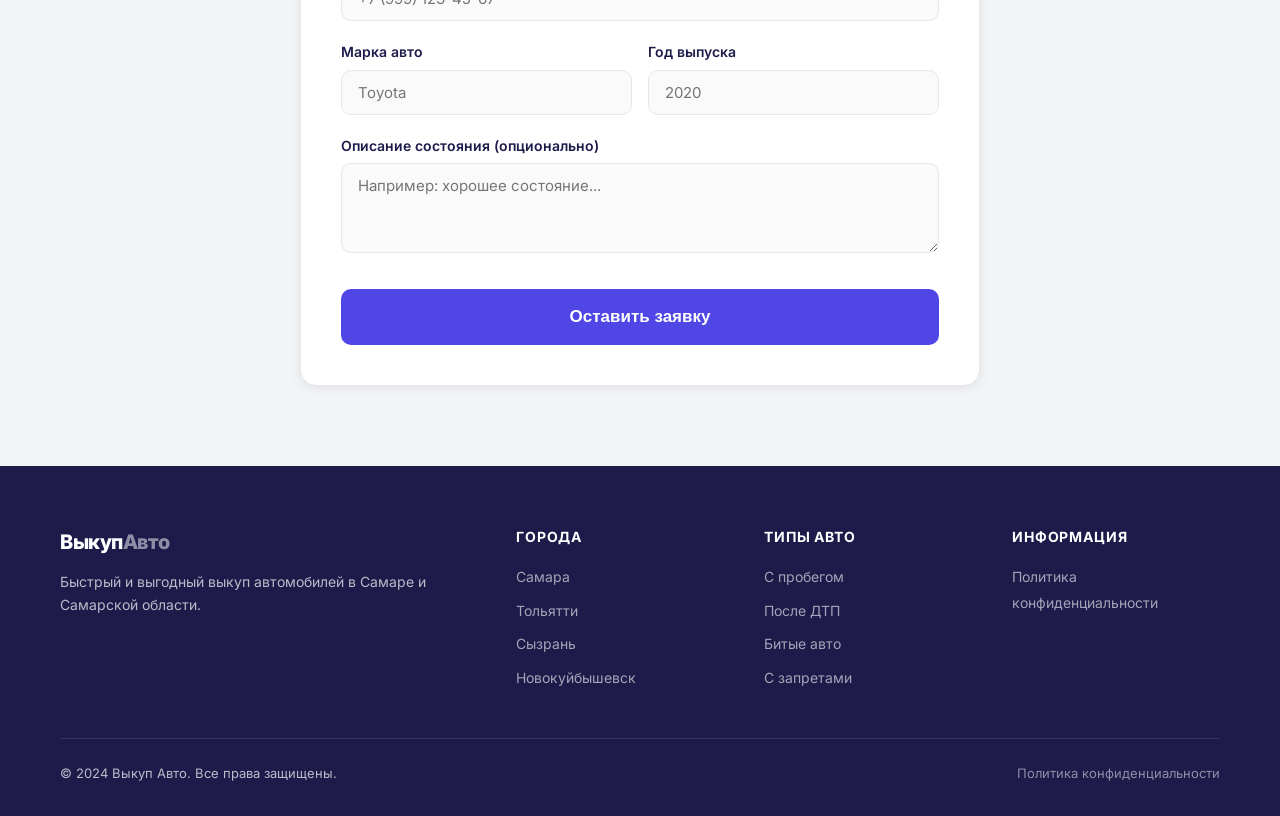
<file: vykup-s-zapretami.html>
<!DOCTYPE html>
<html lang="ru">
<head>
<!-- Yandex.Metrika counter -->
<script type="text/javascript">
    (function(m,e,t,r,i,k,a){
        m[i]=m[i]||function(){(m[i].a=m[i].a||[]).push(arguments)};
        m[i].l=1*new Date();
        for (var j = 0; j < document.scripts.length; j++) {if (document.scripts[j].src === r) { return; }}
        k=e.createElement(t),a=e.getElementsByTagName(t)[0],k.async=1,k.src=r,a.parentNode.insertBefore(k,a)
    })(window, document,'script','https://mc.yandex.ru/metrika/tag.js?id=108881382', 'ym');

    ym(108881382, 'init', {ssr:true, webvisor:true, clickmap:true, ecommerce:"dataLayer", referrer: document.referrer, url: location.href, accurateTrackBounce:true, trackLinks:true});
</script>
<noscript><div><img src="https://mc.yandex.ru/watch/108881382" style="position:absolute; left:-9999px;" alt="" /></div></noscript>
<!-- /Yandex.Metrika counter -->
  <meta charset="UTF-8">
  <meta name="viewport" content="width=device-width, initial-scale=1.0">
  <title>Выкуп авто с запретами в Самаре | Выкуп Авто Самара</title>
  <meta name="description" content="Выкупаем автомобили с ограничениями, арестами и запретами в Самаре.">
  <link rel="preconnect" href="https://fonts.googleapis.com">
  <link href="https://fonts.googleapis.com/css2?family=Inter:wght@400;500;600;700;800;900&display=swap" rel="stylesheet">
  <link rel="stylesheet" href="style.css">
    
  <link rel="icon" type="image/png" href="images/icon.png" sizes="32x32" />
  <link rel="icon" type="image/png" href="images/icon.png" sizes="16x16" />
  <link rel="apple-touch-icon" href="images/icon.png" />
   
  <link rel="canonical" href="https://auto-vikup63.ru/vykup-s-zapretami/">
</head>
<body>
<header>
  <div class="container">
    <div class="header-inner">
      <a href="index.html" class="logo">Выкуп<span>Авто</span></a>
      <nav>
        <a href="index.html#benefits">Преимущества</a>
        <a href="index.html#car-types">Типы авто</a>
        <a href="index.html#cities">Города</a>
        <a href="#form" class="btn btn-primary" style="padding:9px 20px;font-size:14px;">Оставить заявку</a>
      </nav>
      <button class="burger" id="burger"><span></span><span></span><span></span></button>
    </div>
  </div>
  <div class="mobile-menu" id="mobileMenu">
    <a href="index.html">Главная</a>
    <a href="index.html#benefits">Преимущества</a>
    <a href="index.html#car-types">Типы авто</a>
    <a href="index.html#cities">Города</a>
    <a href="#form" class="btn btn-primary" style="margin-top:8px;">Оставить заявку</a>
  </div>
</header>

<section class="hero">
  <div class="container">
    <div class="hero-inner">
      <div class="hero-badge">Выкуп авто с запретами</div>
      <h1>Выкуп <span>авто с запретами</span> в Самаре</h1>
      <p>Выкупаем автомобили с ограничениями, арестами и юридическими проблемами. Поможем решить все вопросы.</p>
      <div class="hero-btns">
        <a href="#form" class="btn btn-primary btn-lg">Оставить заявку</a>
        <a href="index.html" class="btn btn-outline btn-lg">На главную</a>
      </div>
    </div>
  </div>
</section>

<section>
  <div class="container">
    <div class="section-header">
      <h2>Почему выбирают нас?</h2>
      <p>Мы предлагаем лучшие условия для быстрого и выгодного выкупа вашего автомобиля</p>
    </div>
    <div class="grid-4">
      <div class="card"><div class="card-icon">⏱️</div><h3>Выкуп за 20 минут</h3><p>Быстрая оценка и выкуп без лишних формальностей</p></div>
      <div class="card"><div class="card-icon">💰</div><h3>Наличные или перевод</h3><p>Выбирайте удобный способ получения денег</p></div>
      <div class="card"><div class="card-icon">✅</div><h3>Бесплатная оценка</h3><p>Профессиональная оценка без обязательств</p></div>
      <div class="card"><div class="card-icon">🛡️</div><h3>Юридическая чистота</h3><p>Все документы оформляются правильно и законно</p></div>
    </div>
  </div>
</section>

<section id="form" class="form-section">
  <div class="container">
    <div class="section-header">
      <h2>Оставить заявку</h2>
      <p>Заполните форму, и мы свяжемся с вами в ближайшее время</p>
    </div>
    <div class="form-wrapper">
      <div class="form-card">
        <div id="formSuccess" class="form-success">
          <div class="success-icon">✅</div>
          <h3>Заявка отправлена!</h3>
          <p>Мы свяжемся с вами в ближайшее время.</p>
        </div>
        <form id="applicationForm">
          <div class="form-group">
            <label for="name">Ваше имя</label>
            <input type="text" id="name" placeholder="Иван Иванов">
            <div class="form-error" id="nameError"></div>
          </div>
          <div class="form-group">
            <label for="phone">Номер телефона</label>
            <input type="tel" id="phone" placeholder="+7 (999) 123-45-67">
            <div class="form-error" id="phoneError"></div>
          </div>
          <div class="form-row">
            <div class="form-group">
              <label for="carMake">Марка авто</label>
              <input type="text" id="carMake" placeholder="Toyota">
              <div class="form-error" id="carMakeError"></div>
            </div>
            <div class="form-group">
              <label for="carYear">Год выпуска</label>
              <input type="number" id="carYear" placeholder="2020" min="1900" max="2026">
              <div class="form-error" id="carYearError"></div>
            </div>
          </div>
          <input type="hidden" id="city" value="Самара">
          <input type="hidden" id="carType" value="Выкуп авто с запретами">
          <div class="form-group">
            <label for="description">Описание состояния (опционально)</label>
            <textarea id="description" placeholder="Например: хорошее состояние..."></textarea>
          </div>
          <button type="submit" class="btn btn-primary form-submit" id="submitBtn">Оставить заявку</button>
        </form>
      </div>
    </div>
  </div>
</section>

<footer>
  <div class="container">
    <div class="footer-grid">
      <div class="footer-brand">
        <div class="logo">Выкуп<span style="color:rgba(255,255,255,0.5)">Авто</span></div>
        <p>Быстрый и выгодный выкуп автомобилей в Самаре и Самарской области.</p>
      </div>
      <div><h4>Города</h4><ul>
        <li><a href="samara.html">Самара</a></li>
        <li><a href="tolyatti.html">Тольятти</a></li>
        <li><a href="syzran.html">Сызрань</a></li>
        <li><a href="novokuybyshevsk.html">Новокуйбышевск</a></li>
      </ul></div>
      <div><h4>Типы авто</h4><ul>
        <li><a href="vykup-s-probegom.html">С пробегом</a></li>
        <li><a href="vykup-posle-dtp.html">После ДТП</a></li>
        <li><a href="vykup-bityh.html">Битые авто</a></li>
        <li><a href="vykup-s-zapretami.html">С запретами</a></li>
      </ul></div>
      <div><h4>Информация</h4><ul>
        <li><a href="privacy.html">Политика конфиденциальности</a></li>
      </ul></div>
    </div>
    <div class="footer-bottom">
      <span>© 2024 Выкуп Авто. Все права защищены.</span>
      <a href="privacy.html">Политика конфиденциальности</a>
    </div>
  </div>
</footer>
<div class="toast" id="toast"></div>
<script src="script.js"></script>
</body>
</html>
</file>
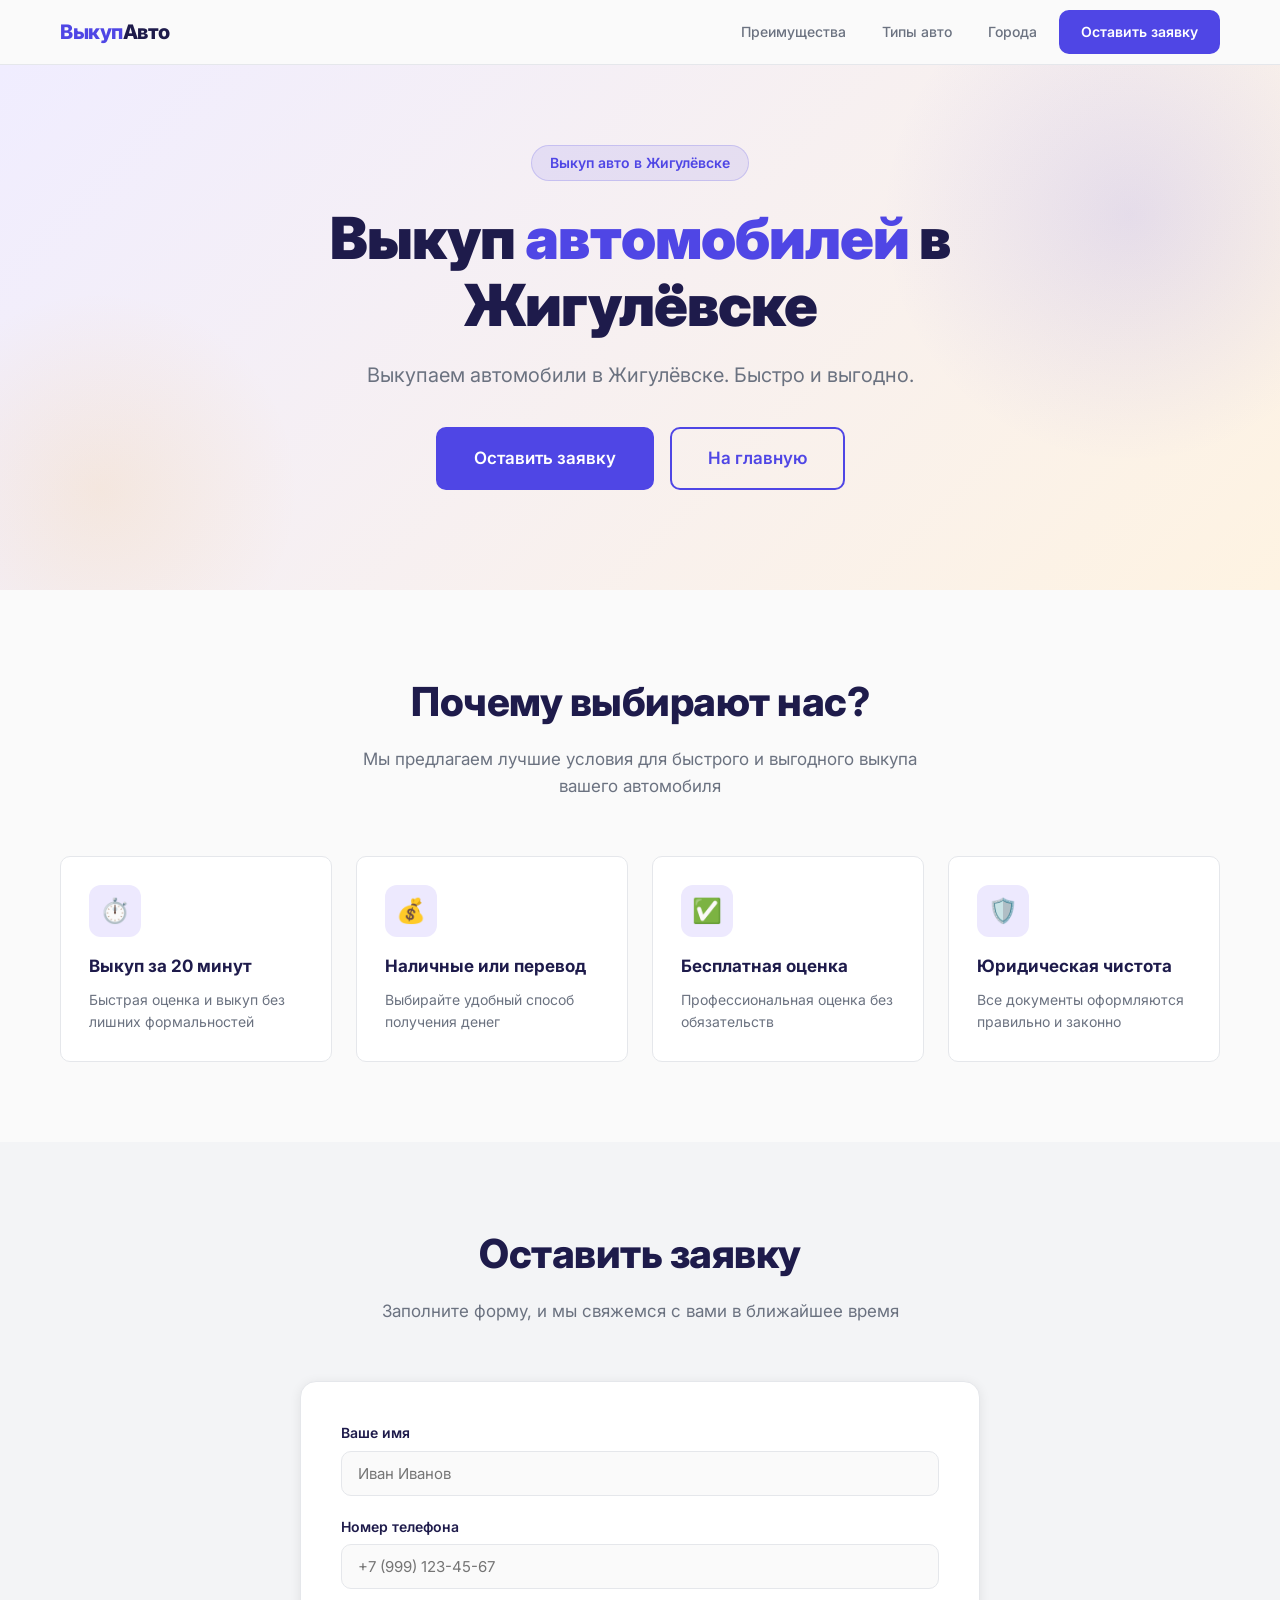
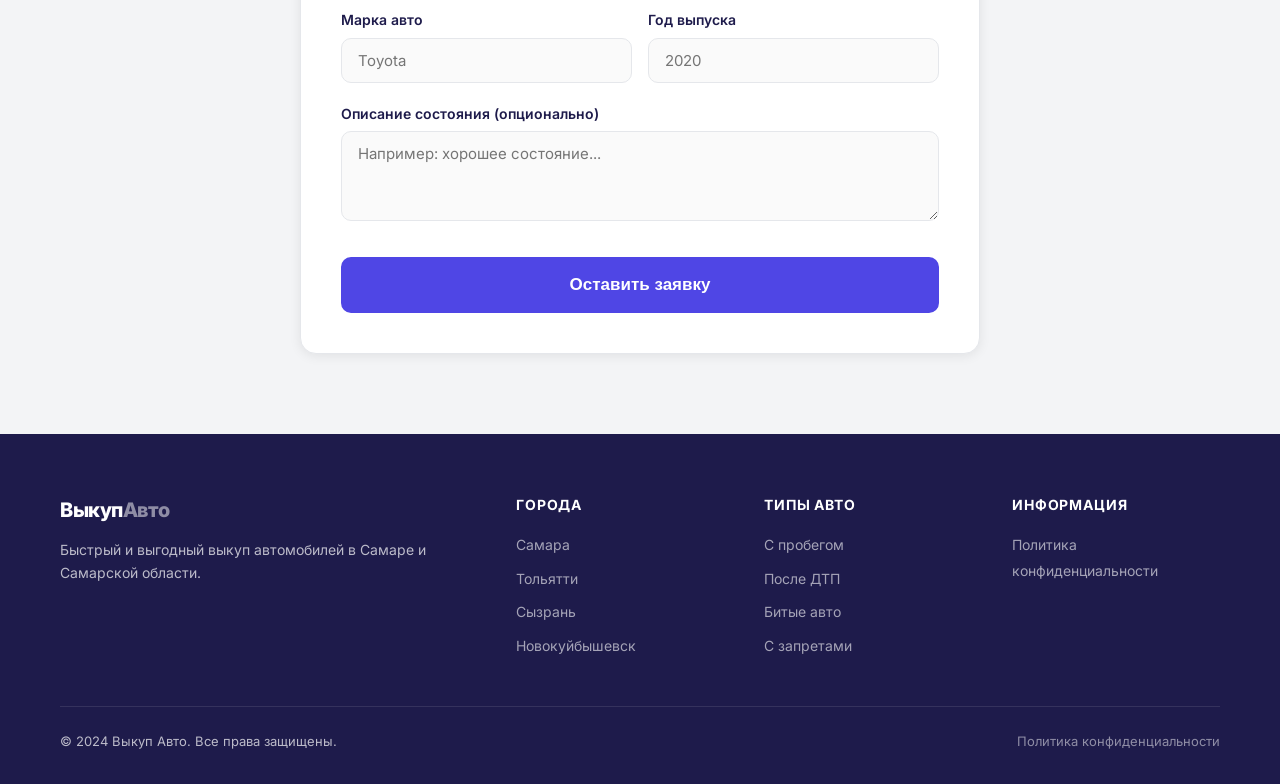
<file: zhigulyovsk.html>
<!DOCTYPE html>
<html lang="ru">
<head>
<!-- Yandex.Metrika counter -->
<script type="text/javascript">
    (function(m,e,t,r,i,k,a){
        m[i]=m[i]||function(){(m[i].a=m[i].a||[]).push(arguments)};
        m[i].l=1*new Date();
        for (var j = 0; j < document.scripts.length; j++) {if (document.scripts[j].src === r) { return; }}
        k=e.createElement(t),a=e.getElementsByTagName(t)[0],k.async=1,k.src=r,a.parentNode.insertBefore(k,a)
    })(window, document,'script','https://mc.yandex.ru/metrika/tag.js?id=108881382', 'ym');

    ym(108881382, 'init', {ssr:true, webvisor:true, clickmap:true, ecommerce:"dataLayer", referrer: document.referrer, url: location.href, accurateTrackBounce:true, trackLinks:true});
</script>
<noscript><div><img src="https://mc.yandex.ru/watch/108881382" style="position:absolute; left:-9999px;" alt="" /></div></noscript>
<!-- /Yandex.Metrika counter -->
  <meta charset="UTF-8">
  <meta name="viewport" content="width=device-width, initial-scale=1.0">
  <title>Выкуп авто в Жигулёвске | Выкуп Авто Самара</title>
  <meta name="description" content="Срочный выкуп автомобилей в Жигулёвске.">
  <link rel="preconnect" href="https://fonts.googleapis.com">
  <link href="https://fonts.googleapis.com/css2?family=Inter:wght@400;500;600;700;800;900&display=swap" rel="stylesheet">
  <link rel="stylesheet" href="style.css">
    
  <link rel="icon" type="image/png" href="images/icon.png" sizes="32x32" />
  <link rel="icon" type="image/png" href="images/icon.png" sizes="16x16" />
  <link rel="apple-touch-icon" href="images/icon.png" />
   
  <link rel="canonical" href="https://auto-vikup63.ru/zhigulyovsk/">
</head>
<body>
<header>
  <div class="container">
    <div class="header-inner">
      <a href="index.html" class="logo">Выкуп<span>Авто</span></a>
      <nav>
        <a href="index.html#benefits">Преимущества</a>
        <a href="index.html#car-types">Типы авто</a>
        <a href="index.html#cities">Города</a>
        <a href="#form" class="btn btn-primary" style="padding:9px 20px;font-size:14px;">Оставить заявку</a>
      </nav>
      <button class="burger" id="burger"><span></span><span></span><span></span></button>
    </div>
  </div>
  <div class="mobile-menu" id="mobileMenu">
    <a href="index.html">Главная</a>
    <a href="index.html#benefits">Преимущества</a>
    <a href="index.html#car-types">Типы авто</a>
    <a href="index.html#cities">Города</a>
    <a href="#form" class="btn btn-primary" style="margin-top:8px;">Оставить заявку</a>
  </div>
</header>

<section class="hero">
  <div class="container">
    <div class="hero-inner">
      <div class="hero-badge">Выкуп авто в Жигулёвске</div>
      <h1>Выкуп <span>автомобилей</span> в Жигулёвске</h1>
      <p>Выкупаем автомобили в Жигулёвске. Быстро и выгодно.</p>
      <div class="hero-btns">
        <a href="#form" class="btn btn-primary btn-lg">Оставить заявку</a>
        <a href="index.html" class="btn btn-outline btn-lg">На главную</a>
      </div>
    </div>
  </div>
</section>

<section>
  <div class="container">
    <div class="section-header">
      <h2>Почему выбирают нас?</h2>
      <p>Мы предлагаем лучшие условия для быстрого и выгодного выкупа вашего автомобиля</p>
    </div>
    <div class="grid-4">
      <div class="card"><div class="card-icon">⏱️</div><h3>Выкуп за 20 минут</h3><p>Быстрая оценка и выкуп без лишних формальностей</p></div>
      <div class="card"><div class="card-icon">💰</div><h3>Наличные или перевод</h3><p>Выбирайте удобный способ получения денег</p></div>
      <div class="card"><div class="card-icon">✅</div><h3>Бесплатная оценка</h3><p>Профессиональная оценка без обязательств</p></div>
      <div class="card"><div class="card-icon">🛡️</div><h3>Юридическая чистота</h3><p>Все документы оформляются правильно и законно</p></div>
    </div>
  </div>
</section>

<section id="form" class="form-section">
  <div class="container">
    <div class="section-header">
      <h2>Оставить заявку</h2>
      <p>Заполните форму, и мы свяжемся с вами в ближайшее время</p>
    </div>
    <div class="form-wrapper">
      <div class="form-card">
        <div id="formSuccess" class="form-success">
          <div class="success-icon">✅</div>
          <h3>Заявка отправлена!</h3>
          <p>Мы свяжемся с вами в ближайшее время.</p>
        </div>
        <form id="applicationForm">
          <div class="form-group">
            <label for="name">Ваше имя</label>
            <input type="text" id="name" placeholder="Иван Иванов">
            <div class="form-error" id="nameError"></div>
          </div>
          <div class="form-group">
            <label for="phone">Номер телефона</label>
            <input type="tel" id="phone" placeholder="+7 (999) 123-45-67">
            <div class="form-error" id="phoneError"></div>
          </div>
          <div class="form-row">
            <div class="form-group">
              <label for="carMake">Марка авто</label>
              <input type="text" id="carMake" placeholder="Toyota">
              <div class="form-error" id="carMakeError"></div>
            </div>
            <div class="form-group">
              <label for="carYear">Год выпуска</label>
              <input type="number" id="carYear" placeholder="2020" min="1900" max="2026">
              <div class="form-error" id="carYearError"></div>
            </div>
          </div>
          <input type="hidden" id="city" value="Жигулёвск">
          <input type="hidden" id="carType" value="">
          <div class="form-group">
            <label for="description">Описание состояния (опционально)</label>
            <textarea id="description" placeholder="Например: хорошее состояние..."></textarea>
          </div>
          <button type="submit" class="btn btn-primary form-submit" id="submitBtn">Оставить заявку</button>
        </form>
      </div>
    </div>
  </div>
</section>

<footer>
  <div class="container">
    <div class="footer-grid">
      <div class="footer-brand">
        <div class="logo">Выкуп<span style="color:rgba(255,255,255,0.5)">Авто</span></div>
        <p>Быстрый и выгодный выкуп автомобилей в Самаре и Самарской области.</p>
      </div>
      <div><h4>Города</h4><ul>
        <li><a href="samara.html">Самара</a></li>
        <li><a href="tolyatti.html">Тольятти</a></li>
        <li><a href="syzran.html">Сызрань</a></li>
        <li><a href="novokuybyshevsk.html">Новокуйбышевск</a></li>
      </ul></div>
      <div><h4>Типы авто</h4><ul>
        <li><a href="vykup-s-probegom.html">С пробегом</a></li>
        <li><a href="vykup-posle-dtp.html">После ДТП</a></li>
        <li><a href="vykup-bityh.html">Битые авто</a></li>
        <li><a href="vykup-s-zapretami.html">С запретами</a></li>
      </ul></div>
      <div><h4>Информация</h4><ul>
        <li><a href="privacy.html">Политика конфиденциальности</a></li>
      </ul></div>
    </div>
    <div class="footer-bottom">
      <span>© 2024 Выкуп Авто. Все права защищены.</span>
      <a href="privacy.html">Политика конфиденциальности</a>
    </div>
  </div>
</footer>
<div class="toast" id="toast"></div>
<script src="script.js"></script>
</body>
</html>
</file>
<file: style.css>
/* ===== RESET & BASE ===== */
*, *::before, *::after { box-sizing: border-box; margin: 0; padding: 0; }

:root {
  --primary: #4f46e5;
  --primary-dark: #3730a3;
  --primary-light: #ede9fe;
  --text: #1e1b4b;
  --text-muted: #6b7280;
  --bg: #fafafa;
  --bg-alt: #f3f4f6;
  --border: #e5e7eb;
  --card-bg: #ffffff;
  --radius: 10px;
  --shadow: 0 2px 12px rgba(0,0,0,0.08);
  --shadow-hover: 0 6px 24px rgba(79,70,229,0.15);
}

html { scroll-behavior: smooth; }

body {
  font-family: 'Inter', -apple-system, BlinkMacSystemFont, 'Segoe UI', sans-serif;
  color: var(--text);
  background: var(--bg);
  line-height: 1.6;
  font-size: 16px;
}

a { color: inherit; text-decoration: none; }
img { max-width: 100%; display: block; }

/* ===== CONTAINER ===== */
.container {
  max-width: 1200px;
  margin: 0 auto;
  padding: 0 20px;
}

/* ===== BUTTONS ===== */
.btn {
  display: inline-flex;
  align-items: center;
  justify-content: center;
  gap: 8px;
  padding: 12px 28px;
  border-radius: var(--radius);
  font-size: 16px;
  font-weight: 600;
  cursor: pointer;
  transition: all 0.2s;
  border: 2px solid transparent;
  text-decoration: none;
}
.btn-primary {
  background: var(--primary);
  color: #fff;
  border-color: var(--primary);
}
.btn-primary:hover { background: var(--primary-dark); border-color: var(--primary-dark); transform: translateY(-1px); box-shadow: var(--shadow-hover); }
.btn-outline {
  background: transparent;
  color: var(--primary);
  border-color: var(--primary);
}
.btn-outline:hover { background: var(--primary-light); }
.btn-lg { padding: 16px 36px; font-size: 17px; }

/* ===== HEADER ===== */
header {
  position: sticky;
  top: 0;
  z-index: 100;
  background: rgba(250,250,250,0.95);
  backdrop-filter: blur(10px);
  border-bottom: 1px solid var(--border);
}
.header-inner {
  display: flex;
  align-items: center;
  justify-content: space-between;
  height: 64px;
}
.logo {
  font-size: 20px;
  font-weight: 800;
  color: var(--primary);
  letter-spacing: -0.5px;
}
.logo span { color: var(--text); }

nav { display: flex; align-items: center; gap: 8px; }
nav a {
  padding: 8px 14px;
  border-radius: 8px;
  font-size: 14px;
  font-weight: 500;
  color: var(--text-muted);
  transition: all 0.2s;
}
nav a:hover { color: var(--primary); background: var(--primary-light); }

.burger {
  display: none;
  flex-direction: column;
  gap: 5px;
  cursor: pointer;
  padding: 8px;
  border: none;
  background: none;
}
.burger span {
  display: block;
  width: 24px;
  height: 2px;
  background: var(--text);
  border-radius: 2px;
  transition: all 0.3s;
}

.mobile-menu {
  display: none;
  flex-direction: column;
  padding: 16px 20px;
  border-top: 1px solid var(--border);
  background: var(--bg);
  gap: 4px;
}
.mobile-menu.open { display: flex; }
.mobile-menu a {
  padding: 10px 14px;
  border-radius: 8px;
  font-size: 15px;
  color: var(--text-muted);
  transition: all 0.2s;
}
.mobile-menu a:hover { color: var(--primary); background: var(--primary-light); }
.mobile-menu .mobile-section-title {
  font-size: 12px;
  font-weight: 700;
  text-transform: uppercase;
  letter-spacing: 0.08em;
  color: var(--text-muted);
  padding: 12px 14px 4px;
}

/* ===== HERO ===== */
.hero {
  position: relative;
  padding: 80px 0 100px;
  background: linear-gradient(135deg, #f0edff 0%, #fef3e2 100%);
  overflow: hidden;
  text-align: center;
}
.hero::before {
  content: '';
  position: absolute;
  top: -100px; right: -100px;
  width: 500px; height: 500px;
  background: radial-gradient(circle, rgba(79,70,229,0.12) 0%, transparent 70%);
  border-radius: 50%;
}
.hero::after {
  content: '';
  position: absolute;
  bottom: -100px; left: -100px;
  width: 400px; height: 400px;
  background: radial-gradient(circle, rgba(245,158,11,0.1) 0%, transparent 70%);
  border-radius: 50%;
}
.hero-inner { position: relative; z-index: 1; max-width: 800px; margin: 0 auto; }
.hero-badge {
  display: inline-block;
  padding: 6px 18px;
  background: rgba(79,70,229,0.1);
  border: 1px solid rgba(79,70,229,0.2);
  border-radius: 100px;
  font-size: 14px;
  font-weight: 600;
  color: var(--primary);
  margin-bottom: 24px;
}
.hero h1 {
  font-size: clamp(32px, 5vw, 58px);
  font-weight: 900;
  line-height: 1.15;
  color: var(--text);
  margin-bottom: 20px;
  letter-spacing: -1px;
}
.hero h1 span { color: var(--primary); }
.hero p {
  font-size: clamp(16px, 2vw, 20px);
  color: var(--text-muted);
  max-width: 600px;
  margin: 0 auto 36px;
}
.hero-btns { display: flex; gap: 16px; justify-content: center; flex-wrap: wrap; }
.hero-scroll {
  margin-top: 48px;
  display: flex;
  justify-content: center;
  animation: bounce 2s infinite;
  color: var(--text-muted);
  font-size: 28px;
}
@keyframes bounce {
  0%, 100% { transform: translateY(0); }
  50% { transform: translateY(8px); }
}

/* ===== SECTIONS ===== */
section { padding: 80px 0; }
.section-alt { background: var(--bg-alt); }
.section-header { text-align: center; margin-bottom: 56px; }
.section-header h2 {
  font-size: clamp(26px, 3.5vw, 40px);
  font-weight: 800;
  color: var(--text);
  margin-bottom: 12px;
  letter-spacing: -0.5px;
}
.section-header p {
  font-size: 17px;
  color: var(--text-muted);
  max-width: 560px;
  margin: 0 auto;
}

/* ===== CARDS GRID ===== */
.grid-4 { display: grid; grid-template-columns: repeat(4, 1fr); gap: 24px; }
.grid-2 { display: grid; grid-template-columns: repeat(2, 1fr); gap: 24px; }

.card {
  background: var(--card-bg);
  border: 1px solid var(--border);
  border-radius: var(--radius);
  padding: 28px;
  transition: all 0.25s;
  display: flex;
  flex-direction: column;
}
.card:hover { box-shadow: var(--shadow-hover); transform: translateY(-3px); border-color: rgba(79,70,229,0.2); }
.card-icon {
  width: 52px; height: 52px;
  background: var(--primary-light);
  border-radius: 12px;
  display: flex;
  align-items: center;
  justify-content: center;
  margin-bottom: 16px;
  font-size: 24px;
  color: var(--primary);
}
.card h3 { font-size: 17px; font-weight: 700; color: var(--text); margin-bottom: 8px; }
.card p { font-size: 14px; color: var(--text-muted); line-height: 1.6; flex-grow: 1; }
.card-link {
  margin-top: 16px;
  font-size: 14px;
  font-weight: 600;
  color: var(--primary);
  display: inline-flex;
  align-items: center;
  gap: 4px;
  transition: gap 0.2s;
}
.card-link:hover { gap: 8px; }
.card-emoji { font-size: 40px; margin-bottom: 16px; }

/* ===== BENEFITS SVG ICONS ===== */
.card-icon svg { width: 24px; height: 24px; stroke: var(--primary); fill: none; stroke-width: 2; stroke-linecap: round; stroke-linejoin: round; color: var(--primary); }

/* ===== FORM SECTION ===== */
.form-section { background: var(--bg-alt); }
.form-wrapper { max-width: 680px; margin: 0 auto; }
.form-card {
  background: var(--card-bg);
  border: 1px solid var(--border);
  border-radius: 16px;
  padding: 40px;
  box-shadow: var(--shadow);
}
.form-group { margin-bottom: 20px; }
.form-group label {
  display: block;
  font-size: 14px;
  font-weight: 600;
  color: var(--text);
  margin-bottom: 6px;
}
.form-group input,
.form-group textarea,
.form-group select {
  width: 100%;
  padding: 12px 16px;
  border: 1.5px solid var(--border);
  border-radius: var(--radius);
  font-size: 15px;
  color: var(--text);
  background: var(--bg);
  transition: border-color 0.2s, box-shadow 0.2s;
  outline: none;
  font-family: inherit;
}
.form-group input:focus,
.form-group textarea:focus,
.form-group select:focus {
  border-color: var(--primary);
  box-shadow: 0 0 0 3px rgba(79,70,229,0.12);
}
.form-group input.error,
.form-group textarea.error { border-color: #ef4444; }
.form-error { font-size: 12px; color: #ef4444; margin-top: 4px; display: none; }
.form-error.show { display: block; }
.form-row { display: grid; grid-template-columns: 1fr 1fr; gap: 16px; }
.form-group textarea { resize: vertical; min-height: 90px; }
.form-submit { width: 100%; padding: 16px; font-size: 17px; margin-top: 8px; }
.form-success {
  display: none;
  text-align: center;
  padding: 32px;
  color: #16a34a;
}
.form-success.show { display: block; }
.form-success .success-icon { font-size: 48px; margin-bottom: 12px; }
.form-success h3 { font-size: 20px; font-weight: 700; margin-bottom: 8px; }
.form-success p { color: var(--text-muted); }

.how-it-works {
  margin-top: 32px;
  padding: 24px;
  background: var(--bg);
  border-radius: var(--radius);
  border: 1px solid var(--border);
}
.how-it-works h3 { font-size: 15px; font-weight: 700; margin-bottom: 16px; }
.how-it-works ol { list-style: none; display: flex; flex-direction: column; gap: 10px; }
.how-it-works li { display: flex; gap: 12px; font-size: 14px; color: var(--text-muted); }
.how-it-works li span:first-child { font-weight: 700; color: var(--primary); min-width: 20px; }

/* ===== FOOTER ===== */
footer {
  background: var(--text);
  color: rgba(255,255,255,0.7);
  padding: 60px 0 32px;
}
.footer-grid { display: grid; grid-template-columns: 2fr 1fr 1fr 1fr; gap: 40px; margin-bottom: 48px; }
.footer-brand .logo { color: #fff; margin-bottom: 12px; }
.footer-brand p { font-size: 14px; line-height: 1.7; }
footer h4 { font-size: 14px; font-weight: 700; color: #fff; margin-bottom: 16px; text-transform: uppercase; letter-spacing: 0.06em; }
footer ul { list-style: none; display: flex; flex-direction: column; gap: 8px; }
footer ul li a { font-size: 14px; color: rgba(255,255,255,0.6); transition: color 0.2s; }
footer ul li a:hover { color: #fff; }
.footer-bottom {
  border-top: 1px solid rgba(255,255,255,0.1);
  padding-top: 24px;
  display: flex;
  justify-content: space-between;
  align-items: center;
  font-size: 13px;
}
.footer-bottom a { color: rgba(255,255,255,0.5); transition: color 0.2s; }
.footer-bottom a:hover { color: #fff; }

/* ===== TOAST ===== */
.toast {
  position: fixed;
  bottom: 24px; right: 24px;
  padding: 14px 20px;
  border-radius: var(--radius);
  font-size: 15px;
  font-weight: 500;
  color: #fff;
  box-shadow: 0 8px 32px rgba(0,0,0,0.2);
  z-index: 9999;
  transform: translateY(100px);
  opacity: 0;
  transition: all 0.3s;
  max-width: 360px;
}
.toast.show { transform: translateY(0); opacity: 1; }
.toast.success { background: #16a34a; }
.toast.error { background: #dc2626; }

/* ===== RESPONSIVE ===== */
@media (max-width: 1024px) {
  .grid-4 { grid-template-columns: repeat(2, 1fr); }
  .footer-grid { grid-template-columns: 1fr 1fr; }
}

@media (max-width: 768px) {
  nav { display: none; }
  .burger { display: flex; }
  .hero { padding: 60px 0 80px; }
  .grid-4, .grid-2 { grid-template-columns: 1fr; }
  .form-row { grid-template-columns: 1fr; }
  .form-card { padding: 24px; }
  .footer-grid { grid-template-columns: 1fr; gap: 32px; }
  .footer-bottom { flex-direction: column; gap: 12px; text-align: center; }
  section { padding: 60px 0; }
}

@media (max-width: 480px) {
  .hero-btns { flex-direction: column; align-items: center; }
  .btn-lg { width: 100%; max-width: 320px; }
}
</file>
